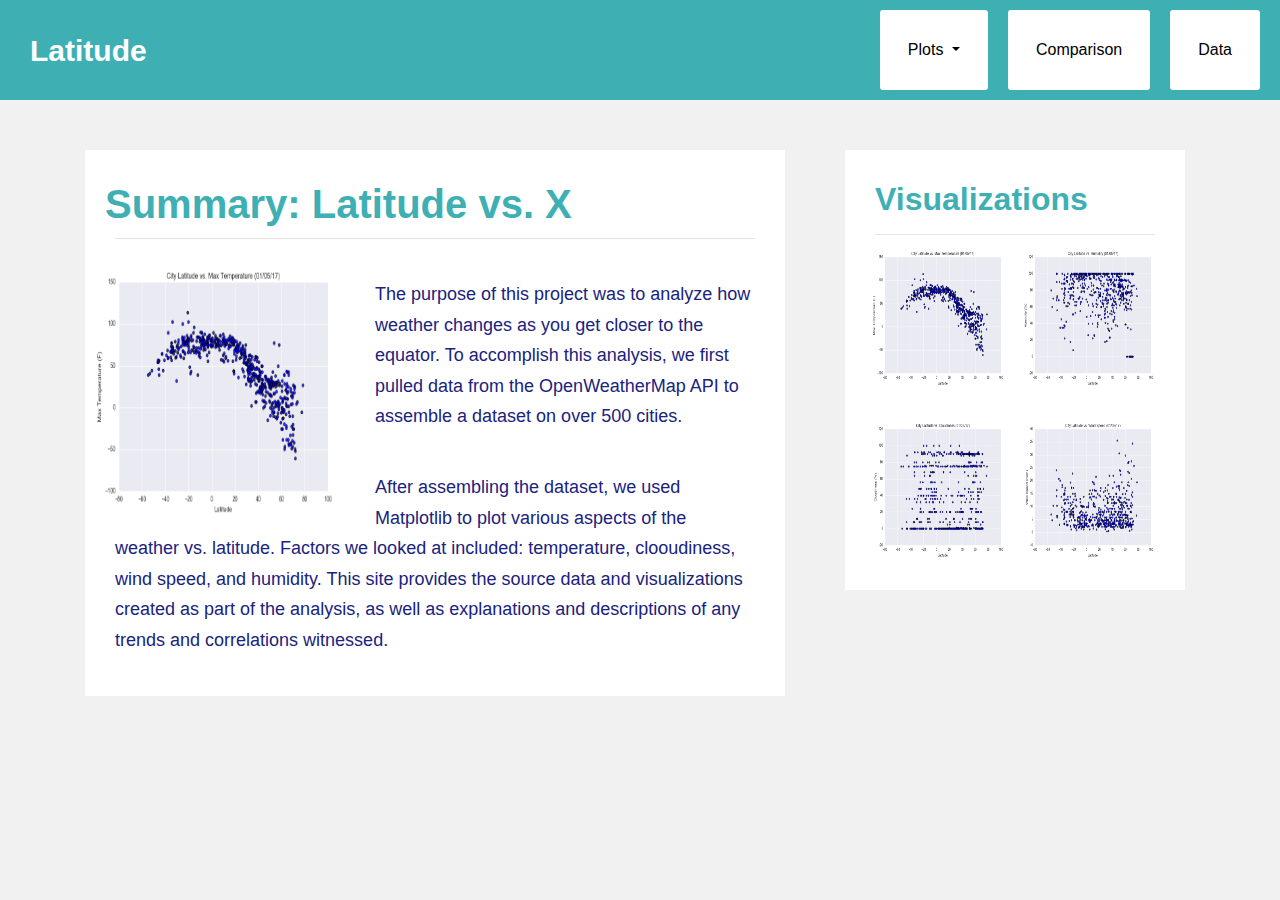
<file: index.html>
<!DOCTYPE html>
<html lang="en">

<head>
  <meta charset="UTF-8">
  <title>Latitude vs X</title>
  <link rel="stylesheet" href="https://stackpath.bootstrapcdn.com/bootstrap/4.3.1/css/bootstrap.min.css" integrity="sha384-ggOyR0iXCbMQv3Xipma34MD+dH/1fQ784/j6cY/iJTQUOhcWr7x9JvoRxT2MZw1T" crossorigin="anonymous">
  <link rel="stylesheet" href="style.css">
</head>

<body>
    
    <nav class="navbar navbar-expand-lg">
        <a class="navbar-brand" href="index.html"><strong>Latitude</strong></a>
        <button class="navbar-toggler" type="button" data-toggle="collapse" data-target="#navbarSupportedContent" aria-controls="navbarSupportedContent" aria-expanded="false" aria-label="Toggle navigation">
          <span class="navbar-toggler-icon"></span>
        </button>
      
        <div class="collapse navbar-collapse" id="navbarSupportedContent">
            <ul class="navbar-nav">
                <li class="nav-item dropdown">
                    <a class="nav-link dropdown-toggle" href="#" id="navbarDropdown" role="button" data-toggle="dropdown" aria-haspopup="true" aria-expanded="false">
                        Plots
                    </a>
                    <div class="dropdown-menu" aria-labelledby="navbarDropdown">
                        <a class="dropdown-item" href="max-temp.html">Max Temperature</a>
                        <a class="dropdown-item" href="humidity.html">Humidity</a>
                        <a class="dropdown-item" href="cloudiness.html">Cloudiness</a>
                        <a class="dropdown-item" href="windspeed.html">Windspeed</a>
                    </div>
                </li>
                <li class="nav-item">
                    <a class="nav-link" href="comparison.html">Comparison</a>
                </li>
                <li class="nav-item">
                    <a class="nav-link" href="data.html">Data</a>
                </li>
            </ul>
        </div>
    </nav>
  

    <div style="display: flex;" class="container">
        <div class="row">
            <div class="col-md-8">
                <div class="display1" style="width: auto; background-color: #ffffff; margin-right: 30px;  margin-top: 50px; overflow-y: auto;">
                    <div style="position: relative; top: 30px;">
                        <h1 style="color:#3eb0b4; margin-left: 20px;"><strong>Summary: Latitude vs. X</strong></h1>
                    </div>
                    <hr style="display: block; margin-left: 30px; margin-right: 30px; margin-top: 40px;">
                    <a target="_blank" href="Resources/assets/images/Fig1.png">
                        <img src="Resources/assets/images/Fig1.png" alt="Lat vs Temp" style="float: left; margin-right: 20px; height: 270px; max-width: 270px; display: block;">
                    </a>
                    <p style="font-size: 18px; max-width: 800px; color: #1A237E; margin-top: 40px; line-height: 1.7; margin-right: 30px;">The purpose of this project was to analyze how weather changes as you get closer to the equator. To accomplish this analysis, we first pulled data from the OpenWeatherMap API to assemble a dataset on over 500 cities.</p>
                    <p style="font-size: 18px; max-width: 800px; color: #1A237E; margin-bottom: 40px; margin-top: 40px; line-height: 1.7; margin-left: 30px; margin-right: 30px;">After assembling the dataset, we used Matplotlib to plot various aspects of the weather vs. latitude. Factors we looked at included: temperature, clooudiness, wind speed, and humidity. This site provides the source data and visualizations created as part of the analysis, as well as explanations and descriptions of any trends and correlations witnessed.</p>
                    </div>
            </div>
            <div class="col-md-4">
                <div class="display2" style="width: 340px; height: 440px; background-color: #ffffff; margin-top: 50px;">
                    <div style="position: relative; top: 30px;">
                            <h2 style="text-indent: 30px; color: #3eb0b4;"><strong>Visualizations</strong></h2>
                           
                            <hr style="display: block; margin-left: 30px; margin-right: 30px;">
                    </div>
                    <table id="images-table">
                        <tr>
                        <td>
                            <a href="max-temp.html">
                            <img src="Resources/assets/images/Fig1.png" alt="Lat vs Temp" style="max-width: 100%; display: block; margin-left: 20px; margin-right: auto; width: 150px; height: 150px; margin-top: 20px;" class="img-container">
                            </a>
                        </td>
                        <td>
                            <a href="humidity.html">
                            <img src="Resources/assets/images/Fig2.png" alt="Lat vs Humidity" style="max-width: 100%; display: block; margin-left: auto; margin-right: 20px; width: 150px; height: 150px; margin-top: 20px;" class="img-container">
                            </a>
                        </td>
                        </tr>
                        <tr>
                        <td>
                            <a href="cloudiness.html">
                            <img src="Resources/assets/images/Fig3.png" alt="Lat vs Cloudiness" style="max-width: 100%; display: block; margin-left: 20px; margin-right: auto; width: 150px; height: 150px; margin-top: 20px;" class="img-container">
                            </a>
                        </td>
                        <td>
                            <a href="windspeed.html">
                                <img src="Resources/assets/images/Fig4.png" alt="Lat vs Windspeed" style="max-width: 100%; display: block; margin-left: auto; margin-right: 20px; width: 150px; height: 150px; margin-top: 20px;" class="img-container">
                            </a>
                        </td>
                        </tr>
                    </table>
                </div>
            </div>
        </div>
      </div>

<script src="https://code.jquery.com/jquery-3.3.1.slim.min.js" integrity="sha384-q8i/X+965DzO0rT7abK41JStQIAqVgRVzpbzo5smXKp4YfRvH+8abtTE1Pi6jizo" crossorigin="anonymous"></script>
<script src="https://cdnjs.cloudflare.com/ajax/libs/popper.js/1.14.7/umd/popper.min.js" integrity="sha384-UO2eT0CpHqdSJQ6hJty5KVphtPhzWj9WO1clHTMGa3JDZwrnQq4sF86dIHNDz0W1" crossorigin="anonymous"></script>
<script src="https://stackpath.bootstrapcdn.com/bootstrap/4.3.1/js/bootstrap.min.js" integrity="sha384-JjSmVgyd0p3pXB1rRibZUAYoIIy6OrQ6VrjIEaFf/nJGzIxFDsf4x0xIM+B07jRM" crossorigin="anonymous"></script>


</body>
</html>
</file>
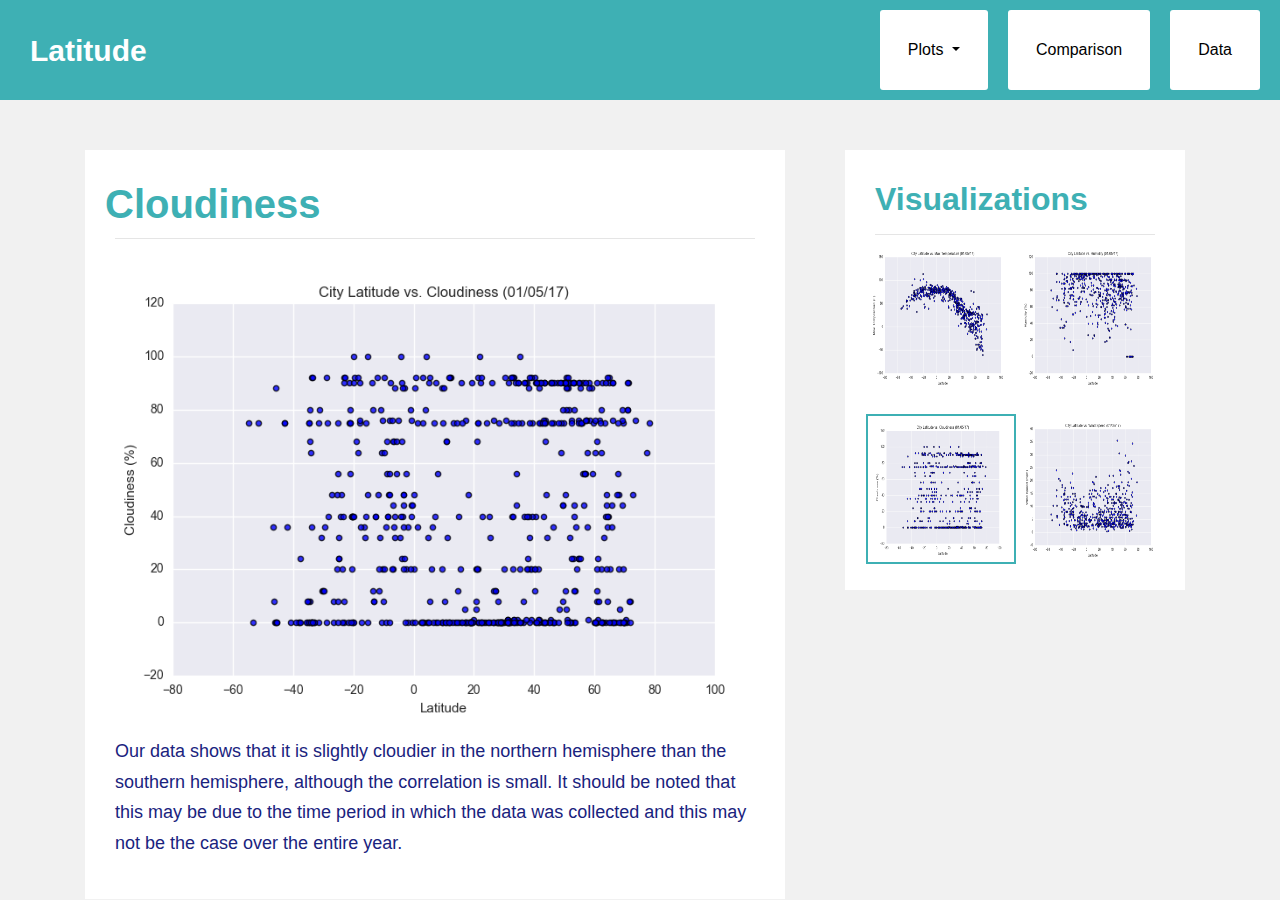
<file: cloudiness.html>
<!DOCTYPE html>
<html lang="en">

<head>
  <meta charset="UTF-8">
  <title>Cloudiness</title>
  <link rel="stylesheet" href="https://stackpath.bootstrapcdn.com/bootstrap/4.3.1/css/bootstrap.min.css" integrity="sha384-ggOyR0iXCbMQv3Xipma34MD+dH/1fQ784/j6cY/iJTQUOhcWr7x9JvoRxT2MZw1T" crossorigin="anonymous">
  <link rel="stylesheet" href="style.css">
</head>

<body>
    
    <nav class="navbar navbar-expand-lg">
        <a class="navbar-brand" href="index.html"><strong>Latitude</strong></a>
        <button class="navbar-toggler" type="button" data-toggle="collapse" data-target="#navbarSupportedContent" aria-controls="navbarSupportedContent" aria-expanded="false" aria-label="Toggle navigation">
          <span class="navbar-toggler-icon"></span>
        </button>
      
        <div class="collapse navbar-collapse" id="navbarSupportedContent">
            <ul class="navbar-nav">
                <li class="nav-item dropdown">
                    <a class="nav-link dropdown-toggle" href="#" id="navbarDropdown" role="button" data-toggle="dropdown" aria-haspopup="true" aria-expanded="false">
                        Plots
                    </a>
                    <div class="dropdown-menu" aria-labelledby="navbarDropdown">
                        <a class="dropdown-item" href="max-temp.html">Max Temperature</a>
                        <a class="dropdown-item" href="humidity.html">Humidity</a>
                        <a class="dropdown-item" href="cloudiness.html">Cloudiness</a>
                        <a class="dropdown-item" href="windspeed.html">Windspeed</a>
                    </div>
                </li>
                <li class="nav-item">
                    <a class="nav-link" href="comparison.html">Comparison</a>
                </li>
                <li class="nav-item">
                    <a class="nav-link" href="data.html">Data</a>
                </li>
            </ul>
        </div>
    </nav>

  <div style="display: flex;" class="container">
    <div class="row">
        <div class="col-md-8">
            <div class="display1" style="width: auto; overflow-y: auto; background-color: #ffffff; margin-right: 30px;  margin-top: 50px;">
                <div style="position: relative; top: 30px;">
                    <h1 style="color:#3eb0b4; margin-left: 20px;"><strong>Cloudiness</strong></h1>
                </div>
                <hr style="display: block; margin-left: 30px; margin-right: 30px; margin-top: 40px;">
                <a target="_blank" href="Resources/assets/images/Fig3.png">
                    <img src="Resources/assets/images/Fig3.png" alt="Lat vs Cloudiness" style="float: left; margin-right: 20px; height: auto; max-width: 100%; display: block;">
                </a>
                    <p style="font-size: 18px; max-width: 800px; color: #1A237E; margin-top: 40px; margin-bottom: 40px; line-height: 1.7; margin-left: 30px; margin-right: 30px;"> Our data shows that it is slightly cloudier in the northern hemisphere than the southern hemisphere, although the correlation is small. It should be noted that this may be due to the time period in which the data was collected and this may not be the case over the entire year.</p>
            </div>
        </div>
        <div class="col-md-4">
            <div class="display2" style="width: 340px; height: 440px; background-color: #ffffff; margin-top: 50px;">
                <div style="position: relative; top: 30px;">
                        <h2 style="text-indent: 30px; color: #3eb0b4;"><strong>Visualizations</strong></h2>
                       
                        <hr style="display: block; margin-left: 30px; margin-right: 30px;">
                </div>
                <table id="images-table">
                    <tr>
                    <td>
                        <a href="max-temp.html">
                        <img src="Resources/assets/images/Fig1.png" alt="Lat vs Temp" style="max-width: 100%; display: block; margin-left: 20px; margin-right: auto; width: 150px; height: 150px; margin-top: 20px;" class="img-container">
                        </a>
                    </td>
                    <td>
                        <a href="humidity.html">
                        <img src="Resources/assets/images/Fig2.png" alt="Lat vs Humidity" style="max-width: 100%; display: block; margin-left: auto; margin-right: 20px; width: 150px; height: 150px; margin-top: 20px;" class="img-container">
                        </a>
                    </td>
                    </tr>
                    <tr>
                    <td>
                        <a href="Resources/assets/images/Fig3.png">
                        <img src="Resources/assets/images/Fig3.png" alt="Lat vs Cloudiness" style="max-width: 100%; display: block; margin-left: 20px; margin-right: auto; width: 150px; height: 150px; margin-top: 20px; border: 2px solid #3eb0b4" class="img-container">
                        </a>
                    </td>
                    <td>
                        <a href="windspeed.html">
                            <img src="Resources/assets/images/Fig4.png" alt="Lat vs Windspeed" style="max-width: 100%; display: block; margin-left: auto; margin-right: 20px; width: 150px; height: 150px; margin-top: 20px;" class="img-container">
                        </a>
                    </td>
                    </tr>
                </table>
            </div>
        </div>
    </div>
  </div>


  <script src="https://code.jquery.com/jquery-3.3.1.slim.min.js" integrity="sha384-q8i/X+965DzO0rT7abK41JStQIAqVgRVzpbzo5smXKp4YfRvH+8abtTE1Pi6jizo" crossorigin="anonymous"></script>
  <script src="https://cdnjs.cloudflare.com/ajax/libs/popper.js/1.14.7/umd/popper.min.js" integrity="sha384-UO2eT0CpHqdSJQ6hJty5KVphtPhzWj9WO1clHTMGa3JDZwrnQq4sF86dIHNDz0W1" crossorigin="anonymous"></script>
  <script src="https://stackpath.bootstrapcdn.com/bootstrap/4.3.1/js/bootstrap.min.js" integrity="sha384-JjSmVgyd0p3pXB1rRibZUAYoIIy6OrQ6VrjIEaFf/nJGzIxFDsf4x0xIM+B07jRM" crossorigin="anonymous"></script>
  

</body>
</html>
</file>
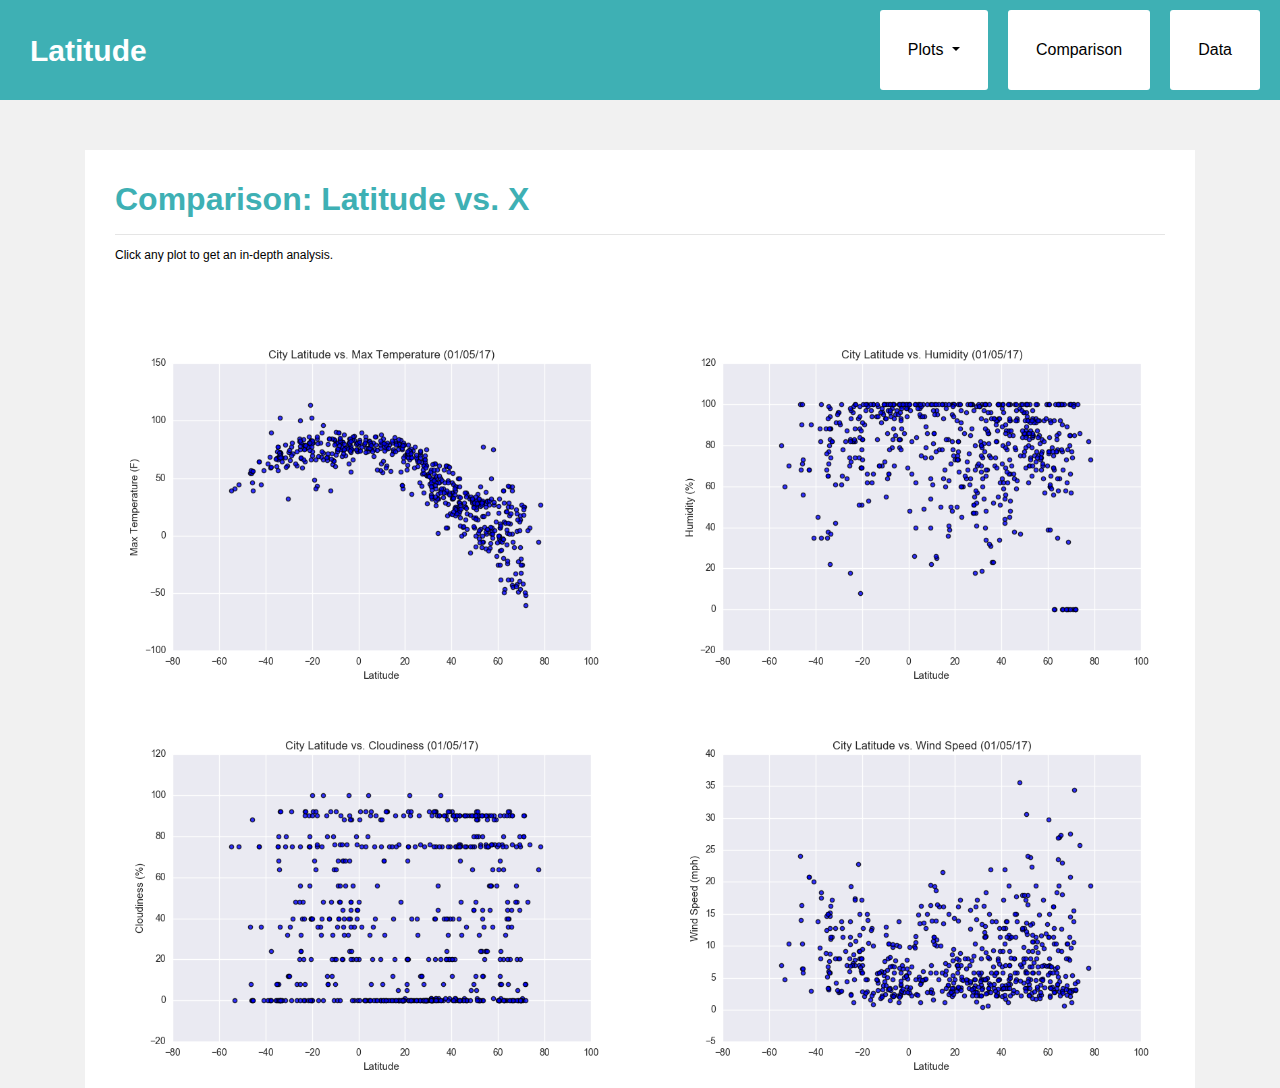
<file: comparison.html>
<!DOCTYPE html>
<html lang="en">

<head>
  <meta charset="UTF-8">
  <title>Comparison</title>
  <link rel="stylesheet" href="https://stackpath.bootstrapcdn.com/bootstrap/4.3.1/css/bootstrap.min.css" integrity="sha384-ggOyR0iXCbMQv3Xipma34MD+dH/1fQ784/j6cY/iJTQUOhcWr7x9JvoRxT2MZw1T" crossorigin="anonymous">
  <link rel="stylesheet" href="style.css">
</head>

<body id="Comparison">
        
    <nav class="navbar navbar-expand-lg">
        <a class="navbar-brand" href="index.html"><strong>Latitude</strong></a>
        <button class="navbar-toggler" type="button" data-toggle="collapse" data-target="#navbarSupportedContent" aria-controls="navbarSupportedContent" aria-expanded="false" aria-label="Toggle navigation">
          <span class="navbar-toggler-icon"></span>
        </button>
      
        <div class="collapse navbar-collapse" id="navbarSupportedContent">
            <ul class="navbar-nav">
                <li class="nav-item dropdown">
                    <a class="nav-link dropdown-toggle" href="#" id="navbarDropdown" role="button" data-toggle="dropdown" aria-haspopup="true" aria-expanded="false">
                        Plots
                    </a>
                    <div class="dropdown-menu" aria-labelledby="navbarDropdown">
                        <a class="dropdown-item" href="max-temp.html">Max Temperature</a>
                        <a class="dropdown-item" href="humidity.html">Humidity</a>
                        <a class="dropdown-item" href="cloudiness.html">Cloudiness</a>
                        <a class="dropdown-item" href="windspeed.html">Windspeed</a>
                    </div>
                </li>
                <li class="nav-item">
                    <a class="nav-link" href="comparison.html">Comparison</a>
                </li>
                <li class="nav-item">
                    <a class="nav-link" href="data.html">Data</a>
                </li>
            </ul>
        </div>
    </nav>

    <div style="display: flex;" class="container">
        <div class="row">
          <div class="col-md-12">
            <div class="display1" style="overflow-y: auto; background-color: #ffffff; margin-top: 50px;">
              <div style="position: relative; top: 30px;">
                <h2 style="text-indent: 30px; color: #3eb0b4;"><strong>Comparison: Latitude vs. X</strong></h2>
                <hr style="display: block; margin-left: 30px; margin-right: 30px;">
              </div>
              <div>
                <p style="font-size: 12px; max-width: 800px; color: black; margin-top: 40px; margin-bottom: 40px; line-height: 1.7; margin-left: 30px; margin-right: 30px;"> Click any plot to get an in-depth analysis.</p>
              </div>
              <div class="row">
                <div class="col-md-12 col-lg-6">
                  <a href="max-temp.html">
                    <img src="Resources/assets/images/Fig1.png" alt="Lat vs Temp" style="max-width: 100%; display: block; margin-left: 20px; margin-right: auto; margin-top: 20px;" class="img-container">
                  </a>
                </div>
                <div class="col-md-12 col-lg-6">
                  <a href="humidity.html">
                    <img src="Resources/assets/images/Fig2.png" alt="Lat vs Humidity" style="max-width: 100%; display: block; margin-left: auto; margin-right: 20px; margin-top: 20px;" class="img-container">
                  </a>
                </div>
                <div class="col-md-12 col-lg-6">
                  <a href="cloudiness.html">
                    <img src="Resources/assets/images/Fig3.png" alt="Lat vs Cloudiness" style="max-width: 100%; display: block; margin-left: 20px; margin-right: auto; margin-top: 20px;" class="img-container">
                  </a>
                </div>
                <div class="col-md-12 col-lg-6">
                  <a href="windspeed.html">
                    <img src="Resources/assets/images/Fig4.png" alt="Lat vs Windspeed" style="max-width: 100%; display: block; margin-left: auto; margin-right: 20px; margin-top: 20px;" class="img-container">
                  </a>
                </div>
              </div>
            </div>
          </div>
        </div>
      </div>
      


  <script src="https://code.jquery.com/jquery-3.3.1.slim.min.js" integrity="sha384-q8i/X+965DzO0rT7abK41JStQIAqVgRVzpbzo5smXKp4YfRvH+8abtTE1Pi6jizo" crossorigin="anonymous"></script>
  <script src="https://cdnjs.cloudflare.com/ajax/libs/popper.js/1.14.7/umd/popper.min.js" integrity="sha384-UO2eT0CpHqdSJQ6hJty5KVphtPhzWj9WO1clHTMGa3JDZwrnQq4sF86dIHNDz0W1" crossorigin="anonymous"></script>
  <script src="https://stackpath.bootstrapcdn.com/bootstrap/4.3.1/js/bootstrap.min.js" integrity="sha384-JjSmVgyd0p3pXB1rRibZUAYoIIy6OrQ6VrjIEaFf/nJGzIxFDsf4x0xIM+B07jRM" crossorigin="anonymous"></script>
  

</body>
</html>
</file>
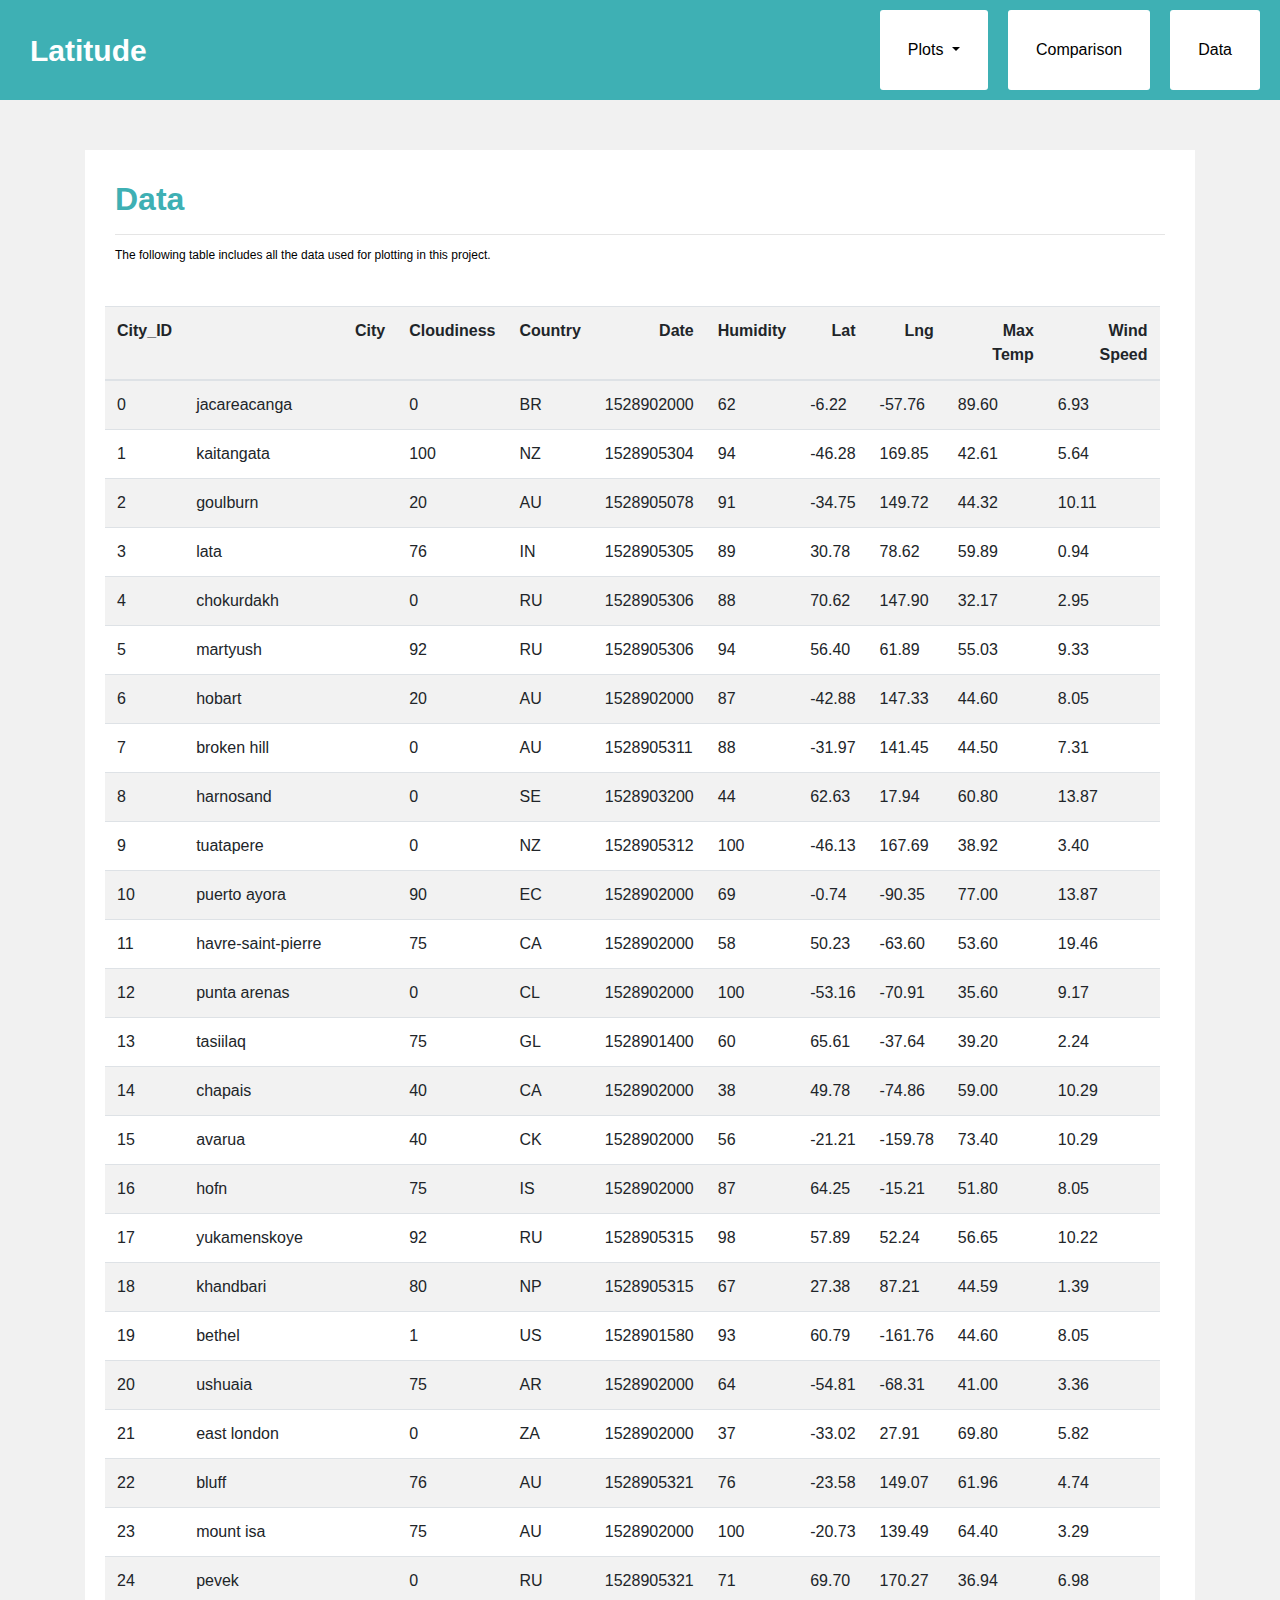
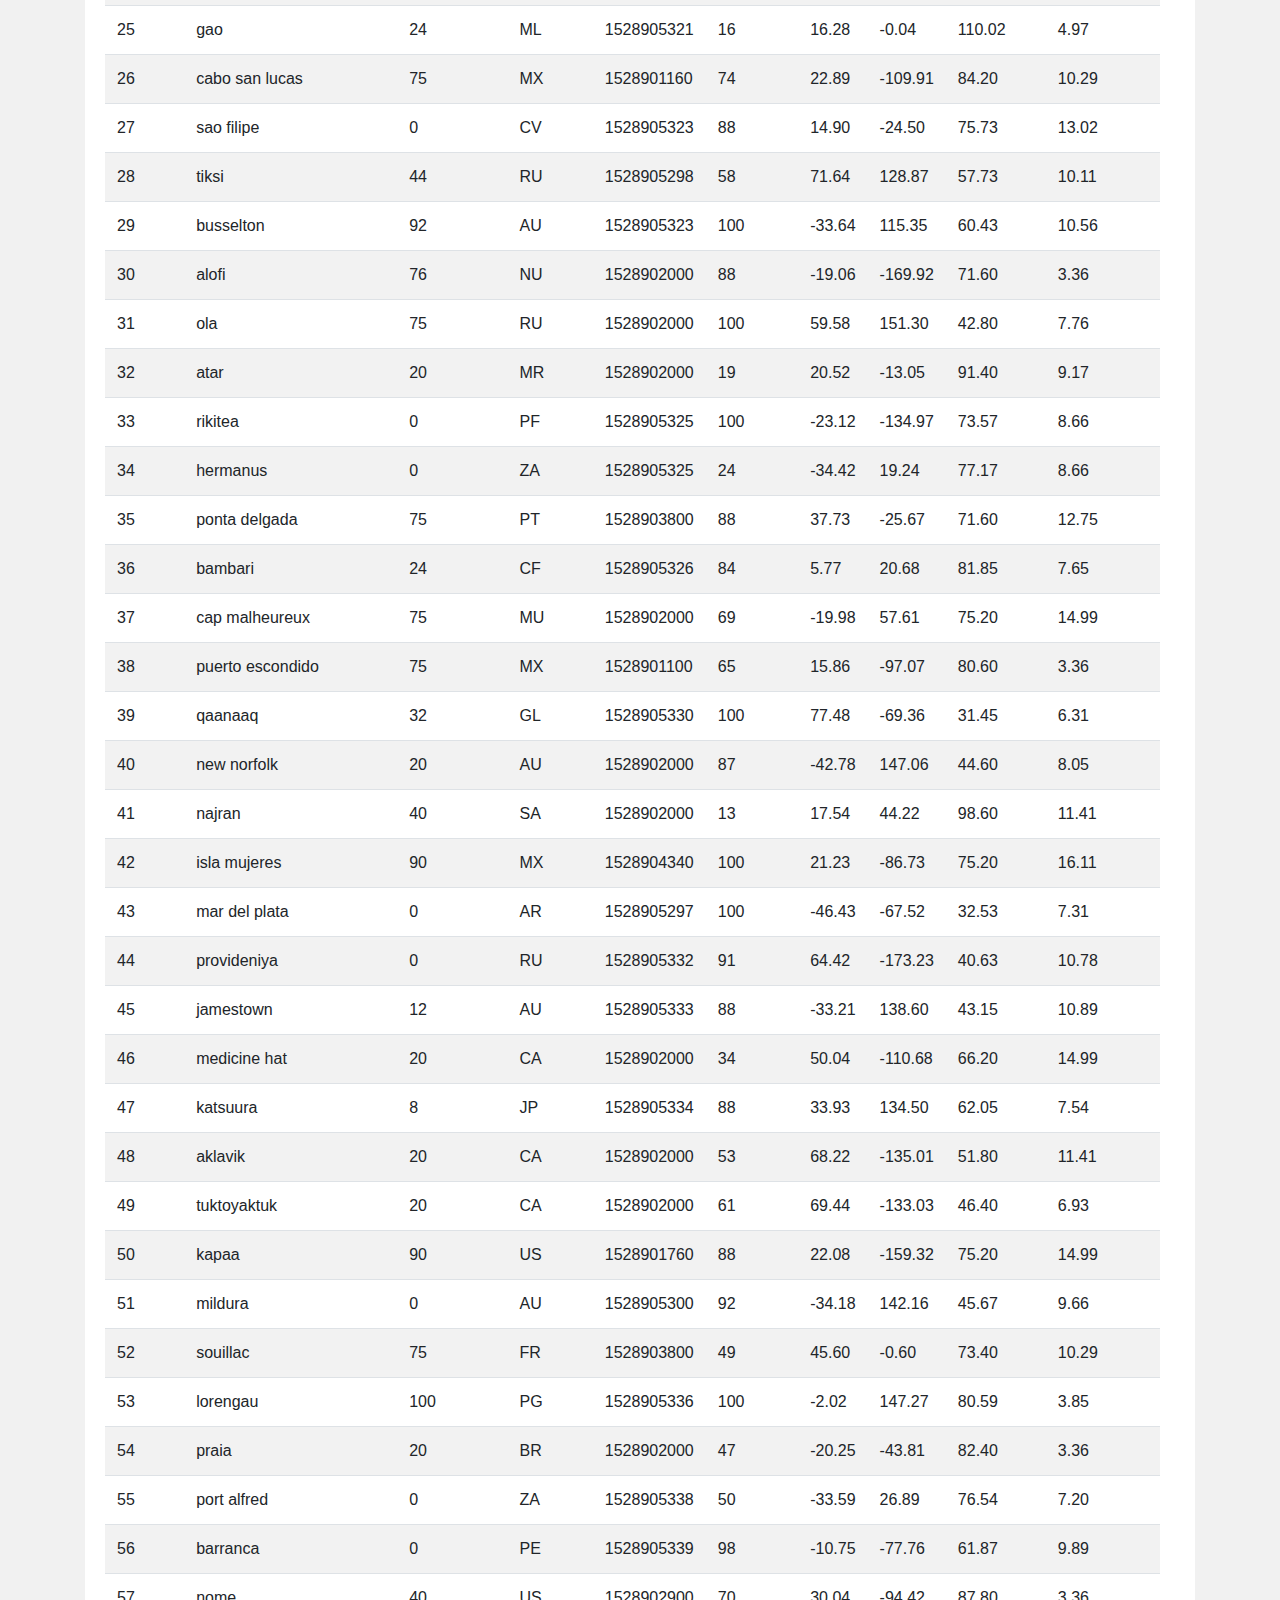
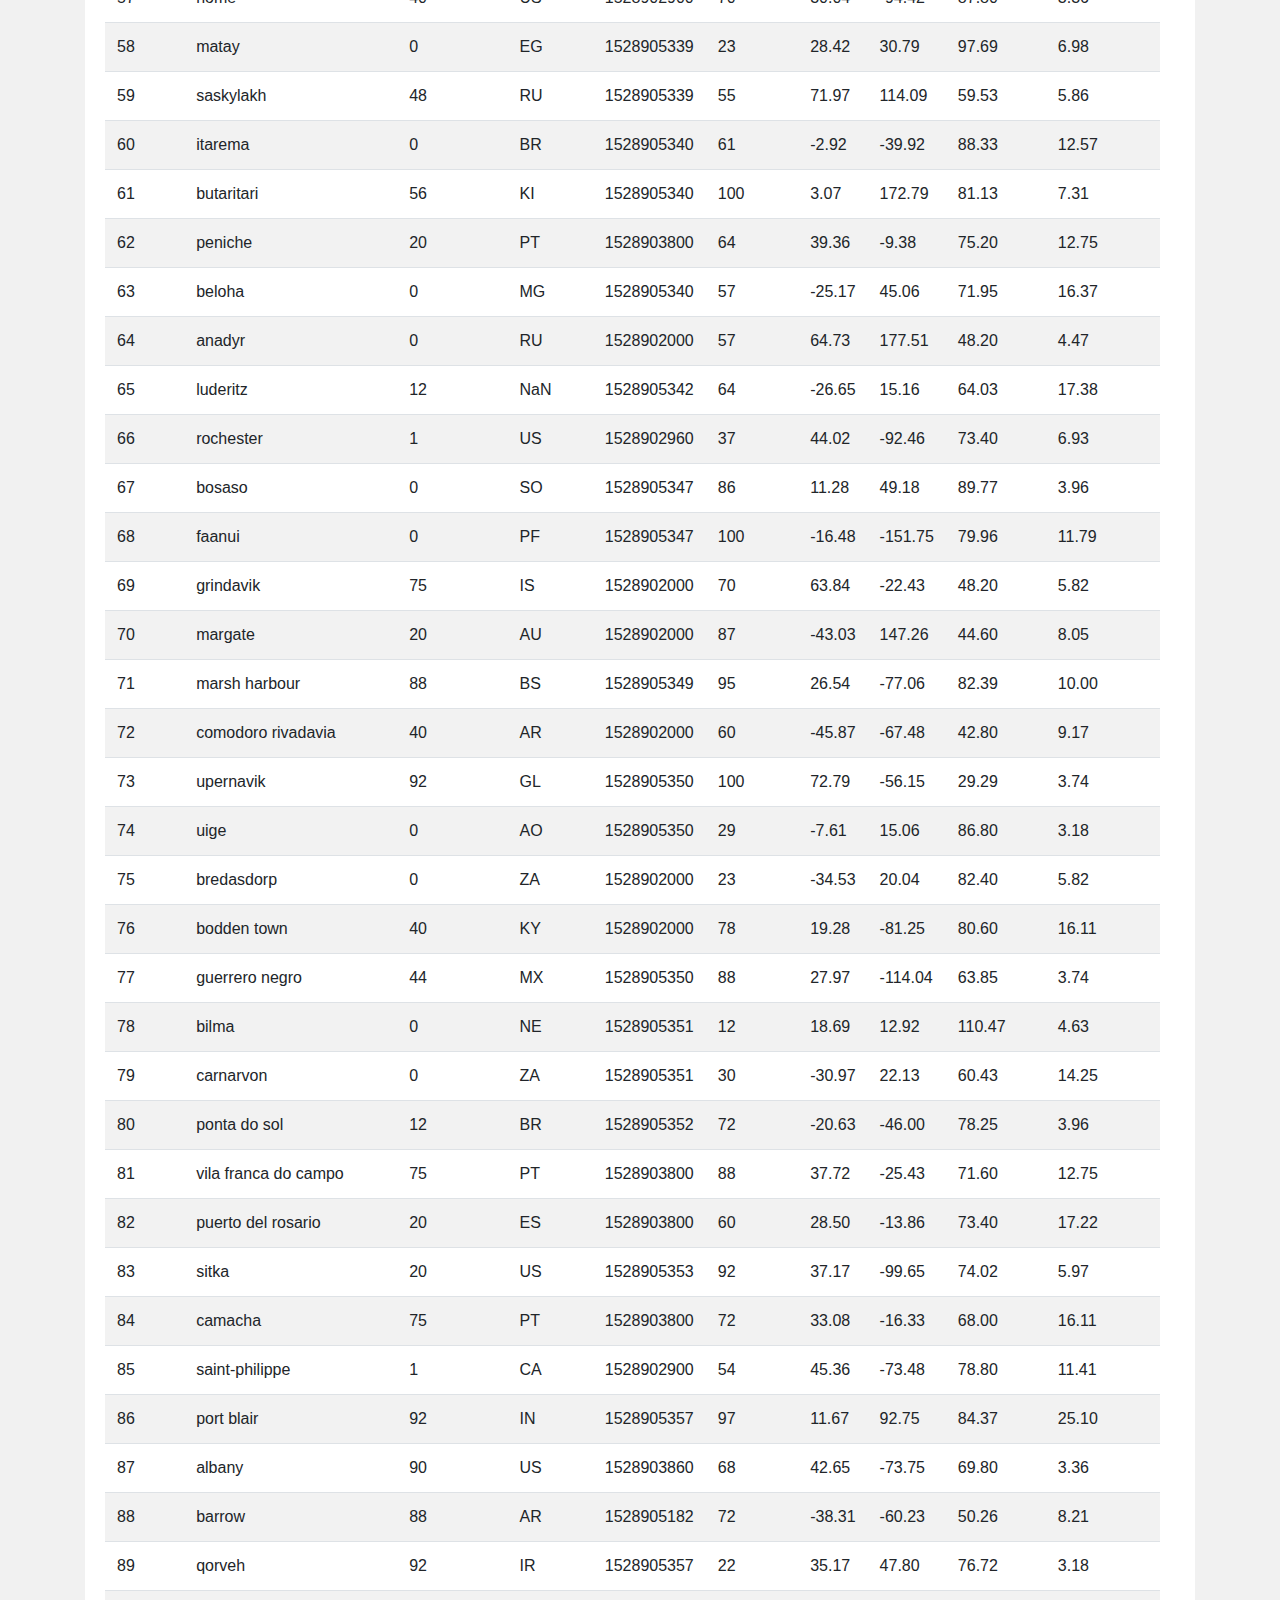
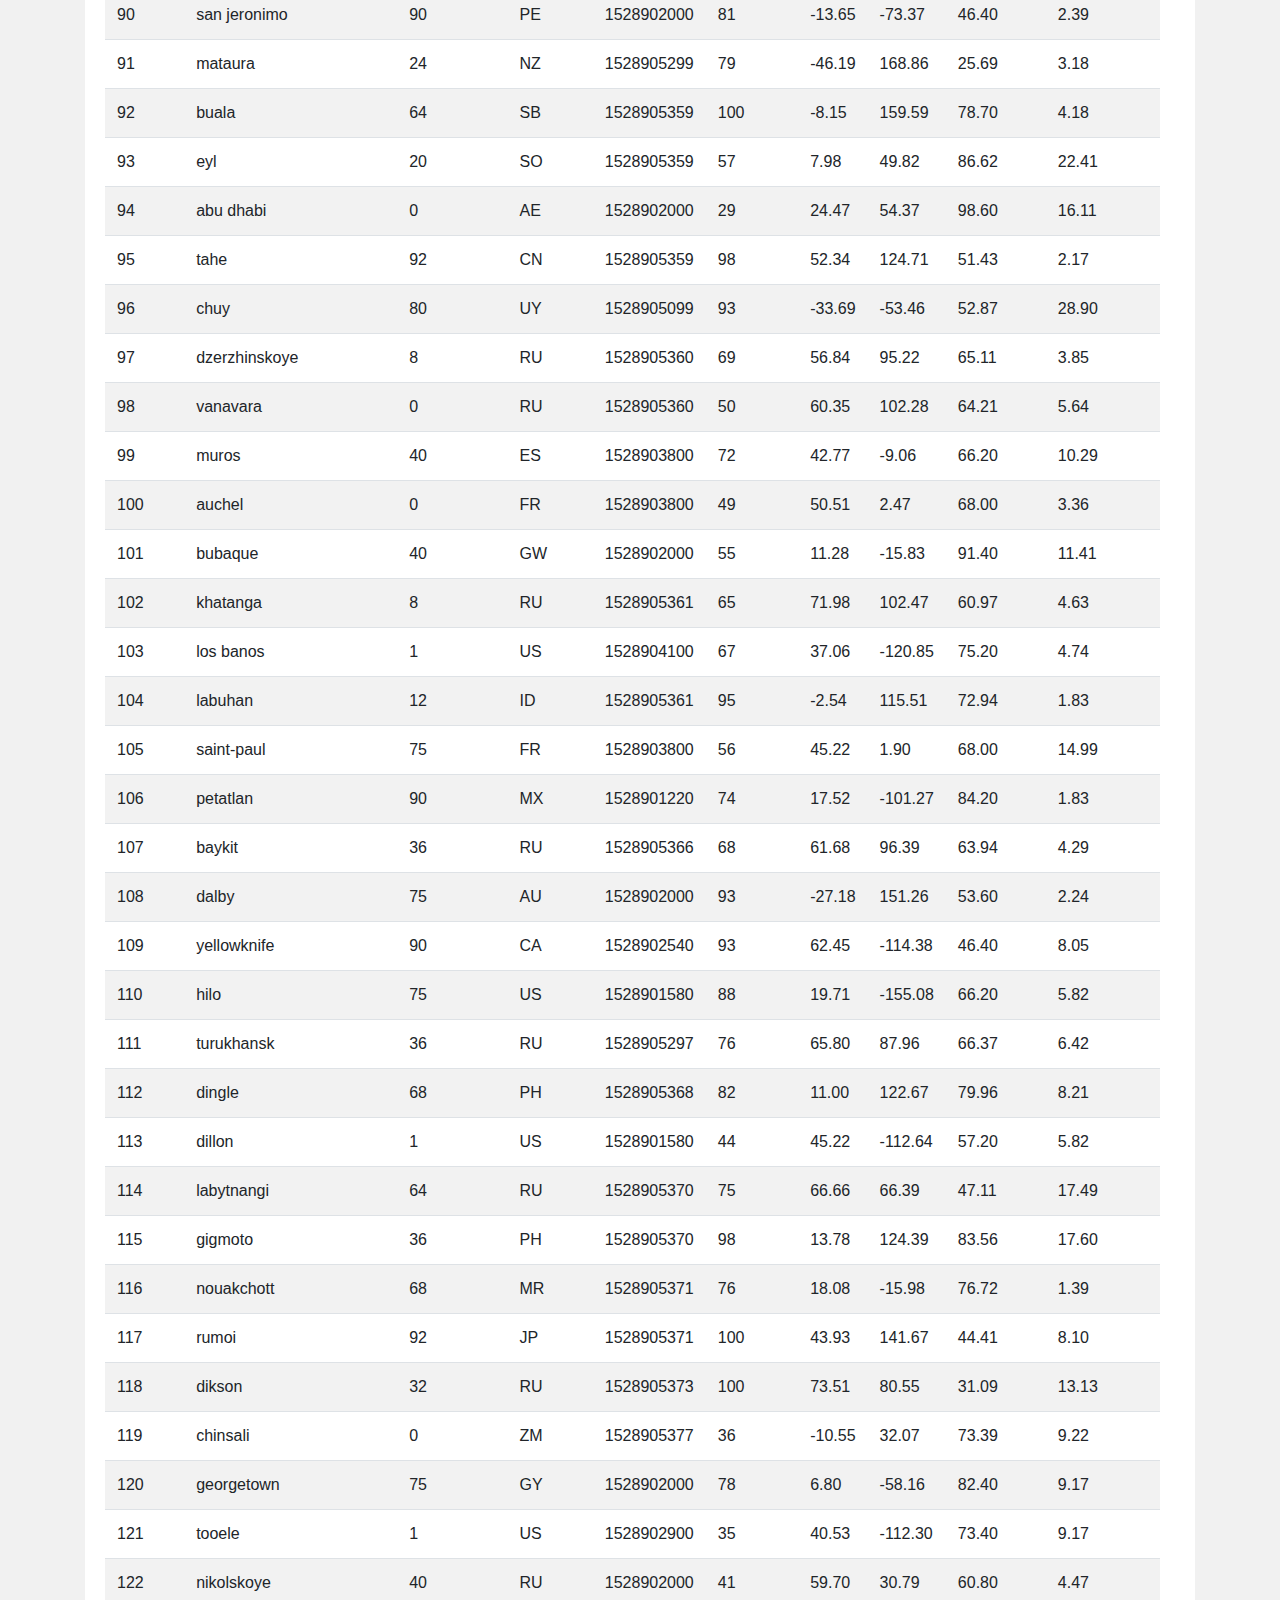
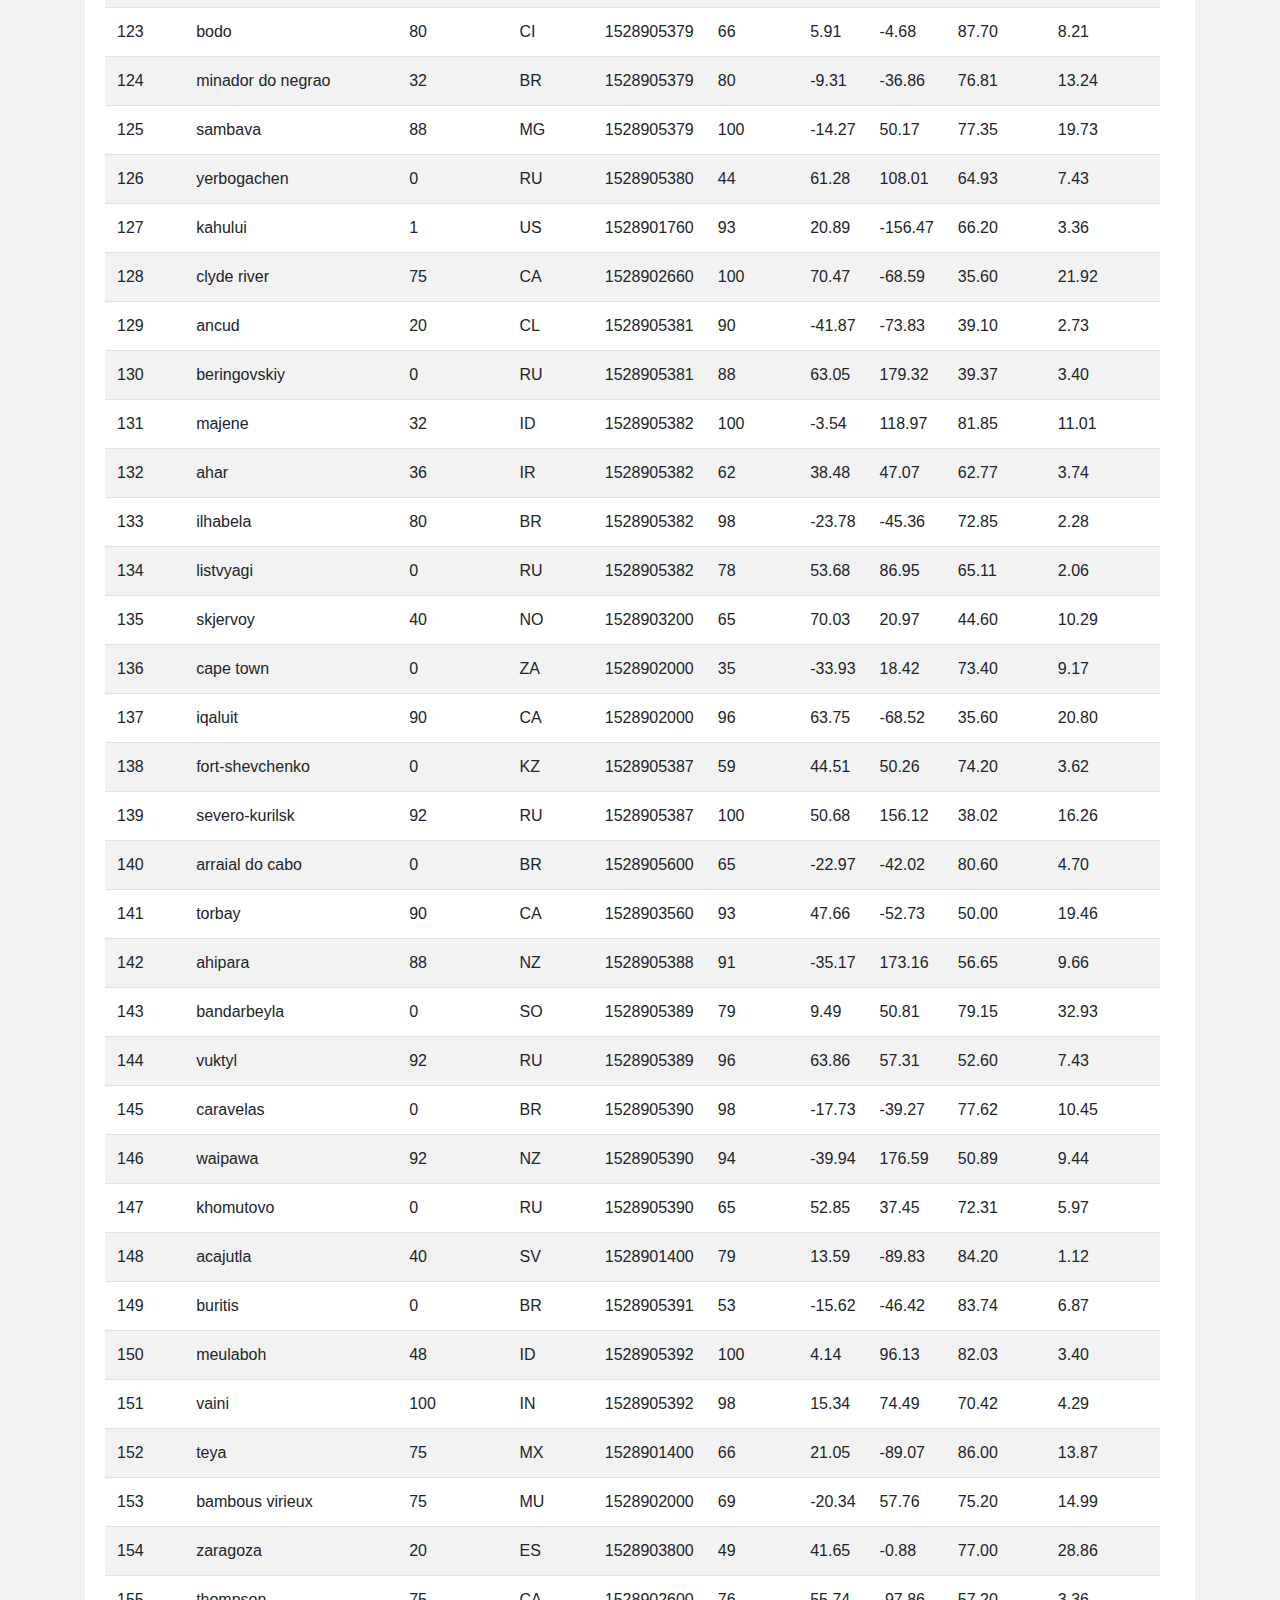
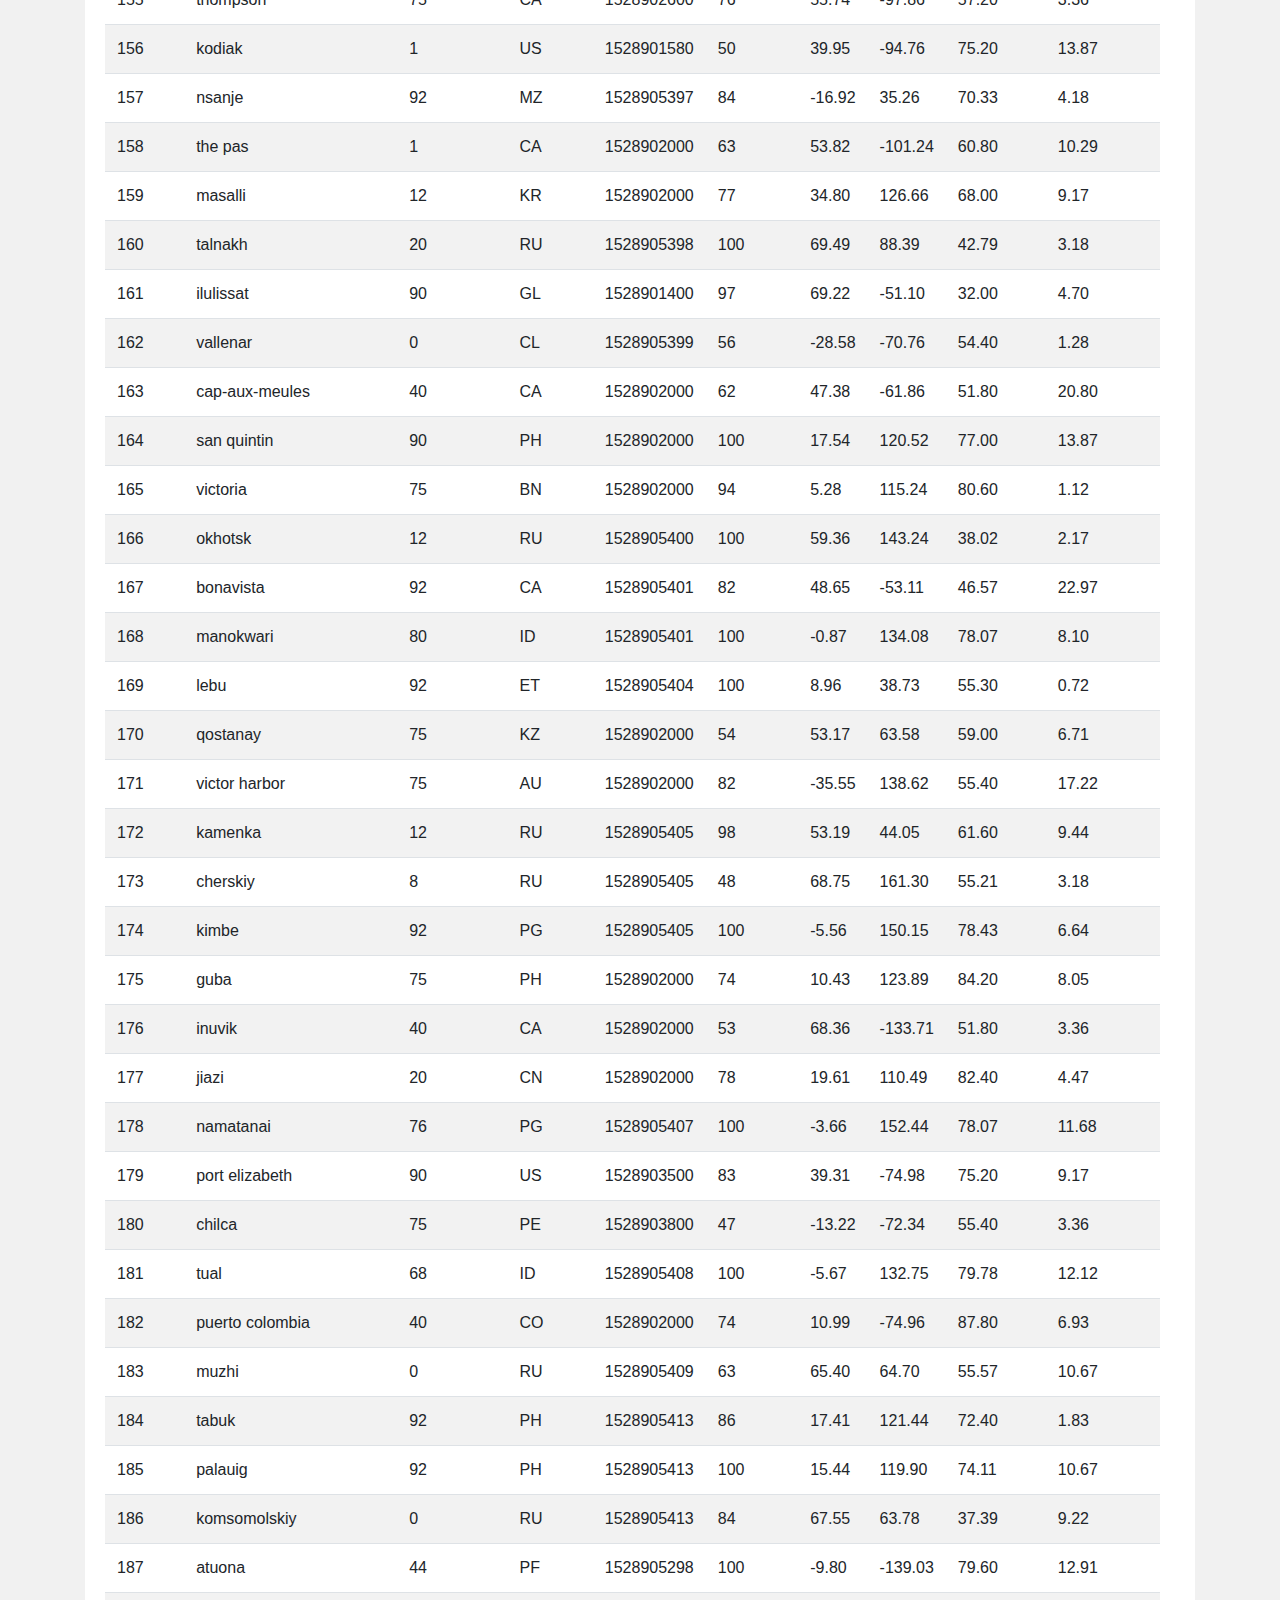
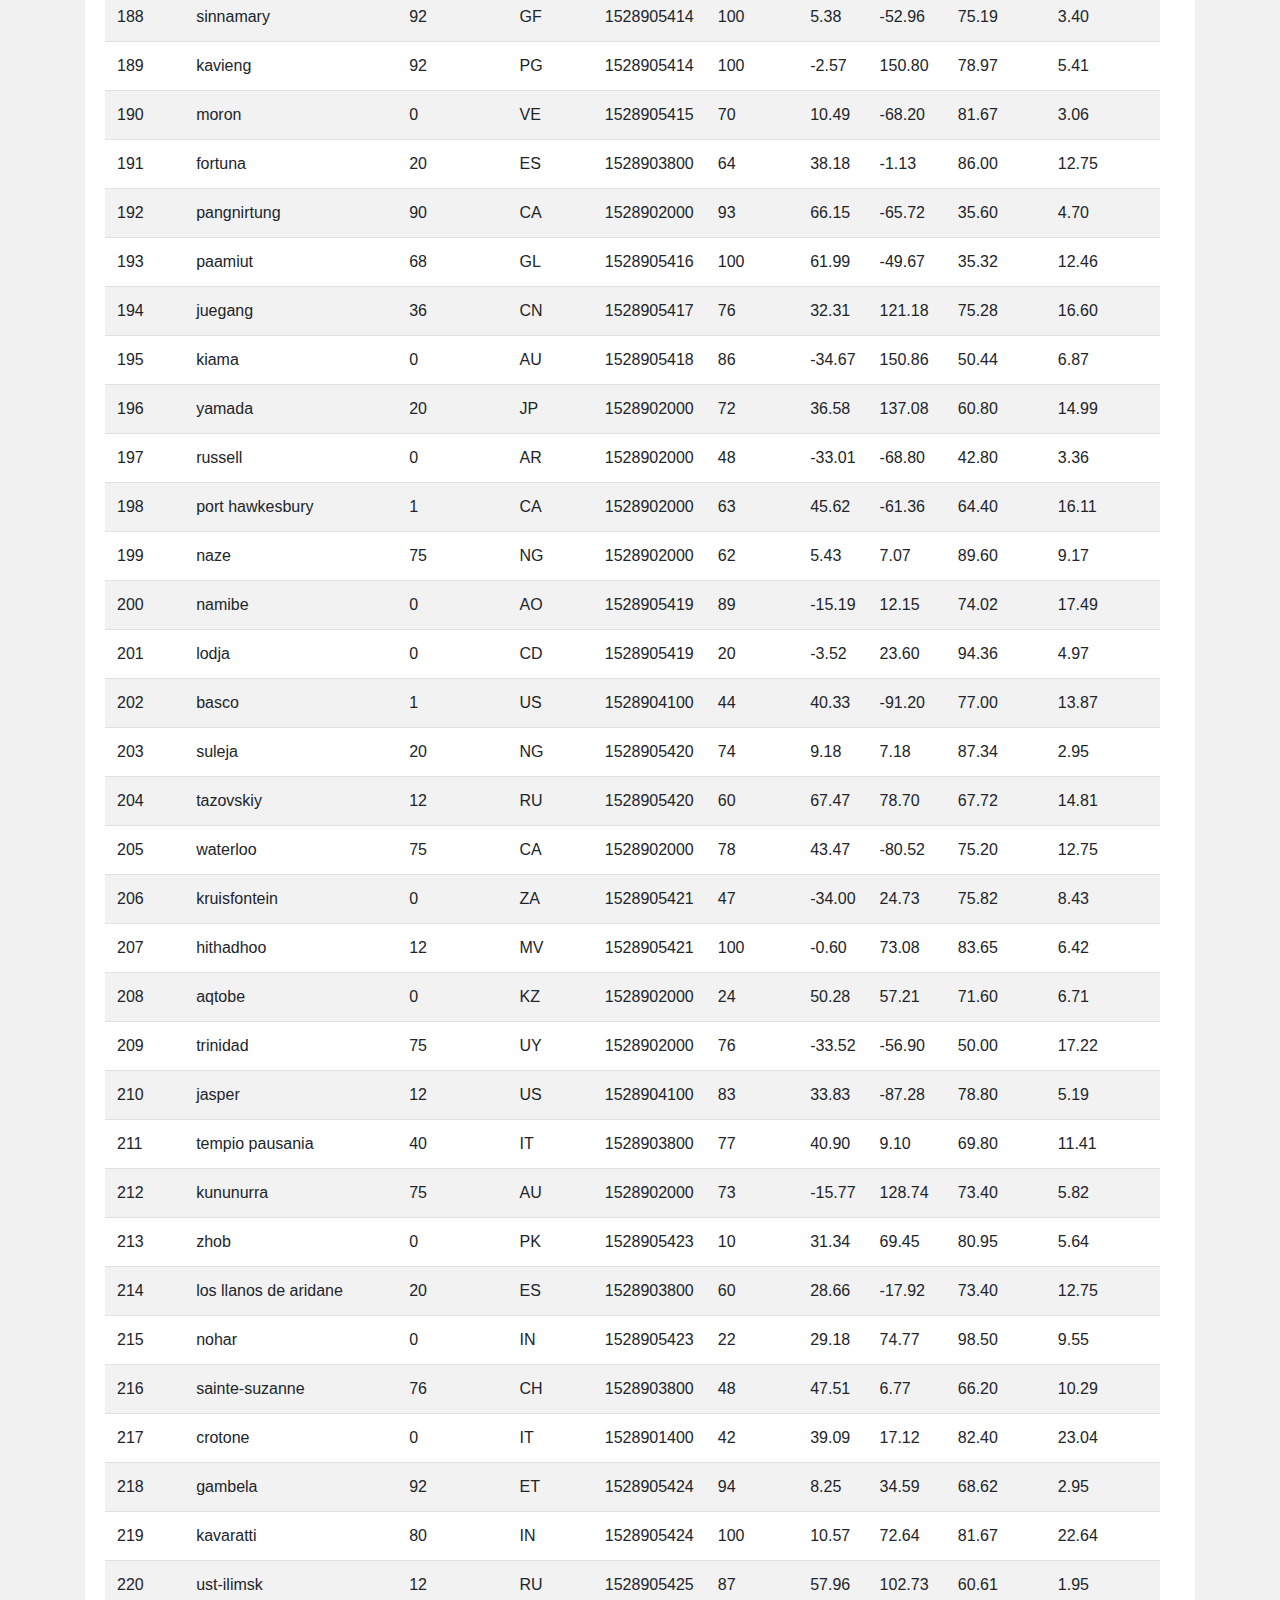
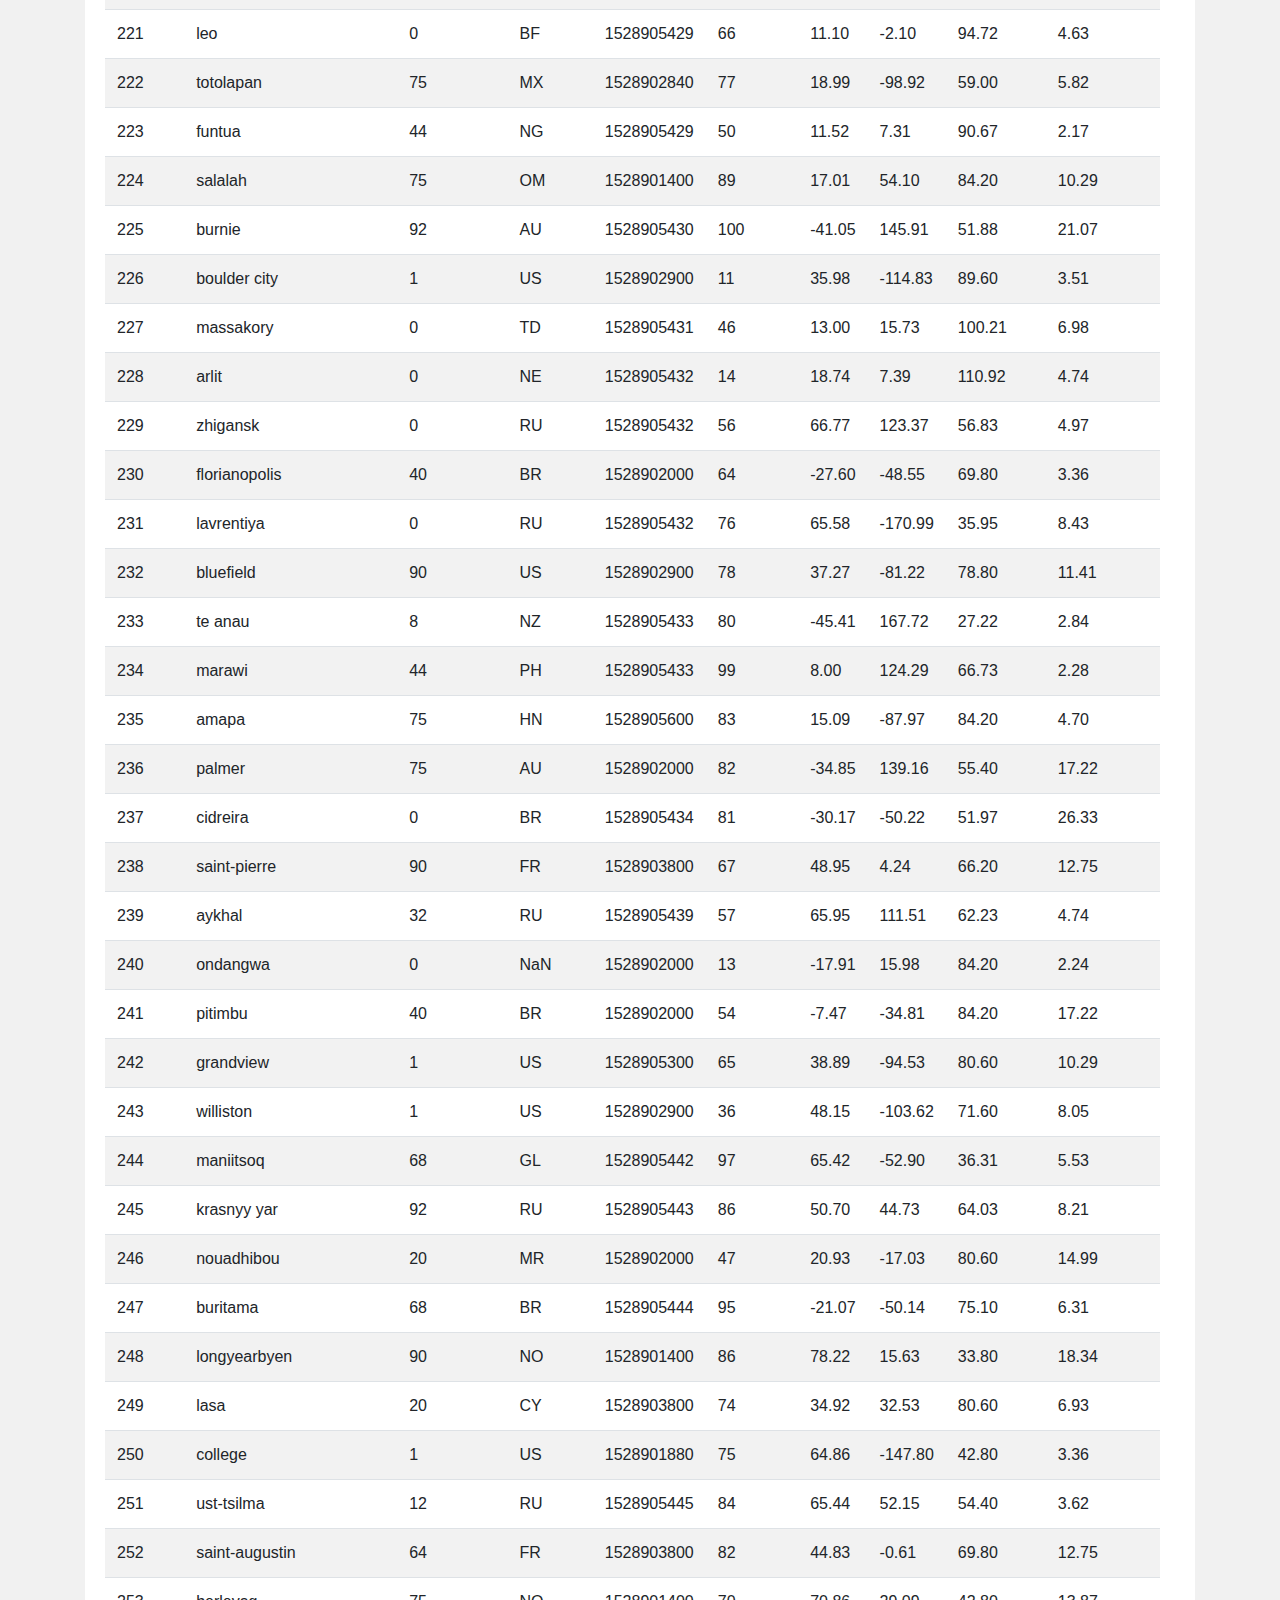
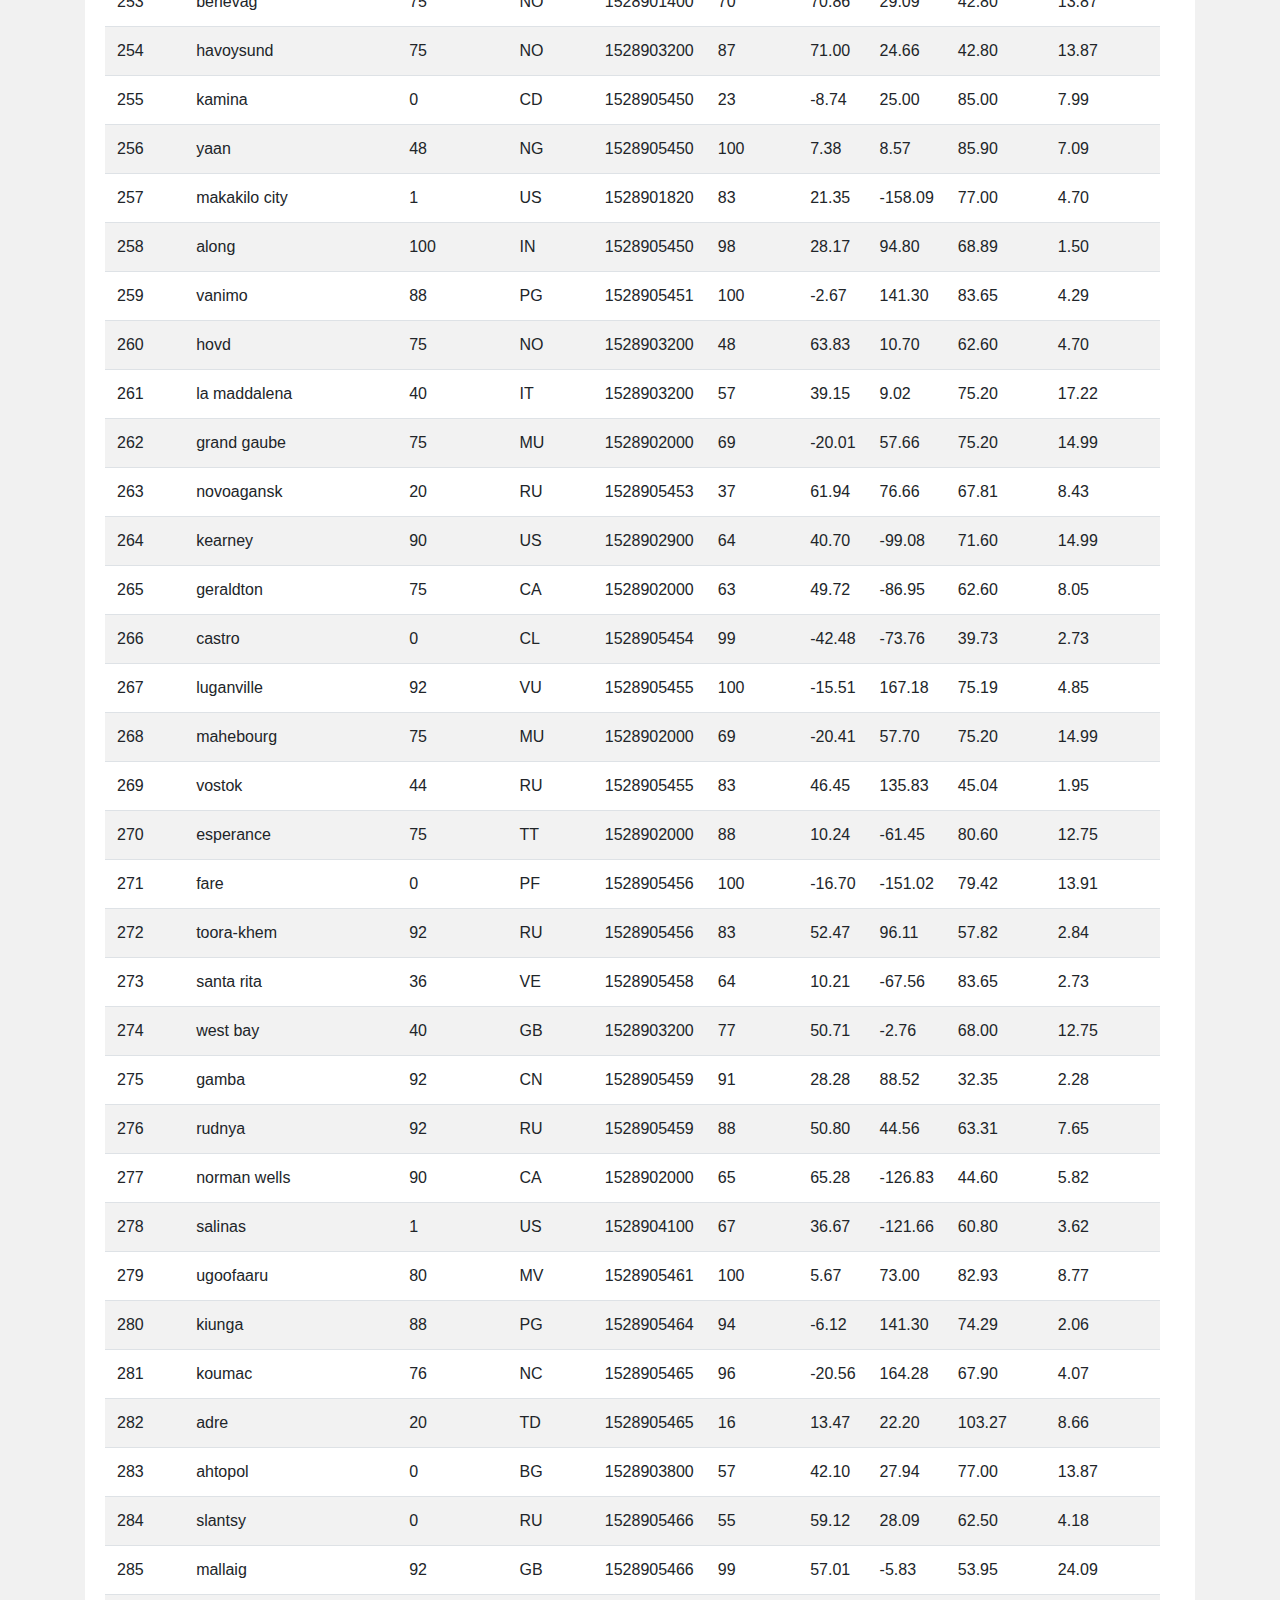
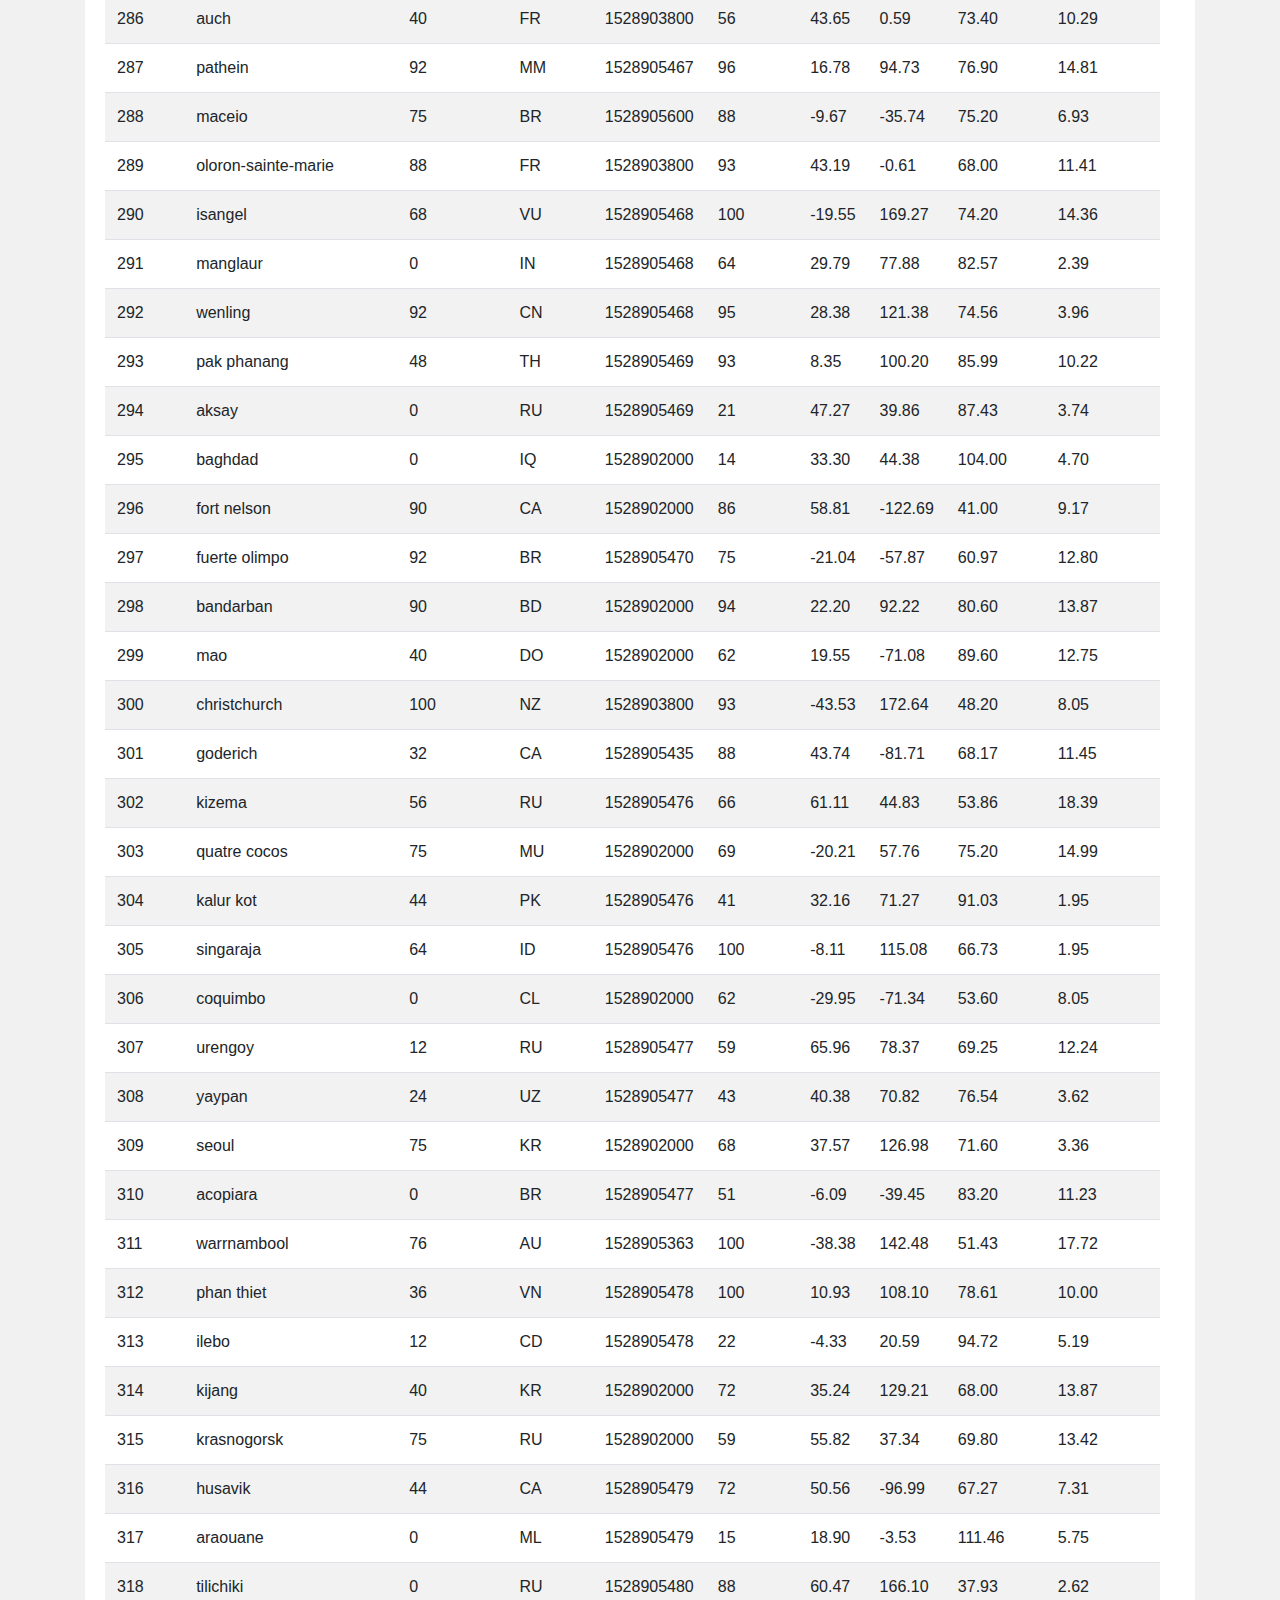
<file: data.html>
<!DOCTYPE html>
<html lang="en">

<head>
  <meta charset="UTF-8">
  <title>Data</title>
  <link rel="stylesheet" href="https://stackpath.bootstrapcdn.com/bootstrap/4.3.1/css/bootstrap.min.css" integrity="sha384-ggOyR0iXCbMQv3Xipma34MD+dH/1fQ784/j6cY/iJTQUOhcWr7x9JvoRxT2MZw1T" crossorigin="anonymous">
  <link rel="stylesheet" href="style.css">
  <meta name="viewport" content="width=device-width, initial-scale=1">
  <style>
		.table-responsive {
			margin: 20px;
		}
  </style>
</head>

<body>
    
    <nav class="navbar navbar-expand-lg">
        <a class="navbar-brand" href="index.html"><strong>Latitude</strong></a>
        <button class="navbar-toggler" type="button" data-toggle="collapse" data-target="#navbarSupportedContent" aria-controls="navbarSupportedContent" aria-expanded="false" aria-label="Toggle navigation">
          <span class="navbar-toggler-icon"></span>
        </button>
      
        <div class="collapse navbar-collapse" id="navbarSupportedContent">
            <ul class="navbar-nav">
                <li class="nav-item dropdown">
                    <a class="nav-link dropdown-toggle" href="#" id="navbarDropdown" role="button" data-toggle="dropdown" aria-haspopup="true" aria-expanded="false">
                        Plots
                    </a>
                    <div class="dropdown-menu" aria-labelledby="navbarDropdown">
                        <a class="dropdown-item" href="max-temp.html">Max Temperature</a>
                        <a class="dropdown-item" href="humidity.html">Humidity</a>
                        <a class="dropdown-item" href="cloudiness.html">Cloudiness</a>
                        <a class="dropdown-item" href="windspeed.html">Windspeed</a>
                    </div>
                </li>
                <li class="nav-item">
                    <a class="nav-link" href="comparison.html">Comparison</a>
                </li>
                <li class="nav-item">
                    <a class="nav-link" href="data.html">Data</a>
                </li>
            </ul>
        </div>
    </nav>


    <div class="container">
        <div class="row">
          <div class="col-12">
            <div class="display1" style="overflow-y: auto; background-color: #ffffff ; margin-top: 50px;">
              <div style="position: relative; top: 30px;">
                <h2 style="text-indent: 30px; color: #3eb0b4;"><strong>Data</strong></h2>
                <hr style="display: block; margin-left: 30px; margin-right: 30px;">
              </div>
              <div>
                <p style="font-size: 12px; color: black; margin-top: 40px; margin-bottom: 40px; line-height: 1.7; margin-left: 30px; margin-right: 30px;">The following table includes all the data used for plotting in this project.</p>
              </div>
              <div class="table-responsive">
                <table class="table table-striped" style="max-width: 95%; padding: 0; margin: 0;">
                
                      <tr style="text-align: right;">
                        <th>City_ID</th>
                        <th>City</th>
                        <th>Cloudiness</th>
                        <th>Country</th>
                        <th>Date</th>
                        <th>Humidity</th>
                        <th>Lat</th>
                        <th>Lng</th>
                        <th>Max Temp</th>
                        <th>Wind Speed</th>
                      </tr>
                    </thead>
                    <tbody>
                      <tr>
                        <td>0</td>
                        <td>jacareacanga</td>
                        <td>0</td>
                        <td>BR</td>
                        <td>1528902000</td>
                        <td>62</td>
                        <td>-6.22</td>
                        <td>-57.76</td>
                        <td>89.60</td>
                        <td>6.93</td>
                      </tr>
                      <tr>
                        <td>1</td>
                        <td>kaitangata</td>
                        <td>100</td>
                        <td>NZ</td>
                        <td>1528905304</td>
                        <td>94</td>
                        <td>-46.28</td>
                        <td>169.85</td>
                        <td>42.61</td>
                        <td>5.64</td>
                      </tr>
                      <tr>
                        <td>2</td>
                        <td>goulburn</td>
                        <td>20</td>
                        <td>AU</td>
                        <td>1528905078</td>
                        <td>91</td>
                        <td>-34.75</td>
                        <td>149.72</td>
                        <td>44.32</td>
                        <td>10.11</td>
                      </tr>
                      <tr>
                        <td>3</td>
                        <td>lata</td>
                        <td>76</td>
                        <td>IN</td>
                        <td>1528905305</td>
                        <td>89</td>
                        <td>30.78</td>
                        <td>78.62</td>
                        <td>59.89</td>
                        <td>0.94</td>
                      </tr>
                      <tr>
                        <td>4</td>
                        <td>chokurdakh</td>
                        <td>0</td>
                        <td>RU</td>
                        <td>1528905306</td>
                        <td>88</td>
                        <td>70.62</td>
                        <td>147.90</td>
                        <td>32.17</td>
                        <td>2.95</td>
                      </tr>
                      <tr>
                        <td>5</td>
                        <td>martyush</td>
                        <td>92</td>
                        <td>RU</td>
                        <td>1528905306</td>
                        <td>94</td>
                        <td>56.40</td>
                        <td>61.89</td>
                        <td>55.03</td>
                        <td>9.33</td>
                      </tr>
                      <tr>
                        <td>6</td>
                        <td>hobart</td>
                        <td>20</td>
                        <td>AU</td>
                        <td>1528902000</td>
                        <td>87</td>
                        <td>-42.88</td>
                        <td>147.33</td>
                        <td>44.60</td>
                        <td>8.05</td>
                      </tr>
                      <tr>
                        <td>7</td>
                        <td>broken hill</td>
                        <td>0</td>
                        <td>AU</td>
                        <td>1528905311</td>
                        <td>88</td>
                        <td>-31.97</td>
                        <td>141.45</td>
                        <td>44.50</td>
                        <td>7.31</td>
                      </tr>
                      <tr>
                        <td>8</td>
                        <td>harnosand</td>
                        <td>0</td>
                        <td>SE</td>
                        <td>1528903200</td>
                        <td>44</td>
                        <td>62.63</td>
                        <td>17.94</td>
                        <td>60.80</td>
                        <td>13.87</td>
                      </tr>
                      <tr>
                        <td>9</td>
                        <td>tuatapere</td>
                        <td>0</td>
                        <td>NZ</td>
                        <td>1528905312</td>
                        <td>100</td>
                        <td>-46.13</td>
                        <td>167.69</td>
                        <td>38.92</td>
                        <td>3.40</td>
                      </tr>
                      <tr>
                        <td>10</td>
                        <td>puerto ayora</td>
                        <td>90</td>
                        <td>EC</td>
                        <td>1528902000</td>
                        <td>69</td>
                        <td>-0.74</td>
                        <td>-90.35</td>
                        <td>77.00</td>
                        <td>13.87</td>
                      </tr>
                      <tr>
                        <td>11</td>
                        <td>havre-saint-pierre</td>
                        <td>75</td>
                        <td>CA</td>
                        <td>1528902000</td>
                        <td>58</td>
                        <td>50.23</td>
                        <td>-63.60</td>
                        <td>53.60</td>
                        <td>19.46</td>
                      </tr>
                      <tr>
                        <td>12</td>
                        <td>punta arenas</td>
                        <td>0</td>
                        <td>CL</td>
                        <td>1528902000</td>
                        <td>100</td>
                        <td>-53.16</td>
                        <td>-70.91</td>
                        <td>35.60</td>
                        <td>9.17</td>
                      </tr>
                      <tr>
                        <td>13</td>
                        <td>tasiilaq</td>
                        <td>75</td>
                        <td>GL</td>
                        <td>1528901400</td>
                        <td>60</td>
                        <td>65.61</td>
                        <td>-37.64</td>
                        <td>39.20</td>
                        <td>2.24</td>
                      </tr>
                      <tr>
                        <td>14</td>
                        <td>chapais</td>
                        <td>40</td>
                        <td>CA</td>
                        <td>1528902000</td>
                        <td>38</td>
                        <td>49.78</td>
                        <td>-74.86</td>
                        <td>59.00</td>
                        <td>10.29</td>
                      </tr>
                      <tr>
                        <td>15</td>
                        <td>avarua</td>
                        <td>40</td>
                        <td>CK</td>
                        <td>1528902000</td>
                        <td>56</td>
                        <td>-21.21</td>
                        <td>-159.78</td>
                        <td>73.40</td>
                        <td>10.29</td>
                      </tr>
                      <tr>
                        <td>16</td>
                        <td>hofn</td>
                        <td>75</td>
                        <td>IS</td>
                        <td>1528902000</td>
                        <td>87</td>
                        <td>64.25</td>
                        <td>-15.21</td>
                        <td>51.80</td>
                        <td>8.05</td>
                      </tr>
                      <tr>
                        <td>17</td>
                        <td>yukamenskoye</td>
                        <td>92</td>
                        <td>RU</td>
                        <td>1528905315</td>
                        <td>98</td>
                        <td>57.89</td>
                        <td>52.24</td>
                        <td>56.65</td>
                        <td>10.22</td>
                      </tr>
                      <tr>
                        <td>18</td>
                        <td>khandbari</td>
                        <td>80</td>
                        <td>NP</td>
                        <td>1528905315</td>
                        <td>67</td>
                        <td>27.38</td>
                        <td>87.21</td>
                        <td>44.59</td>
                        <td>1.39</td>
                      </tr>
                      <tr>
                        <td>19</td>
                        <td>bethel</td>
                        <td>1</td>
                        <td>US</td>
                        <td>1528901580</td>
                        <td>93</td>
                        <td>60.79</td>
                        <td>-161.76</td>
                        <td>44.60</td>
                        <td>8.05</td>
                      </tr>
                      <tr>
                        <td>20</td>
                        <td>ushuaia</td>
                        <td>75</td>
                        <td>AR</td>
                        <td>1528902000</td>
                        <td>64</td>
                        <td>-54.81</td>
                        <td>-68.31</td>
                        <td>41.00</td>
                        <td>3.36</td>
                      </tr>
                      <tr>
                        <td>21</td>
                        <td>east london</td>
                        <td>0</td>
                        <td>ZA</td>
                        <td>1528902000</td>
                        <td>37</td>
                        <td>-33.02</td>
                        <td>27.91</td>
                        <td>69.80</td>
                        <td>5.82</td>
                      </tr>
                      <tr>
                        <td>22</td>
                        <td>bluff</td>
                        <td>76</td>
                        <td>AU</td>
                        <td>1528905321</td>
                        <td>76</td>
                        <td>-23.58</td>
                        <td>149.07</td>
                        <td>61.96</td>
                        <td>4.74</td>
                      </tr>
                      <tr>
                        <td>23</td>
                        <td>mount isa</td>
                        <td>75</td>
                        <td>AU</td>
                        <td>1528902000</td>
                        <td>100</td>
                        <td>-20.73</td>
                        <td>139.49</td>
                        <td>64.40</td>
                        <td>3.29</td>
                      </tr>
                      <tr>
                        <td>24</td>
                        <td>pevek</td>
                        <td>0</td>
                        <td>RU</td>
                        <td>1528905321</td>
                        <td>71</td>
                        <td>69.70</td>
                        <td>170.27</td>
                        <td>36.94</td>
                        <td>6.98</td>
                      </tr>
                      <tr>
                        <td>25</td>
                        <td>gao</td>
                        <td>24</td>
                        <td>ML</td>
                        <td>1528905321</td>
                        <td>16</td>
                        <td>16.28</td>
                        <td>-0.04</td>
                        <td>110.02</td>
                        <td>4.97</td>
                      </tr>
                      <tr>
                        <td>26</td>
                        <td>cabo san lucas</td>
                        <td>75</td>
                        <td>MX</td>
                        <td>1528901160</td>
                        <td>74</td>
                        <td>22.89</td>
                        <td>-109.91</td>
                        <td>84.20</td>
                        <td>10.29</td>
                      </tr>
                      <tr>
                        <td>27</td>
                        <td>sao filipe</td>
                        <td>0</td>
                        <td>CV</td>
                        <td>1528905323</td>
                        <td>88</td>
                        <td>14.90</td>
                        <td>-24.50</td>
                        <td>75.73</td>
                        <td>13.02</td>
                      </tr>
                      <tr>
                        <td>28</td>
                        <td>tiksi</td>
                        <td>44</td>
                        <td>RU</td>
                        <td>1528905298</td>
                        <td>58</td>
                        <td>71.64</td>
                        <td>128.87</td>
                        <td>57.73</td>
                        <td>10.11</td>
                      </tr>
                      <tr>
                        <td>29</td>
                        <td>busselton</td>
                        <td>92</td>
                        <td>AU</td>
                        <td>1528905323</td>
                        <td>100</td>
                        <td>-33.64</td>
                        <td>115.35</td>
                        <td>60.43</td>
                        <td>10.56</td>
                      </tr>
                      <tr>
                        <td>30</td>
                        <td>alofi</td>
                        <td>76</td>
                        <td>NU</td>
                        <td>1528902000</td>
                        <td>88</td>
                        <td>-19.06</td>
                        <td>-169.92</td>
                        <td>71.60</td>
                        <td>3.36</td>
                      </tr>
                      <tr>
                        <td>31</td>
                        <td>ola</td>
                        <td>75</td>
                        <td>RU</td>
                        <td>1528902000</td>
                        <td>100</td>
                        <td>59.58</td>
                        <td>151.30</td>
                        <td>42.80</td>
                        <td>7.76</td>
                      </tr>
                      <tr>
                        <td>32</td>
                        <td>atar</td>
                        <td>20</td>
                        <td>MR</td>
                        <td>1528902000</td>
                        <td>19</td>
                        <td>20.52</td>
                        <td>-13.05</td>
                        <td>91.40</td>
                        <td>9.17</td>
                      </tr>
                      <tr>
                        <td>33</td>
                        <td>rikitea</td>
                        <td>0</td>
                        <td>PF</td>
                        <td>1528905325</td>
                        <td>100</td>
                        <td>-23.12</td>
                        <td>-134.97</td>
                        <td>73.57</td>
                        <td>8.66</td>
                      </tr>
                      <tr>
                        <td>34</td>
                        <td>hermanus</td>
                        <td>0</td>
                        <td>ZA</td>
                        <td>1528905325</td>
                        <td>24</td>
                        <td>-34.42</td>
                        <td>19.24</td>
                        <td>77.17</td>
                        <td>8.66</td>
                      </tr>
                      <tr>
                        <td>35</td>
                        <td>ponta delgada</td>
                        <td>75</td>
                        <td>PT</td>
                        <td>1528903800</td>
                        <td>88</td>
                        <td>37.73</td>
                        <td>-25.67</td>
                        <td>71.60</td>
                        <td>12.75</td>
                      </tr>
                      <tr>
                        <td>36</td>
                        <td>bambari</td>
                        <td>24</td>
                        <td>CF</td>
                        <td>1528905326</td>
                        <td>84</td>
                        <td>5.77</td>
                        <td>20.68</td>
                        <td>81.85</td>
                        <td>7.65</td>
                      </tr>
                      <tr>
                        <td>37</td>
                        <td>cap malheureux</td>
                        <td>75</td>
                        <td>MU</td>
                        <td>1528902000</td>
                        <td>69</td>
                        <td>-19.98</td>
                        <td>57.61</td>
                        <td>75.20</td>
                        <td>14.99</td>
                      </tr>
                      <tr>
                        <td>38</td>
                        <td>puerto escondido</td>
                        <td>75</td>
                        <td>MX</td>
                        <td>1528901100</td>
                        <td>65</td>
                        <td>15.86</td>
                        <td>-97.07</td>
                        <td>80.60</td>
                        <td>3.36</td>
                      </tr>
                      <tr>
                        <td>39</td>
                        <td>qaanaaq</td>
                        <td>32</td>
                        <td>GL</td>
                        <td>1528905330</td>
                        <td>100</td>
                        <td>77.48</td>
                        <td>-69.36</td>
                        <td>31.45</td>
                        <td>6.31</td>
                      </tr>
                      <tr>
                        <td>40</td>
                        <td>new norfolk</td>
                        <td>20</td>
                        <td>AU</td>
                        <td>1528902000</td>
                        <td>87</td>
                        <td>-42.78</td>
                        <td>147.06</td>
                        <td>44.60</td>
                        <td>8.05</td>
                      </tr>
                      <tr>
                        <td>41</td>
                        <td>najran</td>
                        <td>40</td>
                        <td>SA</td>
                        <td>1528902000</td>
                        <td>13</td>
                        <td>17.54</td>
                        <td>44.22</td>
                        <td>98.60</td>
                        <td>11.41</td>
                      </tr>
                      <tr>
                        <td>42</td>
                        <td>isla mujeres</td>
                        <td>90</td>
                        <td>MX</td>
                        <td>1528904340</td>
                        <td>100</td>
                        <td>21.23</td>
                        <td>-86.73</td>
                        <td>75.20</td>
                        <td>16.11</td>
                      </tr>
                      <tr>
                        <td>43</td>
                        <td>mar del plata</td>
                        <td>0</td>
                        <td>AR</td>
                        <td>1528905297</td>
                        <td>100</td>
                        <td>-46.43</td>
                        <td>-67.52</td>
                        <td>32.53</td>
                        <td>7.31</td>
                      </tr>
                      <tr>
                        <td>44</td>
                        <td>provideniya</td>
                        <td>0</td>
                        <td>RU</td>
                        <td>1528905332</td>
                        <td>91</td>
                        <td>64.42</td>
                        <td>-173.23</td>
                        <td>40.63</td>
                        <td>10.78</td>
                      </tr>
                      <tr>
                        <td>45</td>
                        <td>jamestown</td>
                        <td>12</td>
                        <td>AU</td>
                        <td>1528905333</td>
                        <td>88</td>
                        <td>-33.21</td>
                        <td>138.60</td>
                        <td>43.15</td>
                        <td>10.89</td>
                      </tr>
                      <tr>
                        <td>46</td>
                        <td>medicine hat</td>
                        <td>20</td>
                        <td>CA</td>
                        <td>1528902000</td>
                        <td>34</td>
                        <td>50.04</td>
                        <td>-110.68</td>
                        <td>66.20</td>
                        <td>14.99</td>
                      </tr>
                      <tr>
                        <td>47</td>
                        <td>katsuura</td>
                        <td>8</td>
                        <td>JP</td>
                        <td>1528905334</td>
                        <td>88</td>
                        <td>33.93</td>
                        <td>134.50</td>
                        <td>62.05</td>
                        <td>7.54</td>
                      </tr>
                      <tr>
                        <td>48</td>
                        <td>aklavik</td>
                        <td>20</td>
                        <td>CA</td>
                        <td>1528902000</td>
                        <td>53</td>
                        <td>68.22</td>
                        <td>-135.01</td>
                        <td>51.80</td>
                        <td>11.41</td>
                      </tr>
                      <tr>
                        <td>49</td>
                        <td>tuktoyaktuk</td>
                        <td>20</td>
                        <td>CA</td>
                        <td>1528902000</td>
                        <td>61</td>
                        <td>69.44</td>
                        <td>-133.03</td>
                        <td>46.40</td>
                        <td>6.93</td>
                      </tr>
                      <tr>
                        <td>50</td>
                        <td>kapaa</td>
                        <td>90</td>
                        <td>US</td>
                        <td>1528901760</td>
                        <td>88</td>
                        <td>22.08</td>
                        <td>-159.32</td>
                        <td>75.20</td>
                        <td>14.99</td>
                      </tr>
                      <tr>
                        <td>51</td>
                        <td>mildura</td>
                        <td>0</td>
                        <td>AU</td>
                        <td>1528905300</td>
                        <td>92</td>
                        <td>-34.18</td>
                        <td>142.16</td>
                        <td>45.67</td>
                        <td>9.66</td>
                      </tr>
                      <tr>
                        <td>52</td>
                        <td>souillac</td>
                        <td>75</td>
                        <td>FR</td>
                        <td>1528903800</td>
                        <td>49</td>
                        <td>45.60</td>
                        <td>-0.60</td>
                        <td>73.40</td>
                        <td>10.29</td>
                      </tr>
                      <tr>
                        <td>53</td>
                        <td>lorengau</td>
                        <td>100</td>
                        <td>PG</td>
                        <td>1528905336</td>
                        <td>100</td>
                        <td>-2.02</td>
                        <td>147.27</td>
                        <td>80.59</td>
                        <td>3.85</td>
                      </tr>
                      <tr>
                        <td>54</td>
                        <td>praia</td>
                        <td>20</td>
                        <td>BR</td>
                        <td>1528902000</td>
                        <td>47</td>
                        <td>-20.25</td>
                        <td>-43.81</td>
                        <td>82.40</td>
                        <td>3.36</td>
                      </tr>
                      <tr>
                        <td>55</td>
                        <td>port alfred</td>
                        <td>0</td>
                        <td>ZA</td>
                        <td>1528905338</td>
                        <td>50</td>
                        <td>-33.59</td>
                        <td>26.89</td>
                        <td>76.54</td>
                        <td>7.20</td>
                      </tr>
                      <tr>
                        <td>56</td>
                        <td>barranca</td>
                        <td>0</td>
                        <td>PE</td>
                        <td>1528905339</td>
                        <td>98</td>
                        <td>-10.75</td>
                        <td>-77.76</td>
                        <td>61.87</td>
                        <td>9.89</td>
                      </tr>
                      <tr>
                        <td>57</td>
                        <td>nome</td>
                        <td>40</td>
                        <td>US</td>
                        <td>1528902900</td>
                        <td>70</td>
                        <td>30.04</td>
                        <td>-94.42</td>
                        <td>87.80</td>
                        <td>3.36</td>
                      </tr>
                      <tr>
                        <td>58</td>
                        <td>matay</td>
                        <td>0</td>
                        <td>EG</td>
                        <td>1528905339</td>
                        <td>23</td>
                        <td>28.42</td>
                        <td>30.79</td>
                        <td>97.69</td>
                        <td>6.98</td>
                      </tr>
                      <tr>
                        <td>59</td>
                        <td>saskylakh</td>
                        <td>48</td>
                        <td>RU</td>
                        <td>1528905339</td>
                        <td>55</td>
                        <td>71.97</td>
                        <td>114.09</td>
                        <td>59.53</td>
                        <td>5.86</td>
                      </tr>
                      <tr>
                        <td>60</td>
                        <td>itarema</td>
                        <td>0</td>
                        <td>BR</td>
                        <td>1528905340</td>
                        <td>61</td>
                        <td>-2.92</td>
                        <td>-39.92</td>
                        <td>88.33</td>
                        <td>12.57</td>
                      </tr>
                      <tr>
                        <td>61</td>
                        <td>butaritari</td>
                        <td>56</td>
                        <td>KI</td>
                        <td>1528905340</td>
                        <td>100</td>
                        <td>3.07</td>
                        <td>172.79</td>
                        <td>81.13</td>
                        <td>7.31</td>
                      </tr>
                      <tr>
                        <td>62</td>
                        <td>peniche</td>
                        <td>20</td>
                        <td>PT</td>
                        <td>1528903800</td>
                        <td>64</td>
                        <td>39.36</td>
                        <td>-9.38</td>
                        <td>75.20</td>
                        <td>12.75</td>
                      </tr>
                      <tr>
                        <td>63</td>
                        <td>beloha</td>
                        <td>0</td>
                        <td>MG</td>
                        <td>1528905340</td>
                        <td>57</td>
                        <td>-25.17</td>
                        <td>45.06</td>
                        <td>71.95</td>
                        <td>16.37</td>
                      </tr>
                      <tr>
                        <td>64</td>
                        <td>anadyr</td>
                        <td>0</td>
                        <td>RU</td>
                        <td>1528902000</td>
                        <td>57</td>
                        <td>64.73</td>
                        <td>177.51</td>
                        <td>48.20</td>
                        <td>4.47</td>
                      </tr>
                      <tr>
                        <td>65</td>
                        <td>luderitz</td>
                        <td>12</td>
                        <td>NaN</td>
                        <td>1528905342</td>
                        <td>64</td>
                        <td>-26.65</td>
                        <td>15.16</td>
                        <td>64.03</td>
                        <td>17.38</td>
                      </tr>
                      <tr>
                        <td>66</td>
                        <td>rochester</td>
                        <td>1</td>
                        <td>US</td>
                        <td>1528902960</td>
                        <td>37</td>
                        <td>44.02</td>
                        <td>-92.46</td>
                        <td>73.40</td>
                        <td>6.93</td>
                      </tr>
                      <tr>
                        <td>67</td>
                        <td>bosaso</td>
                        <td>0</td>
                        <td>SO</td>
                        <td>1528905347</td>
                        <td>86</td>
                        <td>11.28</td>
                        <td>49.18</td>
                        <td>89.77</td>
                        <td>3.96</td>
                      </tr>
                      <tr>
                        <td>68</td>
                        <td>faanui</td>
                        <td>0</td>
                        <td>PF</td>
                        <td>1528905347</td>
                        <td>100</td>
                        <td>-16.48</td>
                        <td>-151.75</td>
                        <td>79.96</td>
                        <td>11.79</td>
                      </tr>
                      <tr>
                        <td>69</td>
                        <td>grindavik</td>
                        <td>75</td>
                        <td>IS</td>
                        <td>1528902000</td>
                        <td>70</td>
                        <td>63.84</td>
                        <td>-22.43</td>
                        <td>48.20</td>
                        <td>5.82</td>
                      </tr>
                      <tr>
                        <td>70</td>
                        <td>margate</td>
                        <td>20</td>
                        <td>AU</td>
                        <td>1528902000</td>
                        <td>87</td>
                        <td>-43.03</td>
                        <td>147.26</td>
                        <td>44.60</td>
                        <td>8.05</td>
                      </tr>
                      <tr>
                        <td>71</td>
                        <td>marsh harbour</td>
                        <td>88</td>
                        <td>BS</td>
                        <td>1528905349</td>
                        <td>95</td>
                        <td>26.54</td>
                        <td>-77.06</td>
                        <td>82.39</td>
                        <td>10.00</td>
                      </tr>
                      <tr>
                        <td>72</td>
                        <td>comodoro rivadavia</td>
                        <td>40</td>
                        <td>AR</td>
                        <td>1528902000</td>
                        <td>60</td>
                        <td>-45.87</td>
                        <td>-67.48</td>
                        <td>42.80</td>
                        <td>9.17</td>
                      </tr>
                      <tr>
                        <td>73</td>
                        <td>upernavik</td>
                        <td>92</td>
                        <td>GL</td>
                        <td>1528905350</td>
                        <td>100</td>
                        <td>72.79</td>
                        <td>-56.15</td>
                        <td>29.29</td>
                        <td>3.74</td>
                      </tr>
                      <tr>
                        <td>74</td>
                        <td>uige</td>
                        <td>0</td>
                        <td>AO</td>
                        <td>1528905350</td>
                        <td>29</td>
                        <td>-7.61</td>
                        <td>15.06</td>
                        <td>86.80</td>
                        <td>3.18</td>
                      </tr>
                      <tr>
                        <td>75</td>
                        <td>bredasdorp</td>
                        <td>0</td>
                        <td>ZA</td>
                        <td>1528902000</td>
                        <td>23</td>
                        <td>-34.53</td>
                        <td>20.04</td>
                        <td>82.40</td>
                        <td>5.82</td>
                      </tr>
                      <tr>
                        <td>76</td>
                        <td>bodden town</td>
                        <td>40</td>
                        <td>KY</td>
                        <td>1528902000</td>
                        <td>78</td>
                        <td>19.28</td>
                        <td>-81.25</td>
                        <td>80.60</td>
                        <td>16.11</td>
                      </tr>
                      <tr>
                        <td>77</td>
                        <td>guerrero negro</td>
                        <td>44</td>
                        <td>MX</td>
                        <td>1528905350</td>
                        <td>88</td>
                        <td>27.97</td>
                        <td>-114.04</td>
                        <td>63.85</td>
                        <td>3.74</td>
                      </tr>
                      <tr>
                        <td>78</td>
                        <td>bilma</td>
                        <td>0</td>
                        <td>NE</td>
                        <td>1528905351</td>
                        <td>12</td>
                        <td>18.69</td>
                        <td>12.92</td>
                        <td>110.47</td>
                        <td>4.63</td>
                      </tr>
                      <tr>
                        <td>79</td>
                        <td>carnarvon</td>
                        <td>0</td>
                        <td>ZA</td>
                        <td>1528905351</td>
                        <td>30</td>
                        <td>-30.97</td>
                        <td>22.13</td>
                        <td>60.43</td>
                        <td>14.25</td>
                      </tr>
                      <tr>
                        <td>80</td>
                        <td>ponta do sol</td>
                        <td>12</td>
                        <td>BR</td>
                        <td>1528905352</td>
                        <td>72</td>
                        <td>-20.63</td>
                        <td>-46.00</td>
                        <td>78.25</td>
                        <td>3.96</td>
                      </tr>
                      <tr>
                        <td>81</td>
                        <td>vila franca do campo</td>
                        <td>75</td>
                        <td>PT</td>
                        <td>1528903800</td>
                        <td>88</td>
                        <td>37.72</td>
                        <td>-25.43</td>
                        <td>71.60</td>
                        <td>12.75</td>
                      </tr>
                      <tr>
                        <td>82</td>
                        <td>puerto del rosario</td>
                        <td>20</td>
                        <td>ES</td>
                        <td>1528903800</td>
                        <td>60</td>
                        <td>28.50</td>
                        <td>-13.86</td>
                        <td>73.40</td>
                        <td>17.22</td>
                      </tr>
                      <tr>
                        <td>83</td>
                        <td>sitka</td>
                        <td>20</td>
                        <td>US</td>
                        <td>1528905353</td>
                        <td>92</td>
                        <td>37.17</td>
                        <td>-99.65</td>
                        <td>74.02</td>
                        <td>5.97</td>
                      </tr>
                      <tr>
                        <td>84</td>
                        <td>camacha</td>
                        <td>75</td>
                        <td>PT</td>
                        <td>1528903800</td>
                        <td>72</td>
                        <td>33.08</td>
                        <td>-16.33</td>
                        <td>68.00</td>
                        <td>16.11</td>
                      </tr>
                      <tr>
                        <td>85</td>
                        <td>saint-philippe</td>
                        <td>1</td>
                        <td>CA</td>
                        <td>1528902900</td>
                        <td>54</td>
                        <td>45.36</td>
                        <td>-73.48</td>
                        <td>78.80</td>
                        <td>11.41</td>
                      </tr>
                      <tr>
                        <td>86</td>
                        <td>port blair</td>
                        <td>92</td>
                        <td>IN</td>
                        <td>1528905357</td>
                        <td>97</td>
                        <td>11.67</td>
                        <td>92.75</td>
                        <td>84.37</td>
                        <td>25.10</td>
                      </tr>
                      <tr>
                        <td>87</td>
                        <td>albany</td>
                        <td>90</td>
                        <td>US</td>
                        <td>1528903860</td>
                        <td>68</td>
                        <td>42.65</td>
                        <td>-73.75</td>
                        <td>69.80</td>
                        <td>3.36</td>
                      </tr>
                      <tr>
                        <td>88</td>
                        <td>barrow</td>
                        <td>88</td>
                        <td>AR</td>
                        <td>1528905182</td>
                        <td>72</td>
                        <td>-38.31</td>
                        <td>-60.23</td>
                        <td>50.26</td>
                        <td>8.21</td>
                      </tr>
                      <tr>
                        <td>89</td>
                        <td>qorveh</td>
                        <td>92</td>
                        <td>IR</td>
                        <td>1528905357</td>
                        <td>22</td>
                        <td>35.17</td>
                        <td>47.80</td>
                        <td>76.72</td>
                        <td>3.18</td>
                      </tr>
                      <tr>
                        <td>90</td>
                        <td>san jeronimo</td>
                        <td>90</td>
                        <td>PE</td>
                        <td>1528902000</td>
                        <td>81</td>
                        <td>-13.65</td>
                        <td>-73.37</td>
                        <td>46.40</td>
                        <td>2.39</td>
                      </tr>
                      <tr>
                        <td>91</td>
                        <td>mataura</td>
                        <td>24</td>
                        <td>NZ</td>
                        <td>1528905299</td>
                        <td>79</td>
                        <td>-46.19</td>
                        <td>168.86</td>
                        <td>25.69</td>
                        <td>3.18</td>
                      </tr>
                      <tr>
                        <td>92</td>
                        <td>buala</td>
                        <td>64</td>
                        <td>SB</td>
                        <td>1528905359</td>
                        <td>100</td>
                        <td>-8.15</td>
                        <td>159.59</td>
                        <td>78.70</td>
                        <td>4.18</td>
                      </tr>
                      <tr>
                        <td>93</td>
                        <td>eyl</td>
                        <td>20</td>
                        <td>SO</td>
                        <td>1528905359</td>
                        <td>57</td>
                        <td>7.98</td>
                        <td>49.82</td>
                        <td>86.62</td>
                        <td>22.41</td>
                      </tr>
                      <tr>
                        <td>94</td>
                        <td>abu dhabi</td>
                        <td>0</td>
                        <td>AE</td>
                        <td>1528902000</td>
                        <td>29</td>
                        <td>24.47</td>
                        <td>54.37</td>
                        <td>98.60</td>
                        <td>16.11</td>
                      </tr>
                      <tr>
                        <td>95</td>
                        <td>tahe</td>
                        <td>92</td>
                        <td>CN</td>
                        <td>1528905359</td>
                        <td>98</td>
                        <td>52.34</td>
                        <td>124.71</td>
                        <td>51.43</td>
                        <td>2.17</td>
                      </tr>
                      <tr>
                        <td>96</td>
                        <td>chuy</td>
                        <td>80</td>
                        <td>UY</td>
                        <td>1528905099</td>
                        <td>93</td>
                        <td>-33.69</td>
                        <td>-53.46</td>
                        <td>52.87</td>
                        <td>28.90</td>
                      </tr>
                      <tr>
                        <td>97</td>
                        <td>dzerzhinskoye</td>
                        <td>8</td>
                        <td>RU</td>
                        <td>1528905360</td>
                        <td>69</td>
                        <td>56.84</td>
                        <td>95.22</td>
                        <td>65.11</td>
                        <td>3.85</td>
                      </tr>
                      <tr>
                        <td>98</td>
                        <td>vanavara</td>
                        <td>0</td>
                        <td>RU</td>
                        <td>1528905360</td>
                        <td>50</td>
                        <td>60.35</td>
                        <td>102.28</td>
                        <td>64.21</td>
                        <td>5.64</td>
                      </tr>
                      <tr>
                        <td>99</td>
                        <td>muros</td>
                        <td>40</td>
                        <td>ES</td>
                        <td>1528903800</td>
                        <td>72</td>
                        <td>42.77</td>
                        <td>-9.06</td>
                        <td>66.20</td>
                        <td>10.29</td>
                      </tr>
                      <tr>
                        <td>100</td>
                        <td>auchel</td>
                        <td>0</td>
                        <td>FR</td>
                        <td>1528903800</td>
                        <td>49</td>
                        <td>50.51</td>
                        <td>2.47</td>
                        <td>68.00</td>
                        <td>3.36</td>
                      </tr>
                      <tr>
                        <td>101</td>
                        <td>bubaque</td>
                        <td>40</td>
                        <td>GW</td>
                        <td>1528902000</td>
                        <td>55</td>
                        <td>11.28</td>
                        <td>-15.83</td>
                        <td>91.40</td>
                        <td>11.41</td>
                      </tr>
                      <tr>
                        <td>102</td>
                        <td>khatanga</td>
                        <td>8</td>
                        <td>RU</td>
                        <td>1528905361</td>
                        <td>65</td>
                        <td>71.98</td>
                        <td>102.47</td>
                        <td>60.97</td>
                        <td>4.63</td>
                      </tr>
                      <tr>
                        <td>103</td>
                        <td>los banos</td>
                        <td>1</td>
                        <td>US</td>
                        <td>1528904100</td>
                        <td>67</td>
                        <td>37.06</td>
                        <td>-120.85</td>
                        <td>75.20</td>
                        <td>4.74</td>
                      </tr>
                      <tr>
                        <td>104</td>
                        <td>labuhan</td>
                        <td>12</td>
                        <td>ID</td>
                        <td>1528905361</td>
                        <td>95</td>
                        <td>-2.54</td>
                        <td>115.51</td>
                        <td>72.94</td>
                        <td>1.83</td>
                      </tr>
                      <tr>
                        <td>105</td>
                        <td>saint-paul</td>
                        <td>75</td>
                        <td>FR</td>
                        <td>1528903800</td>
                        <td>56</td>
                        <td>45.22</td>
                        <td>1.90</td>
                        <td>68.00</td>
                        <td>14.99</td>
                      </tr>
                      <tr>
                        <td>106</td>
                        <td>petatlan</td>
                        <td>90</td>
                        <td>MX</td>
                        <td>1528901220</td>
                        <td>74</td>
                        <td>17.52</td>
                        <td>-101.27</td>
                        <td>84.20</td>
                        <td>1.83</td>
                      </tr>
                      <tr>
                        <td>107</td>
                        <td>baykit</td>
                        <td>36</td>
                        <td>RU</td>
                        <td>1528905366</td>
                        <td>68</td>
                        <td>61.68</td>
                        <td>96.39</td>
                        <td>63.94</td>
                        <td>4.29</td>
                      </tr>
                      <tr>
                        <td>108</td>
                        <td>dalby</td>
                        <td>75</td>
                        <td>AU</td>
                        <td>1528902000</td>
                        <td>93</td>
                        <td>-27.18</td>
                        <td>151.26</td>
                        <td>53.60</td>
                        <td>2.24</td>
                      </tr>
                      <tr>
                        <td>109</td>
                        <td>yellowknife</td>
                        <td>90</td>
                        <td>CA</td>
                        <td>1528902540</td>
                        <td>93</td>
                        <td>62.45</td>
                        <td>-114.38</td>
                        <td>46.40</td>
                        <td>8.05</td>
                      </tr>
                      <tr>
                        <td>110</td>
                        <td>hilo</td>
                        <td>75</td>
                        <td>US</td>
                        <td>1528901580</td>
                        <td>88</td>
                        <td>19.71</td>
                        <td>-155.08</td>
                        <td>66.20</td>
                        <td>5.82</td>
                      </tr>
                      <tr>
                        <td>111</td>
                        <td>turukhansk</td>
                        <td>36</td>
                        <td>RU</td>
                        <td>1528905297</td>
                        <td>76</td>
                        <td>65.80</td>
                        <td>87.96</td>
                        <td>66.37</td>
                        <td>6.42</td>
                      </tr>
                      <tr>
                        <td>112</td>
                        <td>dingle</td>
                        <td>68</td>
                        <td>PH</td>
                        <td>1528905368</td>
                        <td>82</td>
                        <td>11.00</td>
                        <td>122.67</td>
                        <td>79.96</td>
                        <td>8.21</td>
                      </tr>
                      <tr>
                        <td>113</td>
                        <td>dillon</td>
                        <td>1</td>
                        <td>US</td>
                        <td>1528901580</td>
                        <td>44</td>
                        <td>45.22</td>
                        <td>-112.64</td>
                        <td>57.20</td>
                        <td>5.82</td>
                      </tr>
                      <tr>
                        <td>114</td>
                        <td>labytnangi</td>
                        <td>64</td>
                        <td>RU</td>
                        <td>1528905370</td>
                        <td>75</td>
                        <td>66.66</td>
                        <td>66.39</td>
                        <td>47.11</td>
                        <td>17.49</td>
                      </tr>
                      <tr>
                        <td>115</td>
                        <td>gigmoto</td>
                        <td>36</td>
                        <td>PH</td>
                        <td>1528905370</td>
                        <td>98</td>
                        <td>13.78</td>
                        <td>124.39</td>
                        <td>83.56</td>
                        <td>17.60</td>
                      </tr>
                      <tr>
                        <td>116</td>
                        <td>nouakchott</td>
                        <td>68</td>
                        <td>MR</td>
                        <td>1528905371</td>
                        <td>76</td>
                        <td>18.08</td>
                        <td>-15.98</td>
                        <td>76.72</td>
                        <td>1.39</td>
                      </tr>
                      <tr>
                        <td>117</td>
                        <td>rumoi</td>
                        <td>92</td>
                        <td>JP</td>
                        <td>1528905371</td>
                        <td>100</td>
                        <td>43.93</td>
                        <td>141.67</td>
                        <td>44.41</td>
                        <td>8.10</td>
                      </tr>
                      <tr>
                        <td>118</td>
                        <td>dikson</td>
                        <td>32</td>
                        <td>RU</td>
                        <td>1528905373</td>
                        <td>100</td>
                        <td>73.51</td>
                        <td>80.55</td>
                        <td>31.09</td>
                        <td>13.13</td>
                      </tr>
                      <tr>
                        <td>119</td>
                        <td>chinsali</td>
                        <td>0</td>
                        <td>ZM</td>
                        <td>1528905377</td>
                        <td>36</td>
                        <td>-10.55</td>
                        <td>32.07</td>
                        <td>73.39</td>
                        <td>9.22</td>
                      </tr>
                      <tr>
                        <td>120</td>
                        <td>georgetown</td>
                        <td>75</td>
                        <td>GY</td>
                        <td>1528902000</td>
                        <td>78</td>
                        <td>6.80</td>
                        <td>-58.16</td>
                        <td>82.40</td>
                        <td>9.17</td>
                      </tr>
                      <tr>
                        <td>121</td>
                        <td>tooele</td>
                        <td>1</td>
                        <td>US</td>
                        <td>1528902900</td>
                        <td>35</td>
                        <td>40.53</td>
                        <td>-112.30</td>
                        <td>73.40</td>
                        <td>9.17</td>
                      </tr>
                      <tr>
                        <td>122</td>
                        <td>nikolskoye</td>
                        <td>40</td>
                        <td>RU</td>
                        <td>1528902000</td>
                        <td>41</td>
                        <td>59.70</td>
                        <td>30.79</td>
                        <td>60.80</td>
                        <td>4.47</td>
                      </tr>
                      <tr>
                        <td>123</td>
                        <td>bodo</td>
                        <td>80</td>
                        <td>CI</td>
                        <td>1528905379</td>
                        <td>66</td>
                        <td>5.91</td>
                        <td>-4.68</td>
                        <td>87.70</td>
                        <td>8.21</td>
                      </tr>
                      <tr>
                        <td>124</td>
                        <td>minador do negrao</td>
                        <td>32</td>
                        <td>BR</td>
                        <td>1528905379</td>
                        <td>80</td>
                        <td>-9.31</td>
                        <td>-36.86</td>
                        <td>76.81</td>
                        <td>13.24</td>
                      </tr>
                      <tr>
                        <td>125</td>
                        <td>sambava</td>
                        <td>88</td>
                        <td>MG</td>
                        <td>1528905379</td>
                        <td>100</td>
                        <td>-14.27</td>
                        <td>50.17</td>
                        <td>77.35</td>
                        <td>19.73</td>
                      </tr>
                      <tr>
                        <td>126</td>
                        <td>yerbogachen</td>
                        <td>0</td>
                        <td>RU</td>
                        <td>1528905380</td>
                        <td>44</td>
                        <td>61.28</td>
                        <td>108.01</td>
                        <td>64.93</td>
                        <td>7.43</td>
                      </tr>
                      <tr>
                        <td>127</td>
                        <td>kahului</td>
                        <td>1</td>
                        <td>US</td>
                        <td>1528901760</td>
                        <td>93</td>
                        <td>20.89</td>
                        <td>-156.47</td>
                        <td>66.20</td>
                        <td>3.36</td>
                      </tr>
                      <tr>
                        <td>128</td>
                        <td>clyde river</td>
                        <td>75</td>
                        <td>CA</td>
                        <td>1528902660</td>
                        <td>100</td>
                        <td>70.47</td>
                        <td>-68.59</td>
                        <td>35.60</td>
                        <td>21.92</td>
                      </tr>
                      <tr>
                        <td>129</td>
                        <td>ancud</td>
                        <td>20</td>
                        <td>CL</td>
                        <td>1528905381</td>
                        <td>90</td>
                        <td>-41.87</td>
                        <td>-73.83</td>
                        <td>39.10</td>
                        <td>2.73</td>
                      </tr>
                      <tr>
                        <td>130</td>
                        <td>beringovskiy</td>
                        <td>0</td>
                        <td>RU</td>
                        <td>1528905381</td>
                        <td>88</td>
                        <td>63.05</td>
                        <td>179.32</td>
                        <td>39.37</td>
                        <td>3.40</td>
                      </tr>
                      <tr>
                        <td>131</td>
                        <td>majene</td>
                        <td>32</td>
                        <td>ID</td>
                        <td>1528905382</td>
                        <td>100</td>
                        <td>-3.54</td>
                        <td>118.97</td>
                        <td>81.85</td>
                        <td>11.01</td>
                      </tr>
                      <tr>
                        <td>132</td>
                        <td>ahar</td>
                        <td>36</td>
                        <td>IR</td>
                        <td>1528905382</td>
                        <td>62</td>
                        <td>38.48</td>
                        <td>47.07</td>
                        <td>62.77</td>
                        <td>3.74</td>
                      </tr>
                      <tr>
                        <td>133</td>
                        <td>ilhabela</td>
                        <td>80</td>
                        <td>BR</td>
                        <td>1528905382</td>
                        <td>98</td>
                        <td>-23.78</td>
                        <td>-45.36</td>
                        <td>72.85</td>
                        <td>2.28</td>
                      </tr>
                      <tr>
                        <td>134</td>
                        <td>listvyagi</td>
                        <td>0</td>
                        <td>RU</td>
                        <td>1528905382</td>
                        <td>78</td>
                        <td>53.68</td>
                        <td>86.95</td>
                        <td>65.11</td>
                        <td>2.06</td>
                      </tr>
                      <tr>
                        <td>135</td>
                        <td>skjervoy</td>
                        <td>40</td>
                        <td>NO</td>
                        <td>1528903200</td>
                        <td>65</td>
                        <td>70.03</td>
                        <td>20.97</td>
                        <td>44.60</td>
                        <td>10.29</td>
                      </tr>
                      <tr>
                        <td>136</td>
                        <td>cape town</td>
                        <td>0</td>
                        <td>ZA</td>
                        <td>1528902000</td>
                        <td>35</td>
                        <td>-33.93</td>
                        <td>18.42</td>
                        <td>73.40</td>
                        <td>9.17</td>
                      </tr>
                      <tr>
                        <td>137</td>
                        <td>iqaluit</td>
                        <td>90</td>
                        <td>CA</td>
                        <td>1528902000</td>
                        <td>96</td>
                        <td>63.75</td>
                        <td>-68.52</td>
                        <td>35.60</td>
                        <td>20.80</td>
                      </tr>
                      <tr>
                        <td>138</td>
                        <td>fort-shevchenko</td>
                        <td>0</td>
                        <td>KZ</td>
                        <td>1528905387</td>
                        <td>59</td>
                        <td>44.51</td>
                        <td>50.26</td>
                        <td>74.20</td>
                        <td>3.62</td>
                      </tr>
                      <tr>
                        <td>139</td>
                        <td>severo-kurilsk</td>
                        <td>92</td>
                        <td>RU</td>
                        <td>1528905387</td>
                        <td>100</td>
                        <td>50.68</td>
                        <td>156.12</td>
                        <td>38.02</td>
                        <td>16.26</td>
                      </tr>
                      <tr>
                        <td>140</td>
                        <td>arraial do cabo</td>
                        <td>0</td>
                        <td>BR</td>
                        <td>1528905600</td>
                        <td>65</td>
                        <td>-22.97</td>
                        <td>-42.02</td>
                        <td>80.60</td>
                        <td>4.70</td>
                      </tr>
                      <tr>
                        <td>141</td>
                        <td>torbay</td>
                        <td>90</td>
                        <td>CA</td>
                        <td>1528903560</td>
                        <td>93</td>
                        <td>47.66</td>
                        <td>-52.73</td>
                        <td>50.00</td>
                        <td>19.46</td>
                      </tr>
                      <tr>
                        <td>142</td>
                        <td>ahipara</td>
                        <td>88</td>
                        <td>NZ</td>
                        <td>1528905388</td>
                        <td>91</td>
                        <td>-35.17</td>
                        <td>173.16</td>
                        <td>56.65</td>
                        <td>9.66</td>
                      </tr>
                      <tr>
                        <td>143</td>
                        <td>bandarbeyla</td>
                        <td>0</td>
                        <td>SO</td>
                        <td>1528905389</td>
                        <td>79</td>
                        <td>9.49</td>
                        <td>50.81</td>
                        <td>79.15</td>
                        <td>32.93</td>
                      </tr>
                      <tr>
                        <td>144</td>
                        <td>vuktyl</td>
                        <td>92</td>
                        <td>RU</td>
                        <td>1528905389</td>
                        <td>96</td>
                        <td>63.86</td>
                        <td>57.31</td>
                        <td>52.60</td>
                        <td>7.43</td>
                      </tr>
                      <tr>
                        <td>145</td>
                        <td>caravelas</td>
                        <td>0</td>
                        <td>BR</td>
                        <td>1528905390</td>
                        <td>98</td>
                        <td>-17.73</td>
                        <td>-39.27</td>
                        <td>77.62</td>
                        <td>10.45</td>
                      </tr>
                      <tr>
                        <td>146</td>
                        <td>waipawa</td>
                        <td>92</td>
                        <td>NZ</td>
                        <td>1528905390</td>
                        <td>94</td>
                        <td>-39.94</td>
                        <td>176.59</td>
                        <td>50.89</td>
                        <td>9.44</td>
                      </tr>
                      <tr>
                        <td>147</td>
                        <td>khomutovo</td>
                        <td>0</td>
                        <td>RU</td>
                        <td>1528905390</td>
                        <td>65</td>
                        <td>52.85</td>
                        <td>37.45</td>
                        <td>72.31</td>
                        <td>5.97</td>
                      </tr>
                      <tr>
                        <td>148</td>
                        <td>acajutla</td>
                        <td>40</td>
                        <td>SV</td>
                        <td>1528901400</td>
                        <td>79</td>
                        <td>13.59</td>
                        <td>-89.83</td>
                        <td>84.20</td>
                        <td>1.12</td>
                      </tr>
                      <tr>
                        <td>149</td>
                        <td>buritis</td>
                        <td>0</td>
                        <td>BR</td>
                        <td>1528905391</td>
                        <td>53</td>
                        <td>-15.62</td>
                        <td>-46.42</td>
                        <td>83.74</td>
                        <td>6.87</td>
                      </tr>
                      <tr>
                        <td>150</td>
                        <td>meulaboh</td>
                        <td>48</td>
                        <td>ID</td>
                        <td>1528905392</td>
                        <td>100</td>
                        <td>4.14</td>
                        <td>96.13</td>
                        <td>82.03</td>
                        <td>3.40</td>
                      </tr>
                      <tr>
                        <td>151</td>
                        <td>vaini</td>
                        <td>100</td>
                        <td>IN</td>
                        <td>1528905392</td>
                        <td>98</td>
                        <td>15.34</td>
                        <td>74.49</td>
                        <td>70.42</td>
                        <td>4.29</td>
                      </tr>
                      <tr>
                        <td>152</td>
                        <td>teya</td>
                        <td>75</td>
                        <td>MX</td>
                        <td>1528901400</td>
                        <td>66</td>
                        <td>21.05</td>
                        <td>-89.07</td>
                        <td>86.00</td>
                        <td>13.87</td>
                      </tr>
                      <tr>
                        <td>153</td>
                        <td>bambous virieux</td>
                        <td>75</td>
                        <td>MU</td>
                        <td>1528902000</td>
                        <td>69</td>
                        <td>-20.34</td>
                        <td>57.76</td>
                        <td>75.20</td>
                        <td>14.99</td>
                      </tr>
                      <tr>
                        <td>154</td>
                        <td>zaragoza</td>
                        <td>20</td>
                        <td>ES</td>
                        <td>1528903800</td>
                        <td>49</td>
                        <td>41.65</td>
                        <td>-0.88</td>
                        <td>77.00</td>
                        <td>28.86</td>
                      </tr>
                      <tr>
                        <td>155</td>
                        <td>thompson</td>
                        <td>75</td>
                        <td>CA</td>
                        <td>1528902600</td>
                        <td>76</td>
                        <td>55.74</td>
                        <td>-97.86</td>
                        <td>57.20</td>
                        <td>3.36</td>
                      </tr>
                      <tr>
                        <td>156</td>
                        <td>kodiak</td>
                        <td>1</td>
                        <td>US</td>
                        <td>1528901580</td>
                        <td>50</td>
                        <td>39.95</td>
                        <td>-94.76</td>
                        <td>75.20</td>
                        <td>13.87</td>
                      </tr>
                      <tr>
                        <td>157</td>
                        <td>nsanje</td>
                        <td>92</td>
                        <td>MZ</td>
                        <td>1528905397</td>
                        <td>84</td>
                        <td>-16.92</td>
                        <td>35.26</td>
                        <td>70.33</td>
                        <td>4.18</td>
                      </tr>
                      <tr>
                        <td>158</td>
                        <td>the pas</td>
                        <td>1</td>
                        <td>CA</td>
                        <td>1528902000</td>
                        <td>63</td>
                        <td>53.82</td>
                        <td>-101.24</td>
                        <td>60.80</td>
                        <td>10.29</td>
                      </tr>
                      <tr>
                        <td>159</td>
                        <td>masalli</td>
                        <td>12</td>
                        <td>KR</td>
                        <td>1528902000</td>
                        <td>77</td>
                        <td>34.80</td>
                        <td>126.66</td>
                        <td>68.00</td>
                        <td>9.17</td>
                      </tr>
                      <tr>
                        <td>160</td>
                        <td>talnakh</td>
                        <td>20</td>
                        <td>RU</td>
                        <td>1528905398</td>
                        <td>100</td>
                        <td>69.49</td>
                        <td>88.39</td>
                        <td>42.79</td>
                        <td>3.18</td>
                      </tr>
                      <tr>
                        <td>161</td>
                        <td>ilulissat</td>
                        <td>90</td>
                        <td>GL</td>
                        <td>1528901400</td>
                        <td>97</td>
                        <td>69.22</td>
                        <td>-51.10</td>
                        <td>32.00</td>
                        <td>4.70</td>
                      </tr>
                      <tr>
                        <td>162</td>
                        <td>vallenar</td>
                        <td>0</td>
                        <td>CL</td>
                        <td>1528905399</td>
                        <td>56</td>
                        <td>-28.58</td>
                        <td>-70.76</td>
                        <td>54.40</td>
                        <td>1.28</td>
                      </tr>
                      <tr>
                        <td>163</td>
                        <td>cap-aux-meules</td>
                        <td>40</td>
                        <td>CA</td>
                        <td>1528902000</td>
                        <td>62</td>
                        <td>47.38</td>
                        <td>-61.86</td>
                        <td>51.80</td>
                        <td>20.80</td>
                      </tr>
                      <tr>
                        <td>164</td>
                        <td>san quintin</td>
                        <td>90</td>
                        <td>PH</td>
                        <td>1528902000</td>
                        <td>100</td>
                        <td>17.54</td>
                        <td>120.52</td>
                        <td>77.00</td>
                        <td>13.87</td>
                      </tr>
                      <tr>
                        <td>165</td>
                        <td>victoria</td>
                        <td>75</td>
                        <td>BN</td>
                        <td>1528902000</td>
                        <td>94</td>
                        <td>5.28</td>
                        <td>115.24</td>
                        <td>80.60</td>
                        <td>1.12</td>
                      </tr>
                      <tr>
                        <td>166</td>
                        <td>okhotsk</td>
                        <td>12</td>
                        <td>RU</td>
                        <td>1528905400</td>
                        <td>100</td>
                        <td>59.36</td>
                        <td>143.24</td>
                        <td>38.02</td>
                        <td>2.17</td>
                      </tr>
                      <tr>
                        <td>167</td>
                        <td>bonavista</td>
                        <td>92</td>
                        <td>CA</td>
                        <td>1528905401</td>
                        <td>82</td>
                        <td>48.65</td>
                        <td>-53.11</td>
                        <td>46.57</td>
                        <td>22.97</td>
                      </tr>
                      <tr>
                        <td>168</td>
                        <td>manokwari</td>
                        <td>80</td>
                        <td>ID</td>
                        <td>1528905401</td>
                        <td>100</td>
                        <td>-0.87</td>
                        <td>134.08</td>
                        <td>78.07</td>
                        <td>8.10</td>
                      </tr>
                      <tr>
                        <td>169</td>
                        <td>lebu</td>
                        <td>92</td>
                        <td>ET</td>
                        <td>1528905404</td>
                        <td>100</td>
                        <td>8.96</td>
                        <td>38.73</td>
                        <td>55.30</td>
                        <td>0.72</td>
                      </tr>
                      <tr>
                        <td>170</td>
                        <td>qostanay</td>
                        <td>75</td>
                        <td>KZ</td>
                        <td>1528902000</td>
                        <td>54</td>
                        <td>53.17</td>
                        <td>63.58</td>
                        <td>59.00</td>
                        <td>6.71</td>
                      </tr>
                      <tr>
                        <td>171</td>
                        <td>victor harbor</td>
                        <td>75</td>
                        <td>AU</td>
                        <td>1528902000</td>
                        <td>82</td>
                        <td>-35.55</td>
                        <td>138.62</td>
                        <td>55.40</td>
                        <td>17.22</td>
                      </tr>
                      <tr>
                        <td>172</td>
                        <td>kamenka</td>
                        <td>12</td>
                        <td>RU</td>
                        <td>1528905405</td>
                        <td>98</td>
                        <td>53.19</td>
                        <td>44.05</td>
                        <td>61.60</td>
                        <td>9.44</td>
                      </tr>
                      <tr>
                        <td>173</td>
                        <td>cherskiy</td>
                        <td>8</td>
                        <td>RU</td>
                        <td>1528905405</td>
                        <td>48</td>
                        <td>68.75</td>
                        <td>161.30</td>
                        <td>55.21</td>
                        <td>3.18</td>
                      </tr>
                      <tr>
                        <td>174</td>
                        <td>kimbe</td>
                        <td>92</td>
                        <td>PG</td>
                        <td>1528905405</td>
                        <td>100</td>
                        <td>-5.56</td>
                        <td>150.15</td>
                        <td>78.43</td>
                        <td>6.64</td>
                      </tr>
                      <tr>
                        <td>175</td>
                        <td>guba</td>
                        <td>75</td>
                        <td>PH</td>
                        <td>1528902000</td>
                        <td>74</td>
                        <td>10.43</td>
                        <td>123.89</td>
                        <td>84.20</td>
                        <td>8.05</td>
                      </tr>
                      <tr>
                        <td>176</td>
                        <td>inuvik</td>
                        <td>40</td>
                        <td>CA</td>
                        <td>1528902000</td>
                        <td>53</td>
                        <td>68.36</td>
                        <td>-133.71</td>
                        <td>51.80</td>
                        <td>3.36</td>
                      </tr>
                      <tr>
                        <td>177</td>
                        <td>jiazi</td>
                        <td>20</td>
                        <td>CN</td>
                        <td>1528902000</td>
                        <td>78</td>
                        <td>19.61</td>
                        <td>110.49</td>
                        <td>82.40</td>
                        <td>4.47</td>
                      </tr>
                      <tr>
                        <td>178</td>
                        <td>namatanai</td>
                        <td>76</td>
                        <td>PG</td>
                        <td>1528905407</td>
                        <td>100</td>
                        <td>-3.66</td>
                        <td>152.44</td>
                        <td>78.07</td>
                        <td>11.68</td>
                      </tr>
                      <tr>
                        <td>179</td>
                        <td>port elizabeth</td>
                        <td>90</td>
                        <td>US</td>
                        <td>1528903500</td>
                        <td>83</td>
                        <td>39.31</td>
                        <td>-74.98</td>
                        <td>75.20</td>
                        <td>9.17</td>
                      </tr>
                      <tr>
                        <td>180</td>
                        <td>chilca</td>
                        <td>75</td>
                        <td>PE</td>
                        <td>1528903800</td>
                        <td>47</td>
                        <td>-13.22</td>
                        <td>-72.34</td>
                        <td>55.40</td>
                        <td>3.36</td>
                      </tr>
                      <tr>
                        <td>181</td>
                        <td>tual</td>
                        <td>68</td>
                        <td>ID</td>
                        <td>1528905408</td>
                        <td>100</td>
                        <td>-5.67</td>
                        <td>132.75</td>
                        <td>79.78</td>
                        <td>12.12</td>
                      </tr>
                      <tr>
                        <td>182</td>
                        <td>puerto colombia</td>
                        <td>40</td>
                        <td>CO</td>
                        <td>1528902000</td>
                        <td>74</td>
                        <td>10.99</td>
                        <td>-74.96</td>
                        <td>87.80</td>
                        <td>6.93</td>
                      </tr>
                      <tr>
                        <td>183</td>
                        <td>muzhi</td>
                        <td>0</td>
                        <td>RU</td>
                        <td>1528905409</td>
                        <td>63</td>
                        <td>65.40</td>
                        <td>64.70</td>
                        <td>55.57</td>
                        <td>10.67</td>
                      </tr>
                      <tr>
                        <td>184</td>
                        <td>tabuk</td>
                        <td>92</td>
                        <td>PH</td>
                        <td>1528905413</td>
                        <td>86</td>
                        <td>17.41</td>
                        <td>121.44</td>
                        <td>72.40</td>
                        <td>1.83</td>
                      </tr>
                      <tr>
                        <td>185</td>
                        <td>palauig</td>
                        <td>92</td>
                        <td>PH</td>
                        <td>1528905413</td>
                        <td>100</td>
                        <td>15.44</td>
                        <td>119.90</td>
                        <td>74.11</td>
                        <td>10.67</td>
                      </tr>
                      <tr>
                        <td>186</td>
                        <td>komsomolskiy</td>
                        <td>0</td>
                        <td>RU</td>
                        <td>1528905413</td>
                        <td>84</td>
                        <td>67.55</td>
                        <td>63.78</td>
                        <td>37.39</td>
                        <td>9.22</td>
                      </tr>
                      <tr>
                        <td>187</td>
                        <td>atuona</td>
                        <td>44</td>
                        <td>PF</td>
                        <td>1528905298</td>
                        <td>100</td>
                        <td>-9.80</td>
                        <td>-139.03</td>
                        <td>79.60</td>
                        <td>12.91</td>
                      </tr>
                      <tr>
                        <td>188</td>
                        <td>sinnamary</td>
                        <td>92</td>
                        <td>GF</td>
                        <td>1528905414</td>
                        <td>100</td>
                        <td>5.38</td>
                        <td>-52.96</td>
                        <td>75.19</td>
                        <td>3.40</td>
                      </tr>
                      <tr>
                        <td>189</td>
                        <td>kavieng</td>
                        <td>92</td>
                        <td>PG</td>
                        <td>1528905414</td>
                        <td>100</td>
                        <td>-2.57</td>
                        <td>150.80</td>
                        <td>78.97</td>
                        <td>5.41</td>
                      </tr>
                      <tr>
                        <td>190</td>
                        <td>moron</td>
                        <td>0</td>
                        <td>VE</td>
                        <td>1528905415</td>
                        <td>70</td>
                        <td>10.49</td>
                        <td>-68.20</td>
                        <td>81.67</td>
                        <td>3.06</td>
                      </tr>
                      <tr>
                        <td>191</td>
                        <td>fortuna</td>
                        <td>20</td>
                        <td>ES</td>
                        <td>1528903800</td>
                        <td>64</td>
                        <td>38.18</td>
                        <td>-1.13</td>
                        <td>86.00</td>
                        <td>12.75</td>
                      </tr>
                      <tr>
                        <td>192</td>
                        <td>pangnirtung</td>
                        <td>90</td>
                        <td>CA</td>
                        <td>1528902000</td>
                        <td>93</td>
                        <td>66.15</td>
                        <td>-65.72</td>
                        <td>35.60</td>
                        <td>4.70</td>
                      </tr>
                      <tr>
                        <td>193</td>
                        <td>paamiut</td>
                        <td>68</td>
                        <td>GL</td>
                        <td>1528905416</td>
                        <td>100</td>
                        <td>61.99</td>
                        <td>-49.67</td>
                        <td>35.32</td>
                        <td>12.46</td>
                      </tr>
                      <tr>
                        <td>194</td>
                        <td>juegang</td>
                        <td>36</td>
                        <td>CN</td>
                        <td>1528905417</td>
                        <td>76</td>
                        <td>32.31</td>
                        <td>121.18</td>
                        <td>75.28</td>
                        <td>16.60</td>
                      </tr>
                      <tr>
                        <td>195</td>
                        <td>kiama</td>
                        <td>0</td>
                        <td>AU</td>
                        <td>1528905418</td>
                        <td>86</td>
                        <td>-34.67</td>
                        <td>150.86</td>
                        <td>50.44</td>
                        <td>6.87</td>
                      </tr>
                      <tr>
                        <td>196</td>
                        <td>yamada</td>
                        <td>20</td>
                        <td>JP</td>
                        <td>1528902000</td>
                        <td>72</td>
                        <td>36.58</td>
                        <td>137.08</td>
                        <td>60.80</td>
                        <td>14.99</td>
                      </tr>
                      <tr>
                        <td>197</td>
                        <td>russell</td>
                        <td>0</td>
                        <td>AR</td>
                        <td>1528902000</td>
                        <td>48</td>
                        <td>-33.01</td>
                        <td>-68.80</td>
                        <td>42.80</td>
                        <td>3.36</td>
                      </tr>
                      <tr>
                        <td>198</td>
                        <td>port hawkesbury</td>
                        <td>1</td>
                        <td>CA</td>
                        <td>1528902000</td>
                        <td>63</td>
                        <td>45.62</td>
                        <td>-61.36</td>
                        <td>64.40</td>
                        <td>16.11</td>
                      </tr>
                      <tr>
                        <td>199</td>
                        <td>naze</td>
                        <td>75</td>
                        <td>NG</td>
                        <td>1528902000</td>
                        <td>62</td>
                        <td>5.43</td>
                        <td>7.07</td>
                        <td>89.60</td>
                        <td>9.17</td>
                      </tr>
                      <tr>
                        <td>200</td>
                        <td>namibe</td>
                        <td>0</td>
                        <td>AO</td>
                        <td>1528905419</td>
                        <td>89</td>
                        <td>-15.19</td>
                        <td>12.15</td>
                        <td>74.02</td>
                        <td>17.49</td>
                      </tr>
                      <tr>
                        <td>201</td>
                        <td>lodja</td>
                        <td>0</td>
                        <td>CD</td>
                        <td>1528905419</td>
                        <td>20</td>
                        <td>-3.52</td>
                        <td>23.60</td>
                        <td>94.36</td>
                        <td>4.97</td>
                      </tr>
                      <tr>
                        <td>202</td>
                        <td>basco</td>
                        <td>1</td>
                        <td>US</td>
                        <td>1528904100</td>
                        <td>44</td>
                        <td>40.33</td>
                        <td>-91.20</td>
                        <td>77.00</td>
                        <td>13.87</td>
                      </tr>
                      <tr>
                        <td>203</td>
                        <td>suleja</td>
                        <td>20</td>
                        <td>NG</td>
                        <td>1528905420</td>
                        <td>74</td>
                        <td>9.18</td>
                        <td>7.18</td>
                        <td>87.34</td>
                        <td>2.95</td>
                      </tr>
                      <tr>
                        <td>204</td>
                        <td>tazovskiy</td>
                        <td>12</td>
                        <td>RU</td>
                        <td>1528905420</td>
                        <td>60</td>
                        <td>67.47</td>
                        <td>78.70</td>
                        <td>67.72</td>
                        <td>14.81</td>
                      </tr>
                      <tr>
                        <td>205</td>
                        <td>waterloo</td>
                        <td>75</td>
                        <td>CA</td>
                        <td>1528902000</td>
                        <td>78</td>
                        <td>43.47</td>
                        <td>-80.52</td>
                        <td>75.20</td>
                        <td>12.75</td>
                      </tr>
                      <tr>
                        <td>206</td>
                        <td>kruisfontein</td>
                        <td>0</td>
                        <td>ZA</td>
                        <td>1528905421</td>
                        <td>47</td>
                        <td>-34.00</td>
                        <td>24.73</td>
                        <td>75.82</td>
                        <td>8.43</td>
                      </tr>
                      <tr>
                        <td>207</td>
                        <td>hithadhoo</td>
                        <td>12</td>
                        <td>MV</td>
                        <td>1528905421</td>
                        <td>100</td>
                        <td>-0.60</td>
                        <td>73.08</td>
                        <td>83.65</td>
                        <td>6.42</td>
                      </tr>
                      <tr>
                        <td>208</td>
                        <td>aqtobe</td>
                        <td>0</td>
                        <td>KZ</td>
                        <td>1528902000</td>
                        <td>24</td>
                        <td>50.28</td>
                        <td>57.21</td>
                        <td>71.60</td>
                        <td>6.71</td>
                      </tr>
                      <tr>
                        <td>209</td>
                        <td>trinidad</td>
                        <td>75</td>
                        <td>UY</td>
                        <td>1528902000</td>
                        <td>76</td>
                        <td>-33.52</td>
                        <td>-56.90</td>
                        <td>50.00</td>
                        <td>17.22</td>
                      </tr>
                      <tr>
                        <td>210</td>
                        <td>jasper</td>
                        <td>12</td>
                        <td>US</td>
                        <td>1528904100</td>
                        <td>83</td>
                        <td>33.83</td>
                        <td>-87.28</td>
                        <td>78.80</td>
                        <td>5.19</td>
                      </tr>
                      <tr>
                        <td>211</td>
                        <td>tempio pausania</td>
                        <td>40</td>
                        <td>IT</td>
                        <td>1528903800</td>
                        <td>77</td>
                        <td>40.90</td>
                        <td>9.10</td>
                        <td>69.80</td>
                        <td>11.41</td>
                      </tr>
                      <tr>
                        <td>212</td>
                        <td>kununurra</td>
                        <td>75</td>
                        <td>AU</td>
                        <td>1528902000</td>
                        <td>73</td>
                        <td>-15.77</td>
                        <td>128.74</td>
                        <td>73.40</td>
                        <td>5.82</td>
                      </tr>
                      <tr>
                        <td>213</td>
                        <td>zhob</td>
                        <td>0</td>
                        <td>PK</td>
                        <td>1528905423</td>
                        <td>10</td>
                        <td>31.34</td>
                        <td>69.45</td>
                        <td>80.95</td>
                        <td>5.64</td>
                      </tr>
                      <tr>
                        <td>214</td>
                        <td>los llanos de aridane</td>
                        <td>20</td>
                        <td>ES</td>
                        <td>1528903800</td>
                        <td>60</td>
                        <td>28.66</td>
                        <td>-17.92</td>
                        <td>73.40</td>
                        <td>12.75</td>
                      </tr>
                      <tr>
                        <td>215</td>
                        <td>nohar</td>
                        <td>0</td>
                        <td>IN</td>
                        <td>1528905423</td>
                        <td>22</td>
                        <td>29.18</td>
                        <td>74.77</td>
                        <td>98.50</td>
                        <td>9.55</td>
                      </tr>
                      <tr>
                        <td>216</td>
                        <td>sainte-suzanne</td>
                        <td>76</td>
                        <td>CH</td>
                        <td>1528903800</td>
                        <td>48</td>
                        <td>47.51</td>
                        <td>6.77</td>
                        <td>66.20</td>
                        <td>10.29</td>
                      </tr>
                      <tr>
                        <td>217</td>
                        <td>crotone</td>
                        <td>0</td>
                        <td>IT</td>
                        <td>1528901400</td>
                        <td>42</td>
                        <td>39.09</td>
                        <td>17.12</td>
                        <td>82.40</td>
                        <td>23.04</td>
                      </tr>
                      <tr>
                        <td>218</td>
                        <td>gambela</td>
                        <td>92</td>
                        <td>ET</td>
                        <td>1528905424</td>
                        <td>94</td>
                        <td>8.25</td>
                        <td>34.59</td>
                        <td>68.62</td>
                        <td>2.95</td>
                      </tr>
                      <tr>
                        <td>219</td>
                        <td>kavaratti</td>
                        <td>80</td>
                        <td>IN</td>
                        <td>1528905424</td>
                        <td>100</td>
                        <td>10.57</td>
                        <td>72.64</td>
                        <td>81.67</td>
                        <td>22.64</td>
                      </tr>
                      <tr>
                        <td>220</td>
                        <td>ust-ilimsk</td>
                        <td>12</td>
                        <td>RU</td>
                        <td>1528905425</td>
                        <td>87</td>
                        <td>57.96</td>
                        <td>102.73</td>
                        <td>60.61</td>
                        <td>1.95</td>
                      </tr>
                      <tr>
                        <td>221</td>
                        <td>leo</td>
                        <td>0</td>
                        <td>BF</td>
                        <td>1528905429</td>
                        <td>66</td>
                        <td>11.10</td>
                        <td>-2.10</td>
                        <td>94.72</td>
                        <td>4.63</td>
                      </tr>
                      <tr>
                        <td>222</td>
                        <td>totolapan</td>
                        <td>75</td>
                        <td>MX</td>
                        <td>1528902840</td>
                        <td>77</td>
                        <td>18.99</td>
                        <td>-98.92</td>
                        <td>59.00</td>
                        <td>5.82</td>
                      </tr>
                      <tr>
                        <td>223</td>
                        <td>funtua</td>
                        <td>44</td>
                        <td>NG</td>
                        <td>1528905429</td>
                        <td>50</td>
                        <td>11.52</td>
                        <td>7.31</td>
                        <td>90.67</td>
                        <td>2.17</td>
                      </tr>
                      <tr>
                        <td>224</td>
                        <td>salalah</td>
                        <td>75</td>
                        <td>OM</td>
                        <td>1528901400</td>
                        <td>89</td>
                        <td>17.01</td>
                        <td>54.10</td>
                        <td>84.20</td>
                        <td>10.29</td>
                      </tr>
                      <tr>
                        <td>225</td>
                        <td>burnie</td>
                        <td>92</td>
                        <td>AU</td>
                        <td>1528905430</td>
                        <td>100</td>
                        <td>-41.05</td>
                        <td>145.91</td>
                        <td>51.88</td>
                        <td>21.07</td>
                      </tr>
                      <tr>
                        <td>226</td>
                        <td>boulder city</td>
                        <td>1</td>
                        <td>US</td>
                        <td>1528902900</td>
                        <td>11</td>
                        <td>35.98</td>
                        <td>-114.83</td>
                        <td>89.60</td>
                        <td>3.51</td>
                      </tr>
                      <tr>
                        <td>227</td>
                        <td>massakory</td>
                        <td>0</td>
                        <td>TD</td>
                        <td>1528905431</td>
                        <td>46</td>
                        <td>13.00</td>
                        <td>15.73</td>
                        <td>100.21</td>
                        <td>6.98</td>
                      </tr>
                      <tr>
                        <td>228</td>
                        <td>arlit</td>
                        <td>0</td>
                        <td>NE</td>
                        <td>1528905432</td>
                        <td>14</td>
                        <td>18.74</td>
                        <td>7.39</td>
                        <td>110.92</td>
                        <td>4.74</td>
                      </tr>
                      <tr>
                        <td>229</td>
                        <td>zhigansk</td>
                        <td>0</td>
                        <td>RU</td>
                        <td>1528905432</td>
                        <td>56</td>
                        <td>66.77</td>
                        <td>123.37</td>
                        <td>56.83</td>
                        <td>4.97</td>
                      </tr>
                      <tr>
                        <td>230</td>
                        <td>florianopolis</td>
                        <td>40</td>
                        <td>BR</td>
                        <td>1528902000</td>
                        <td>64</td>
                        <td>-27.60</td>
                        <td>-48.55</td>
                        <td>69.80</td>
                        <td>3.36</td>
                      </tr>
                      <tr>
                        <td>231</td>
                        <td>lavrentiya</td>
                        <td>0</td>
                        <td>RU</td>
                        <td>1528905432</td>
                        <td>76</td>
                        <td>65.58</td>
                        <td>-170.99</td>
                        <td>35.95</td>
                        <td>8.43</td>
                      </tr>
                      <tr>
                        <td>232</td>
                        <td>bluefield</td>
                        <td>90</td>
                        <td>US</td>
                        <td>1528902900</td>
                        <td>78</td>
                        <td>37.27</td>
                        <td>-81.22</td>
                        <td>78.80</td>
                        <td>11.41</td>
                      </tr>
                      <tr>
                        <td>233</td>
                        <td>te anau</td>
                        <td>8</td>
                        <td>NZ</td>
                        <td>1528905433</td>
                        <td>80</td>
                        <td>-45.41</td>
                        <td>167.72</td>
                        <td>27.22</td>
                        <td>2.84</td>
                      </tr>
                      <tr>
                        <td>234</td>
                        <td>marawi</td>
                        <td>44</td>
                        <td>PH</td>
                        <td>1528905433</td>
                        <td>99</td>
                        <td>8.00</td>
                        <td>124.29</td>
                        <td>66.73</td>
                        <td>2.28</td>
                      </tr>
                      <tr>
                        <td>235</td>
                        <td>amapa</td>
                        <td>75</td>
                        <td>HN</td>
                        <td>1528905600</td>
                        <td>83</td>
                        <td>15.09</td>
                        <td>-87.97</td>
                        <td>84.20</td>
                        <td>4.70</td>
                      </tr>
                      <tr>
                        <td>236</td>
                        <td>palmer</td>
                        <td>75</td>
                        <td>AU</td>
                        <td>1528902000</td>
                        <td>82</td>
                        <td>-34.85</td>
                        <td>139.16</td>
                        <td>55.40</td>
                        <td>17.22</td>
                      </tr>
                      <tr>
                        <td>237</td>
                        <td>cidreira</td>
                        <td>0</td>
                        <td>BR</td>
                        <td>1528905434</td>
                        <td>81</td>
                        <td>-30.17</td>
                        <td>-50.22</td>
                        <td>51.97</td>
                        <td>26.33</td>
                      </tr>
                      <tr>
                        <td>238</td>
                        <td>saint-pierre</td>
                        <td>90</td>
                        <td>FR</td>
                        <td>1528903800</td>
                        <td>67</td>
                        <td>48.95</td>
                        <td>4.24</td>
                        <td>66.20</td>
                        <td>12.75</td>
                      </tr>
                      <tr>
                        <td>239</td>
                        <td>aykhal</td>
                        <td>32</td>
                        <td>RU</td>
                        <td>1528905439</td>
                        <td>57</td>
                        <td>65.95</td>
                        <td>111.51</td>
                        <td>62.23</td>
                        <td>4.74</td>
                      </tr>
                      <tr>
                        <td>240</td>
                        <td>ondangwa</td>
                        <td>0</td>
                        <td>NaN</td>
                        <td>1528902000</td>
                        <td>13</td>
                        <td>-17.91</td>
                        <td>15.98</td>
                        <td>84.20</td>
                        <td>2.24</td>
                      </tr>
                      <tr>
                        <td>241</td>
                        <td>pitimbu</td>
                        <td>40</td>
                        <td>BR</td>
                        <td>1528902000</td>
                        <td>54</td>
                        <td>-7.47</td>
                        <td>-34.81</td>
                        <td>84.20</td>
                        <td>17.22</td>
                      </tr>
                      <tr>
                        <td>242</td>
                        <td>grandview</td>
                        <td>1</td>
                        <td>US</td>
                        <td>1528905300</td>
                        <td>65</td>
                        <td>38.89</td>
                        <td>-94.53</td>
                        <td>80.60</td>
                        <td>10.29</td>
                      </tr>
                      <tr>
                        <td>243</td>
                        <td>williston</td>
                        <td>1</td>
                        <td>US</td>
                        <td>1528902900</td>
                        <td>36</td>
                        <td>48.15</td>
                        <td>-103.62</td>
                        <td>71.60</td>
                        <td>8.05</td>
                      </tr>
                      <tr>
                        <td>244</td>
                        <td>maniitsoq</td>
                        <td>68</td>
                        <td>GL</td>
                        <td>1528905442</td>
                        <td>97</td>
                        <td>65.42</td>
                        <td>-52.90</td>
                        <td>36.31</td>
                        <td>5.53</td>
                      </tr>
                      <tr>
                        <td>245</td>
                        <td>krasnyy yar</td>
                        <td>92</td>
                        <td>RU</td>
                        <td>1528905443</td>
                        <td>86</td>
                        <td>50.70</td>
                        <td>44.73</td>
                        <td>64.03</td>
                        <td>8.21</td>
                      </tr>
                      <tr>
                        <td>246</td>
                        <td>nouadhibou</td>
                        <td>20</td>
                        <td>MR</td>
                        <td>1528902000</td>
                        <td>47</td>
                        <td>20.93</td>
                        <td>-17.03</td>
                        <td>80.60</td>
                        <td>14.99</td>
                      </tr>
                      <tr>
                        <td>247</td>
                        <td>buritama</td>
                        <td>68</td>
                        <td>BR</td>
                        <td>1528905444</td>
                        <td>95</td>
                        <td>-21.07</td>
                        <td>-50.14</td>
                        <td>75.10</td>
                        <td>6.31</td>
                      </tr>
                      <tr>
                        <td>248</td>
                        <td>longyearbyen</td>
                        <td>90</td>
                        <td>NO</td>
                        <td>1528901400</td>
                        <td>86</td>
                        <td>78.22</td>
                        <td>15.63</td>
                        <td>33.80</td>
                        <td>18.34</td>
                      </tr>
                      <tr>
                        <td>249</td>
                        <td>lasa</td>
                        <td>20</td>
                        <td>CY</td>
                        <td>1528903800</td>
                        <td>74</td>
                        <td>34.92</td>
                        <td>32.53</td>
                        <td>80.60</td>
                        <td>6.93</td>
                      </tr>
                      <tr>
                        <td>250</td>
                        <td>college</td>
                        <td>1</td>
                        <td>US</td>
                        <td>1528901880</td>
                        <td>75</td>
                        <td>64.86</td>
                        <td>-147.80</td>
                        <td>42.80</td>
                        <td>3.36</td>
                      </tr>
                      <tr>
                        <td>251</td>
                        <td>ust-tsilma</td>
                        <td>12</td>
                        <td>RU</td>
                        <td>1528905445</td>
                        <td>84</td>
                        <td>65.44</td>
                        <td>52.15</td>
                        <td>54.40</td>
                        <td>3.62</td>
                      </tr>
                      <tr>
                        <td>252</td>
                        <td>saint-augustin</td>
                        <td>64</td>
                        <td>FR</td>
                        <td>1528903800</td>
                        <td>82</td>
                        <td>44.83</td>
                        <td>-0.61</td>
                        <td>69.80</td>
                        <td>12.75</td>
                      </tr>
                      <tr>
                        <td>253</td>
                        <td>berlevag</td>
                        <td>75</td>
                        <td>NO</td>
                        <td>1528901400</td>
                        <td>70</td>
                        <td>70.86</td>
                        <td>29.09</td>
                        <td>42.80</td>
                        <td>13.87</td>
                      </tr>
                      <tr>
                        <td>254</td>
                        <td>havoysund</td>
                        <td>75</td>
                        <td>NO</td>
                        <td>1528903200</td>
                        <td>87</td>
                        <td>71.00</td>
                        <td>24.66</td>
                        <td>42.80</td>
                        <td>13.87</td>
                      </tr>
                      <tr>
                        <td>255</td>
                        <td>kamina</td>
                        <td>0</td>
                        <td>CD</td>
                        <td>1528905450</td>
                        <td>23</td>
                        <td>-8.74</td>
                        <td>25.00</td>
                        <td>85.00</td>
                        <td>7.99</td>
                      </tr>
                      <tr>
                        <td>256</td>
                        <td>yaan</td>
                        <td>48</td>
                        <td>NG</td>
                        <td>1528905450</td>
                        <td>100</td>
                        <td>7.38</td>
                        <td>8.57</td>
                        <td>85.90</td>
                        <td>7.09</td>
                      </tr>
                      <tr>
                        <td>257</td>
                        <td>makakilo city</td>
                        <td>1</td>
                        <td>US</td>
                        <td>1528901820</td>
                        <td>83</td>
                        <td>21.35</td>
                        <td>-158.09</td>
                        <td>77.00</td>
                        <td>4.70</td>
                      </tr>
                      <tr>
                        <td>258</td>
                        <td>along</td>
                        <td>100</td>
                        <td>IN</td>
                        <td>1528905450</td>
                        <td>98</td>
                        <td>28.17</td>
                        <td>94.80</td>
                        <td>68.89</td>
                        <td>1.50</td>
                      </tr>
                      <tr>
                        <td>259</td>
                        <td>vanimo</td>
                        <td>88</td>
                        <td>PG</td>
                        <td>1528905451</td>
                        <td>100</td>
                        <td>-2.67</td>
                        <td>141.30</td>
                        <td>83.65</td>
                        <td>4.29</td>
                      </tr>
                      <tr>
                        <td>260</td>
                        <td>hovd</td>
                        <td>75</td>
                        <td>NO</td>
                        <td>1528903200</td>
                        <td>48</td>
                        <td>63.83</td>
                        <td>10.70</td>
                        <td>62.60</td>
                        <td>4.70</td>
                      </tr>
                      <tr>
                        <td>261</td>
                        <td>la maddalena</td>
                        <td>40</td>
                        <td>IT</td>
                        <td>1528903200</td>
                        <td>57</td>
                        <td>39.15</td>
                        <td>9.02</td>
                        <td>75.20</td>
                        <td>17.22</td>
                      </tr>
                      <tr>
                        <td>262</td>
                        <td>grand gaube</td>
                        <td>75</td>
                        <td>MU</td>
                        <td>1528902000</td>
                        <td>69</td>
                        <td>-20.01</td>
                        <td>57.66</td>
                        <td>75.20</td>
                        <td>14.99</td>
                      </tr>
                      <tr>
                        <td>263</td>
                        <td>novoagansk</td>
                        <td>20</td>
                        <td>RU</td>
                        <td>1528905453</td>
                        <td>37</td>
                        <td>61.94</td>
                        <td>76.66</td>
                        <td>67.81</td>
                        <td>8.43</td>
                      </tr>
                      <tr>
                        <td>264</td>
                        <td>kearney</td>
                        <td>90</td>
                        <td>US</td>
                        <td>1528902900</td>
                        <td>64</td>
                        <td>40.70</td>
                        <td>-99.08</td>
                        <td>71.60</td>
                        <td>14.99</td>
                      </tr>
                      <tr>
                        <td>265</td>
                        <td>geraldton</td>
                        <td>75</td>
                        <td>CA</td>
                        <td>1528902000</td>
                        <td>63</td>
                        <td>49.72</td>
                        <td>-86.95</td>
                        <td>62.60</td>
                        <td>8.05</td>
                      </tr>
                      <tr>
                        <td>266</td>
                        <td>castro</td>
                        <td>0</td>
                        <td>CL</td>
                        <td>1528905454</td>
                        <td>99</td>
                        <td>-42.48</td>
                        <td>-73.76</td>
                        <td>39.73</td>
                        <td>2.73</td>
                      </tr>
                      <tr>
                        <td>267</td>
                        <td>luganville</td>
                        <td>92</td>
                        <td>VU</td>
                        <td>1528905455</td>
                        <td>100</td>
                        <td>-15.51</td>
                        <td>167.18</td>
                        <td>75.19</td>
                        <td>4.85</td>
                      </tr>
                      <tr>
                        <td>268</td>
                        <td>mahebourg</td>
                        <td>75</td>
                        <td>MU</td>
                        <td>1528902000</td>
                        <td>69</td>
                        <td>-20.41</td>
                        <td>57.70</td>
                        <td>75.20</td>
                        <td>14.99</td>
                      </tr>
                      <tr>
                        <td>269</td>
                        <td>vostok</td>
                        <td>44</td>
                        <td>RU</td>
                        <td>1528905455</td>
                        <td>83</td>
                        <td>46.45</td>
                        <td>135.83</td>
                        <td>45.04</td>
                        <td>1.95</td>
                      </tr>
                      <tr>
                        <td>270</td>
                        <td>esperance</td>
                        <td>75</td>
                        <td>TT</td>
                        <td>1528902000</td>
                        <td>88</td>
                        <td>10.24</td>
                        <td>-61.45</td>
                        <td>80.60</td>
                        <td>12.75</td>
                      </tr>
                      <tr>
                        <td>271</td>
                        <td>fare</td>
                        <td>0</td>
                        <td>PF</td>
                        <td>1528905456</td>
                        <td>100</td>
                        <td>-16.70</td>
                        <td>-151.02</td>
                        <td>79.42</td>
                        <td>13.91</td>
                      </tr>
                      <tr>
                        <td>272</td>
                        <td>toora-khem</td>
                        <td>92</td>
                        <td>RU</td>
                        <td>1528905456</td>
                        <td>83</td>
                        <td>52.47</td>
                        <td>96.11</td>
                        <td>57.82</td>
                        <td>2.84</td>
                      </tr>
                      <tr>
                        <td>273</td>
                        <td>santa rita</td>
                        <td>36</td>
                        <td>VE</td>
                        <td>1528905458</td>
                        <td>64</td>
                        <td>10.21</td>
                        <td>-67.56</td>
                        <td>83.65</td>
                        <td>2.73</td>
                      </tr>
                      <tr>
                        <td>274</td>
                        <td>west bay</td>
                        <td>40</td>
                        <td>GB</td>
                        <td>1528903200</td>
                        <td>77</td>
                        <td>50.71</td>
                        <td>-2.76</td>
                        <td>68.00</td>
                        <td>12.75</td>
                      </tr>
                      <tr>
                        <td>275</td>
                        <td>gamba</td>
                        <td>92</td>
                        <td>CN</td>
                        <td>1528905459</td>
                        <td>91</td>
                        <td>28.28</td>
                        <td>88.52</td>
                        <td>32.35</td>
                        <td>2.28</td>
                      </tr>
                      <tr>
                        <td>276</td>
                        <td>rudnya</td>
                        <td>92</td>
                        <td>RU</td>
                        <td>1528905459</td>
                        <td>88</td>
                        <td>50.80</td>
                        <td>44.56</td>
                        <td>63.31</td>
                        <td>7.65</td>
                      </tr>
                      <tr>
                        <td>277</td>
                        <td>norman wells</td>
                        <td>90</td>
                        <td>CA</td>
                        <td>1528902000</td>
                        <td>65</td>
                        <td>65.28</td>
                        <td>-126.83</td>
                        <td>44.60</td>
                        <td>5.82</td>
                      </tr>
                      <tr>
                        <td>278</td>
                        <td>salinas</td>
                        <td>1</td>
                        <td>US</td>
                        <td>1528904100</td>
                        <td>67</td>
                        <td>36.67</td>
                        <td>-121.66</td>
                        <td>60.80</td>
                        <td>3.62</td>
                      </tr>
                      <tr>
                        <td>279</td>
                        <td>ugoofaaru</td>
                        <td>80</td>
                        <td>MV</td>
                        <td>1528905461</td>
                        <td>100</td>
                        <td>5.67</td>
                        <td>73.00</td>
                        <td>82.93</td>
                        <td>8.77</td>
                      </tr>
                      <tr>
                        <td>280</td>
                        <td>kiunga</td>
                        <td>88</td>
                        <td>PG</td>
                        <td>1528905464</td>
                        <td>94</td>
                        <td>-6.12</td>
                        <td>141.30</td>
                        <td>74.29</td>
                        <td>2.06</td>
                      </tr>
                      <tr>
                        <td>281</td>
                        <td>koumac</td>
                        <td>76</td>
                        <td>NC</td>
                        <td>1528905465</td>
                        <td>96</td>
                        <td>-20.56</td>
                        <td>164.28</td>
                        <td>67.90</td>
                        <td>4.07</td>
                      </tr>
                      <tr>
                        <td>282</td>
                        <td>adre</td>
                        <td>20</td>
                        <td>TD</td>
                        <td>1528905465</td>
                        <td>16</td>
                        <td>13.47</td>
                        <td>22.20</td>
                        <td>103.27</td>
                        <td>8.66</td>
                      </tr>
                      <tr>
                        <td>283</td>
                        <td>ahtopol</td>
                        <td>0</td>
                        <td>BG</td>
                        <td>1528903800</td>
                        <td>57</td>
                        <td>42.10</td>
                        <td>27.94</td>
                        <td>77.00</td>
                        <td>13.87</td>
                      </tr>
                      <tr>
                        <td>284</td>
                        <td>slantsy</td>
                        <td>0</td>
                        <td>RU</td>
                        <td>1528905466</td>
                        <td>55</td>
                        <td>59.12</td>
                        <td>28.09</td>
                        <td>62.50</td>
                        <td>4.18</td>
                      </tr>
                      <tr>
                        <td>285</td>
                        <td>mallaig</td>
                        <td>92</td>
                        <td>GB</td>
                        <td>1528905466</td>
                        <td>99</td>
                        <td>57.01</td>
                        <td>-5.83</td>
                        <td>53.95</td>
                        <td>24.09</td>
                      </tr>
                      <tr>
                        <td>286</td>
                        <td>auch</td>
                        <td>40</td>
                        <td>FR</td>
                        <td>1528903800</td>
                        <td>56</td>
                        <td>43.65</td>
                        <td>0.59</td>
                        <td>73.40</td>
                        <td>10.29</td>
                      </tr>
                      <tr>
                        <td>287</td>
                        <td>pathein</td>
                        <td>92</td>
                        <td>MM</td>
                        <td>1528905467</td>
                        <td>96</td>
                        <td>16.78</td>
                        <td>94.73</td>
                        <td>76.90</td>
                        <td>14.81</td>
                      </tr>
                      <tr>
                        <td>288</td>
                        <td>maceio</td>
                        <td>75</td>
                        <td>BR</td>
                        <td>1528905600</td>
                        <td>88</td>
                        <td>-9.67</td>
                        <td>-35.74</td>
                        <td>75.20</td>
                        <td>6.93</td>
                      </tr>
                      <tr>
                        <td>289</td>
                        <td>oloron-sainte-marie</td>
                        <td>88</td>
                        <td>FR</td>
                        <td>1528903800</td>
                        <td>93</td>
                        <td>43.19</td>
                        <td>-0.61</td>
                        <td>68.00</td>
                        <td>11.41</td>
                      </tr>
                      <tr>
                        <td>290</td>
                        <td>isangel</td>
                        <td>68</td>
                        <td>VU</td>
                        <td>1528905468</td>
                        <td>100</td>
                        <td>-19.55</td>
                        <td>169.27</td>
                        <td>74.20</td>
                        <td>14.36</td>
                      </tr>
                      <tr>
                        <td>291</td>
                        <td>manglaur</td>
                        <td>0</td>
                        <td>IN</td>
                        <td>1528905468</td>
                        <td>64</td>
                        <td>29.79</td>
                        <td>77.88</td>
                        <td>82.57</td>
                        <td>2.39</td>
                      </tr>
                      <tr>
                        <td>292</td>
                        <td>wenling</td>
                        <td>92</td>
                        <td>CN</td>
                        <td>1528905468</td>
                        <td>95</td>
                        <td>28.38</td>
                        <td>121.38</td>
                        <td>74.56</td>
                        <td>3.96</td>
                      </tr>
                      <tr>
                        <td>293</td>
                        <td>pak phanang</td>
                        <td>48</td>
                        <td>TH</td>
                        <td>1528905469</td>
                        <td>93</td>
                        <td>8.35</td>
                        <td>100.20</td>
                        <td>85.99</td>
                        <td>10.22</td>
                      </tr>
                      <tr>
                        <td>294</td>
                        <td>aksay</td>
                        <td>0</td>
                        <td>RU</td>
                        <td>1528905469</td>
                        <td>21</td>
                        <td>47.27</td>
                        <td>39.86</td>
                        <td>87.43</td>
                        <td>3.74</td>
                      </tr>
                      <tr>
                        <td>295</td>
                        <td>baghdad</td>
                        <td>0</td>
                        <td>IQ</td>
                        <td>1528902000</td>
                        <td>14</td>
                        <td>33.30</td>
                        <td>44.38</td>
                        <td>104.00</td>
                        <td>4.70</td>
                      </tr>
                      <tr>
                        <td>296</td>
                        <td>fort nelson</td>
                        <td>90</td>
                        <td>CA</td>
                        <td>1528902000</td>
                        <td>86</td>
                        <td>58.81</td>
                        <td>-122.69</td>
                        <td>41.00</td>
                        <td>9.17</td>
                      </tr>
                      <tr>
                        <td>297</td>
                        <td>fuerte olimpo</td>
                        <td>92</td>
                        <td>BR</td>
                        <td>1528905470</td>
                        <td>75</td>
                        <td>-21.04</td>
                        <td>-57.87</td>
                        <td>60.97</td>
                        <td>12.80</td>
                      </tr>
                      <tr>
                        <td>298</td>
                        <td>bandarban</td>
                        <td>90</td>
                        <td>BD</td>
                        <td>1528902000</td>
                        <td>94</td>
                        <td>22.20</td>
                        <td>92.22</td>
                        <td>80.60</td>
                        <td>13.87</td>
                      </tr>
                      <tr>
                        <td>299</td>
                        <td>mao</td>
                        <td>40</td>
                        <td>DO</td>
                        <td>1528902000</td>
                        <td>62</td>
                        <td>19.55</td>
                        <td>-71.08</td>
                        <td>89.60</td>
                        <td>12.75</td>
                      </tr>
                      <tr>
                        <td>300</td>
                        <td>christchurch</td>
                        <td>100</td>
                        <td>NZ</td>
                        <td>1528903800</td>
                        <td>93</td>
                        <td>-43.53</td>
                        <td>172.64</td>
                        <td>48.20</td>
                        <td>8.05</td>
                      </tr>
                      <tr>
                        <td>301</td>
                        <td>goderich</td>
                        <td>32</td>
                        <td>CA</td>
                        <td>1528905435</td>
                        <td>88</td>
                        <td>43.74</td>
                        <td>-81.71</td>
                        <td>68.17</td>
                        <td>11.45</td>
                      </tr>
                      <tr>
                        <td>302</td>
                        <td>kizema</td>
                        <td>56</td>
                        <td>RU</td>
                        <td>1528905476</td>
                        <td>66</td>
                        <td>61.11</td>
                        <td>44.83</td>
                        <td>53.86</td>
                        <td>18.39</td>
                      </tr>
                      <tr>
                        <td>303</td>
                        <td>quatre cocos</td>
                        <td>75</td>
                        <td>MU</td>
                        <td>1528902000</td>
                        <td>69</td>
                        <td>-20.21</td>
                        <td>57.76</td>
                        <td>75.20</td>
                        <td>14.99</td>
                      </tr>
                      <tr>
                        <td>304</td>
                        <td>kalur kot</td>
                        <td>44</td>
                        <td>PK</td>
                        <td>1528905476</td>
                        <td>41</td>
                        <td>32.16</td>
                        <td>71.27</td>
                        <td>91.03</td>
                        <td>1.95</td>
                      </tr>
                      <tr>
                        <td>305</td>
                        <td>singaraja</td>
                        <td>64</td>
                        <td>ID</td>
                        <td>1528905476</td>
                        <td>100</td>
                        <td>-8.11</td>
                        <td>115.08</td>
                        <td>66.73</td>
                        <td>1.95</td>
                      </tr>
                      <tr>
                        <td>306</td>
                        <td>coquimbo</td>
                        <td>0</td>
                        <td>CL</td>
                        <td>1528902000</td>
                        <td>62</td>
                        <td>-29.95</td>
                        <td>-71.34</td>
                        <td>53.60</td>
                        <td>8.05</td>
                      </tr>
                      <tr>
                        <td>307</td>
                        <td>urengoy</td>
                        <td>12</td>
                        <td>RU</td>
                        <td>1528905477</td>
                        <td>59</td>
                        <td>65.96</td>
                        <td>78.37</td>
                        <td>69.25</td>
                        <td>12.24</td>
                      </tr>
                      <tr>
                        <td>308</td>
                        <td>yaypan</td>
                        <td>24</td>
                        <td>UZ</td>
                        <td>1528905477</td>
                        <td>43</td>
                        <td>40.38</td>
                        <td>70.82</td>
                        <td>76.54</td>
                        <td>3.62</td>
                      </tr>
                      <tr>
                        <td>309</td>
                        <td>seoul</td>
                        <td>75</td>
                        <td>KR</td>
                        <td>1528902000</td>
                        <td>68</td>
                        <td>37.57</td>
                        <td>126.98</td>
                        <td>71.60</td>
                        <td>3.36</td>
                      </tr>
                      <tr>
                        <td>310</td>
                        <td>acopiara</td>
                        <td>0</td>
                        <td>BR</td>
                        <td>1528905477</td>
                        <td>51</td>
                        <td>-6.09</td>
                        <td>-39.45</td>
                        <td>83.20</td>
                        <td>11.23</td>
                      </tr>
                      <tr>
                        <td>311</td>
                        <td>warrnambool</td>
                        <td>76</td>
                        <td>AU</td>
                        <td>1528905363</td>
                        <td>100</td>
                        <td>-38.38</td>
                        <td>142.48</td>
                        <td>51.43</td>
                        <td>17.72</td>
                      </tr>
                      <tr>
                        <td>312</td>
                        <td>phan thiet</td>
                        <td>36</td>
                        <td>VN</td>
                        <td>1528905478</td>
                        <td>100</td>
                        <td>10.93</td>
                        <td>108.10</td>
                        <td>78.61</td>
                        <td>10.00</td>
                      </tr>
                      <tr>
                        <td>313</td>
                        <td>ilebo</td>
                        <td>12</td>
                        <td>CD</td>
                        <td>1528905478</td>
                        <td>22</td>
                        <td>-4.33</td>
                        <td>20.59</td>
                        <td>94.72</td>
                        <td>5.19</td>
                      </tr>
                      <tr>
                        <td>314</td>
                        <td>kijang</td>
                        <td>40</td>
                        <td>KR</td>
                        <td>1528902000</td>
                        <td>72</td>
                        <td>35.24</td>
                        <td>129.21</td>
                        <td>68.00</td>
                        <td>13.87</td>
                      </tr>
                      <tr>
                        <td>315</td>
                        <td>krasnogorsk</td>
                        <td>75</td>
                        <td>RU</td>
                        <td>1528902000</td>
                        <td>59</td>
                        <td>55.82</td>
                        <td>37.34</td>
                        <td>69.80</td>
                        <td>13.42</td>
                      </tr>
                      <tr>
                        <td>316</td>
                        <td>husavik</td>
                        <td>44</td>
                        <td>CA</td>
                        <td>1528905479</td>
                        <td>72</td>
                        <td>50.56</td>
                        <td>-96.99</td>
                        <td>67.27</td>
                        <td>7.31</td>
                      </tr>
                      <tr>
                        <td>317</td>
                        <td>araouane</td>
                        <td>0</td>
                        <td>ML</td>
                        <td>1528905479</td>
                        <td>15</td>
                        <td>18.90</td>
                        <td>-3.53</td>
                        <td>111.46</td>
                        <td>5.75</td>
                      </tr>
                      <tr>
                        <td>318</td>
                        <td>tilichiki</td>
                        <td>0</td>
                        <td>RU</td>
                        <td>1528905480</td>
                        <td>88</td>
                        <td>60.47</td>
                        <td>166.10</td>
                        <td>37.93</td>
                        <td>2.62</td>
                      </tr>
                      <tr>
                        <td>319</td>
                        <td>bosobolo</td>
                        <td>20</td>
                        <td>CD</td>
                        <td>1528905481</td>
                        <td>70</td>
                        <td>4.19</td>
                        <td>19.88</td>
                        <td>84.19</td>
                        <td>6.42</td>
                      </tr>
                      <tr>
                        <td>320</td>
                        <td>villarrobledo</td>
                        <td>0</td>
                        <td>ES</td>
                        <td>1528905482</td>
                        <td>28</td>
                        <td>39.27</td>
                        <td>-2.60</td>
                        <td>76.99</td>
                        <td>12.01</td>
                      </tr>
                      <tr>
                        <td>321</td>
                        <td>ribeira grande</td>
                        <td>40</td>
                        <td>PT</td>
                        <td>1528903800</td>
                        <td>83</td>
                        <td>38.52</td>
                        <td>-28.70</td>
                        <td>75.20</td>
                        <td>11.41</td>
                      </tr>
                      <tr>
                        <td>322</td>
                        <td>shakawe</td>
                        <td>0</td>
                        <td>BW</td>
                        <td>1528905485</td>
                        <td>23</td>
                        <td>-18.36</td>
                        <td>21.84</td>
                        <td>73.93</td>
                        <td>5.19</td>
                      </tr>
                      <tr>
                        <td>323</td>
                        <td>nemuro</td>
                        <td>80</td>
                        <td>JP</td>
                        <td>1528905486</td>
                        <td>100</td>
                        <td>43.32</td>
                        <td>145.57</td>
                        <td>48.64</td>
                        <td>17.83</td>
                      </tr>
                      <tr>
                        <td>324</td>
                        <td>miramar</td>
                        <td>0</td>
                        <td>CR</td>
                        <td>1528902000</td>
                        <td>61</td>
                        <td>10.09</td>
                        <td>-84.73</td>
                        <td>80.60</td>
                        <td>3.36</td>
                      </tr>
                      <tr>
                        <td>325</td>
                        <td>kerman</td>
                        <td>20</td>
                        <td>IR</td>
                        <td>1528902000</td>
                        <td>5</td>
                        <td>30.29</td>
                        <td>57.06</td>
                        <td>91.40</td>
                        <td>13.87</td>
                      </tr>
                      <tr>
                        <td>326</td>
                        <td>davidson</td>
                        <td>40</td>
                        <td>US</td>
                        <td>1528905600</td>
                        <td>65</td>
                        <td>35.50</td>
                        <td>-80.85</td>
                        <td>78.80</td>
                        <td>4.70</td>
                      </tr>
                      <tr>
                        <td>327</td>
                        <td>oksfjord</td>
                        <td>40</td>
                        <td>NO</td>
                        <td>1528903200</td>
                        <td>65</td>
                        <td>70.24</td>
                        <td>22.35</td>
                        <td>46.40</td>
                        <td>10.29</td>
                      </tr>
                      <tr>
                        <td>328</td>
                        <td>wattegama</td>
                        <td>92</td>
                        <td>LK</td>
                        <td>1528905487</td>
                        <td>97</td>
                        <td>7.35</td>
                        <td>80.68</td>
                        <td>71.41</td>
                        <td>5.75</td>
                      </tr>
                      <tr>
                        <td>329</td>
                        <td>inyonga</td>
                        <td>0</td>
                        <td>TZ</td>
                        <td>1528905487</td>
                        <td>32</td>
                        <td>-6.72</td>
                        <td>32.06</td>
                        <td>79.42</td>
                        <td>3.18</td>
                      </tr>
                      <tr>
                        <td>330</td>
                        <td>saint george</td>
                        <td>40</td>
                        <td>GR</td>
                        <td>1528903200</td>
                        <td>54</td>
                        <td>39.45</td>
                        <td>22.34</td>
                        <td>80.60</td>
                        <td>8.05</td>
                      </tr>
                      <tr>
                        <td>331</td>
                        <td>jabinyanah</td>
                        <td>0</td>
                        <td>TN</td>
                        <td>1528902000</td>
                        <td>47</td>
                        <td>35.03</td>
                        <td>10.91</td>
                        <td>80.60</td>
                        <td>13.87</td>
                      </tr>
                      <tr>
                        <td>332</td>
                        <td>siddipet</td>
                        <td>56</td>
                        <td>IN</td>
                        <td>1528905488</td>
                        <td>58</td>
                        <td>18.10</td>
                        <td>78.85</td>
                        <td>84.10</td>
                        <td>11.68</td>
                      </tr>
                      <tr>
                        <td>333</td>
                        <td>praia da vitoria</td>
                        <td>40</td>
                        <td>PT</td>
                        <td>1528902000</td>
                        <td>78</td>
                        <td>38.73</td>
                        <td>-27.07</td>
                        <td>75.20</td>
                        <td>10.22</td>
                      </tr>
                      <tr>
                        <td>334</td>
                        <td>duluth</td>
                        <td>1</td>
                        <td>US</td>
                        <td>1528904100</td>
                        <td>46</td>
                        <td>46.77</td>
                        <td>-92.13</td>
                        <td>73.40</td>
                        <td>8.05</td>
                      </tr>
                      <tr>
                        <td>335</td>
                        <td>oistins</td>
                        <td>20</td>
                        <td>BB</td>
                        <td>1528902000</td>
                        <td>66</td>
                        <td>13.07</td>
                        <td>-59.53</td>
                        <td>86.00</td>
                        <td>25.28</td>
                      </tr>
                      <tr>
                        <td>336</td>
                        <td>san onofre</td>
                        <td>0</td>
                        <td>CO</td>
                        <td>1528905495</td>
                        <td>93</td>
                        <td>9.74</td>
                        <td>-75.52</td>
                        <td>86.44</td>
                        <td>5.30</td>
                      </tr>
                      <tr>
                        <td>337</td>
                        <td>avera</td>
                        <td>90</td>
                        <td>US</td>
                        <td>1528904100</td>
                        <td>83</td>
                        <td>33.19</td>
                        <td>-82.53</td>
                        <td>78.80</td>
                        <td>3.74</td>
                      </tr>
                      <tr>
                        <td>338</td>
                        <td>alizai</td>
                        <td>0</td>
                        <td>PK</td>
                        <td>1528905496</td>
                        <td>30</td>
                        <td>33.94</td>
                        <td>71.55</td>
                        <td>89.77</td>
                        <td>3.29</td>
                      </tr>
                      <tr>
                        <td>339</td>
                        <td>bela</td>
                        <td>36</td>
                        <td>PK</td>
                        <td>1528905496</td>
                        <td>29</td>
                        <td>26.23</td>
                        <td>66.31</td>
                        <td>93.37</td>
                        <td>10.33</td>
                      </tr>
                      <tr>
                        <td>340</td>
                        <td>kalas</td>
                        <td>0</td>
                        <td>PK</td>
                        <td>1528903800</td>
                        <td>25</td>
                        <td>33.49</td>
                        <td>72.96</td>
                        <td>98.60</td>
                        <td>4.97</td>
                      </tr>
                      <tr>
                        <td>341</td>
                        <td>gisborne</td>
                        <td>12</td>
                        <td>NZ</td>
                        <td>1528905498</td>
                        <td>86</td>
                        <td>-38.66</td>
                        <td>178.02</td>
                        <td>52.60</td>
                        <td>10.67</td>
                      </tr>
                      <tr>
                        <td>342</td>
                        <td>yuryevets</td>
                        <td>24</td>
                        <td>RU</td>
                        <td>1528905498</td>
                        <td>69</td>
                        <td>57.32</td>
                        <td>43.11</td>
                        <td>60.70</td>
                        <td>15.03</td>
                      </tr>
                      <tr>
                        <td>343</td>
                        <td>bundaberg</td>
                        <td>88</td>
                        <td>AU</td>
                        <td>1528905498</td>
                        <td>100</td>
                        <td>-24.87</td>
                        <td>152.35</td>
                        <td>64.66</td>
                        <td>12.01</td>
                      </tr>
                      <tr>
                        <td>344</td>
                        <td>griffith</td>
                        <td>80</td>
                        <td>AU</td>
                        <td>1528905499</td>
                        <td>90</td>
                        <td>-34.29</td>
                        <td>146.06</td>
                        <td>50.62</td>
                        <td>8.88</td>
                      </tr>
                      <tr>
                        <td>345</td>
                        <td>raudeberg</td>
                        <td>75</td>
                        <td>NO</td>
                        <td>1528903200</td>
                        <td>71</td>
                        <td>61.99</td>
                        <td>5.14</td>
                        <td>60.80</td>
                        <td>11.41</td>
                      </tr>
                      <tr>
                        <td>346</td>
                        <td>rio gallegos</td>
                        <td>20</td>
                        <td>AR</td>
                        <td>1528902000</td>
                        <td>86</td>
                        <td>-51.62</td>
                        <td>-69.22</td>
                        <td>33.80</td>
                        <td>5.82</td>
                      </tr>
                      <tr>
                        <td>347</td>
                        <td>antalaha</td>
                        <td>88</td>
                        <td>MG</td>
                        <td>1528905500</td>
                        <td>85</td>
                        <td>-14.90</td>
                        <td>50.28</td>
                        <td>75.01</td>
                        <td>14.14</td>
                      </tr>
                      <tr>
                        <td>348</td>
                        <td>houma</td>
                        <td>0</td>
                        <td>CN</td>
                        <td>1528905500</td>
                        <td>58</td>
                        <td>35.63</td>
                        <td>111.36</td>
                        <td>62.32</td>
                        <td>2.51</td>
                      </tr>
                      <tr>
                        <td>349</td>
                        <td>verkhoyansk</td>
                        <td>0</td>
                        <td>RU</td>
                        <td>1528905500</td>
                        <td>63</td>
                        <td>67.55</td>
                        <td>133.39</td>
                        <td>56.29</td>
                        <td>2.62</td>
                      </tr>
                      <tr>
                        <td>350</td>
                        <td>donskoye</td>
                        <td>0</td>
                        <td>RU</td>
                        <td>1528902000</td>
                        <td>30</td>
                        <td>45.45</td>
                        <td>41.98</td>
                        <td>80.60</td>
                        <td>6.71</td>
                      </tr>
                      <tr>
                        <td>351</td>
                        <td>mogadishu</td>
                        <td>64</td>
                        <td>SO</td>
                        <td>1528905402</td>
                        <td>100</td>
                        <td>2.04</td>
                        <td>45.34</td>
                        <td>78.25</td>
                        <td>22.08</td>
                      </tr>
                      <tr>
                        <td>352</td>
                        <td>lewistown</td>
                        <td>1</td>
                        <td>US</td>
                        <td>1528904100</td>
                        <td>53</td>
                        <td>40.39</td>
                        <td>-90.15</td>
                        <td>78.80</td>
                        <td>12.75</td>
                      </tr>
                      <tr>
                        <td>353</td>
                        <td>leningradskiy</td>
                        <td>0</td>
                        <td>RU</td>
                        <td>1528905501</td>
                        <td>88</td>
                        <td>69.38</td>
                        <td>178.42</td>
                        <td>33.79</td>
                        <td>21.74</td>
                      </tr>
                      <tr>
                        <td>354</td>
                        <td>airai</td>
                        <td>76</td>
                        <td>TL</td>
                        <td>1528905503</td>
                        <td>93</td>
                        <td>-8.93</td>
                        <td>125.41</td>
                        <td>68.98</td>
                        <td>1.72</td>
                      </tr>
                      <tr>
                        <td>355</td>
                        <td>nantucket</td>
                        <td>90</td>
                        <td>US</td>
                        <td>1528904100</td>
                        <td>77</td>
                        <td>41.28</td>
                        <td>-70.10</td>
                        <td>69.80</td>
                        <td>17.22</td>
                      </tr>
                      <tr>
                        <td>356</td>
                        <td>mount gambier</td>
                        <td>92</td>
                        <td>AU</td>
                        <td>1528905506</td>
                        <td>81</td>
                        <td>-37.83</td>
                        <td>140.78</td>
                        <td>49.72</td>
                        <td>6.87</td>
                      </tr>
                      <tr>
                        <td>357</td>
                        <td>katobu</td>
                        <td>24</td>
                        <td>ID</td>
                        <td>1528905506</td>
                        <td>100</td>
                        <td>-4.94</td>
                        <td>122.53</td>
                        <td>77.98</td>
                        <td>2.62</td>
                      </tr>
                      <tr>
                        <td>358</td>
                        <td>baiyin</td>
                        <td>0</td>
                        <td>CN</td>
                        <td>1528902000</td>
                        <td>31</td>
                        <td>36.55</td>
                        <td>104.13</td>
                        <td>60.80</td>
                        <td>4.47</td>
                      </tr>
                      <tr>
                        <td>359</td>
                        <td>jumla</td>
                        <td>88</td>
                        <td>NP</td>
                        <td>1528905507</td>
                        <td>95</td>
                        <td>29.28</td>
                        <td>82.18</td>
                        <td>37.75</td>
                        <td>2.51</td>
                      </tr>
                      <tr>
                        <td>360</td>
                        <td>voh</td>
                        <td>8</td>
                        <td>NC</td>
                        <td>1528905507</td>
                        <td>100</td>
                        <td>-20.95</td>
                        <td>164.69</td>
                        <td>71.59</td>
                        <td>14.81</td>
                      </tr>
                      <tr>
                        <td>361</td>
                        <td>kamaishi</td>
                        <td>0</td>
                        <td>JP</td>
                        <td>1528905507</td>
                        <td>78</td>
                        <td>39.28</td>
                        <td>141.86</td>
                        <td>53.95</td>
                        <td>12.80</td>
                      </tr>
                      <tr>
                        <td>362</td>
                        <td>jurm</td>
                        <td>56</td>
                        <td>AF</td>
                        <td>1528905508</td>
                        <td>100</td>
                        <td>36.86</td>
                        <td>70.83</td>
                        <td>40.09</td>
                        <td>1.61</td>
                      </tr>
                      <tr>
                        <td>363</td>
                        <td>la ronge</td>
                        <td>75</td>
                        <td>CA</td>
                        <td>1528902000</td>
                        <td>76</td>
                        <td>55.10</td>
                        <td>-105.30</td>
                        <td>53.60</td>
                        <td>8.05</td>
                      </tr>
                      <tr>
                        <td>364</td>
                        <td>paragominas</td>
                        <td>20</td>
                        <td>BR</td>
                        <td>1528905508</td>
                        <td>56</td>
                        <td>-3.00</td>
                        <td>-47.35</td>
                        <td>91.93</td>
                        <td>5.41</td>
                      </tr>
                      <tr>
                        <td>365</td>
                        <td>fairbanks</td>
                        <td>1</td>
                        <td>US</td>
                        <td>1528901880</td>
                        <td>75</td>
                        <td>64.84</td>
                        <td>-147.72</td>
                        <td>42.80</td>
                        <td>3.36</td>
                      </tr>
                      <tr>
                        <td>366</td>
                        <td>poum</td>
                        <td>40</td>
                        <td>MK</td>
                        <td>1528903800</td>
                        <td>47</td>
                        <td>41.28</td>
                        <td>20.71</td>
                        <td>78.80</td>
                        <td>8.05</td>
                      </tr>
                      <tr>
                        <td>367</td>
                        <td>boyle</td>
                        <td>75</td>
                        <td>IE</td>
                        <td>1528902000</td>
                        <td>100</td>
                        <td>53.97</td>
                        <td>-8.30</td>
                        <td>55.40</td>
                        <td>18.34</td>
                      </tr>
                      <tr>
                        <td>368</td>
                        <td>klaksvik</td>
                        <td>92</td>
                        <td>FO</td>
                        <td>1528903200</td>
                        <td>93</td>
                        <td>62.23</td>
                        <td>-6.59</td>
                        <td>48.20</td>
                        <td>19.46</td>
                      </tr>
                      <tr>
                        <td>369</td>
                        <td>aleksandro-nevskiy</td>
                        <td>0</td>
                        <td>RU</td>
                        <td>1528905510</td>
                        <td>49</td>
                        <td>53.48</td>
                        <td>40.21</td>
                        <td>74.20</td>
                        <td>9.78</td>
                      </tr>
                      <tr>
                        <td>370</td>
                        <td>graham</td>
                        <td>75</td>
                        <td>US</td>
                        <td>1528905240</td>
                        <td>78</td>
                        <td>36.07</td>
                        <td>-79.40</td>
                        <td>75.20</td>
                        <td>9.17</td>
                      </tr>
                      <tr>
                        <td>371</td>
                        <td>paraiso</td>
                        <td>75</td>
                        <td>MX</td>
                        <td>1528901040</td>
                        <td>68</td>
                        <td>24.01</td>
                        <td>-104.61</td>
                        <td>66.20</td>
                        <td>3.36</td>
                      </tr>
                      <tr>
                        <td>372</td>
                        <td>nishihara</td>
                        <td>75</td>
                        <td>JP</td>
                        <td>1528902000</td>
                        <td>68</td>
                        <td>35.74</td>
                        <td>139.53</td>
                        <td>69.80</td>
                        <td>3.36</td>
                      </tr>
                      <tr>
                        <td>373</td>
                        <td>charyshskoye</td>
                        <td>8</td>
                        <td>RU</td>
                        <td>1528905511</td>
                        <td>37</td>
                        <td>51.40</td>
                        <td>83.56</td>
                        <td>69.70</td>
                        <td>3.40</td>
                      </tr>
                      <tr>
                        <td>374</td>
                        <td>struer</td>
                        <td>8</td>
                        <td>DK</td>
                        <td>1528903200</td>
                        <td>63</td>
                        <td>56.48</td>
                        <td>8.60</td>
                        <td>60.80</td>
                        <td>17.22</td>
                      </tr>
                      <tr>
                        <td>375</td>
                        <td>hualmay</td>
                        <td>12</td>
                        <td>PE</td>
                        <td>1528905511</td>
                        <td>77</td>
                        <td>-11.10</td>
                        <td>-77.61</td>
                        <td>65.02</td>
                        <td>3.62</td>
                      </tr>
                      <tr>
                        <td>376</td>
                        <td>ystad</td>
                        <td>75</td>
                        <td>SE</td>
                        <td>1528903200</td>
                        <td>60</td>
                        <td>55.43</td>
                        <td>13.82</td>
                        <td>68.00</td>
                        <td>13.87</td>
                      </tr>
                      <tr>
                        <td>377</td>
                        <td>buin</td>
                        <td>0</td>
                        <td>CL</td>
                        <td>1528905600</td>
                        <td>65</td>
                        <td>-33.73</td>
                        <td>-70.74</td>
                        <td>46.40</td>
                        <td>3.36</td>
                      </tr>
                      <tr>
                        <td>378</td>
                        <td>gamboma</td>
                        <td>0</td>
                        <td>CG</td>
                        <td>1528905516</td>
                        <td>64</td>
                        <td>-1.87</td>
                        <td>15.88</td>
                        <td>87.34</td>
                        <td>6.53</td>
                      </tr>
                      <tr>
                        <td>379</td>
                        <td>bristol</td>
                        <td>75</td>
                        <td>GB</td>
                        <td>1528903200</td>
                        <td>77</td>
                        <td>51.45</td>
                        <td>-2.60</td>
                        <td>68.00</td>
                        <td>10.29</td>
                      </tr>
                      <tr>
                        <td>380</td>
                        <td>imbituba</td>
                        <td>40</td>
                        <td>BR</td>
                        <td>1528902000</td>
                        <td>64</td>
                        <td>-28.24</td>
                        <td>-48.67</td>
                        <td>69.80</td>
                        <td>3.36</td>
                      </tr>
                      <tr>
                        <td>381</td>
                        <td>comrie</td>
                        <td>40</td>
                        <td>GB</td>
                        <td>1528903200</td>
                        <td>72</td>
                        <td>56.09</td>
                        <td>-3.58</td>
                        <td>60.80</td>
                        <td>14.99</td>
                      </tr>
                      <tr>
                        <td>382</td>
                        <td>esil</td>
                        <td>0</td>
                        <td>KZ</td>
                        <td>1528905517</td>
                        <td>50</td>
                        <td>51.96</td>
                        <td>66.41</td>
                        <td>60.25</td>
                        <td>7.65</td>
                      </tr>
                      <tr>
                        <td>383</td>
                        <td>lompoc</td>
                        <td>1</td>
                        <td>US</td>
                        <td>1528904100</td>
                        <td>63</td>
                        <td>34.64</td>
                        <td>-120.46</td>
                        <td>62.60</td>
                        <td>2.51</td>
                      </tr>
                      <tr>
                        <td>384</td>
                        <td>coihaique</td>
                        <td>80</td>
                        <td>CL</td>
                        <td>1528902000</td>
                        <td>85</td>
                        <td>-45.58</td>
                        <td>-72.07</td>
                        <td>33.80</td>
                        <td>2.24</td>
                      </tr>
                      <tr>
                        <td>385</td>
                        <td>hamilton</td>
                        <td>40</td>
                        <td>BM</td>
                        <td>1528901700</td>
                        <td>73</td>
                        <td>32.30</td>
                        <td>-64.78</td>
                        <td>77.00</td>
                        <td>10.29</td>
                      </tr>
                      <tr>
                        <td>386</td>
                        <td>hasaki</td>
                        <td>75</td>
                        <td>JP</td>
                        <td>1528902000</td>
                        <td>93</td>
                        <td>35.73</td>
                        <td>140.83</td>
                        <td>64.40</td>
                        <td>3.36</td>
                      </tr>
                      <tr>
                        <td>387</td>
                        <td>kajaani</td>
                        <td>0</td>
                        <td>FI</td>
                        <td>1528903200</td>
                        <td>52</td>
                        <td>64.22</td>
                        <td>27.73</td>
                        <td>53.60</td>
                        <td>4.70</td>
                      </tr>
                      <tr>
                        <td>388</td>
                        <td>tupik</td>
                        <td>0</td>
                        <td>RU</td>
                        <td>1528905520</td>
                        <td>63</td>
                        <td>54.43</td>
                        <td>119.94</td>
                        <td>51.25</td>
                        <td>4.63</td>
                      </tr>
                      <tr>
                        <td>389</td>
                        <td>kloulklubed</td>
                        <td>90</td>
                        <td>PW</td>
                        <td>1528901700</td>
                        <td>83</td>
                        <td>7.04</td>
                        <td>134.26</td>
                        <td>82.40</td>
                        <td>9.17</td>
                      </tr>
                      <tr>
                        <td>390</td>
                        <td>kieta</td>
                        <td>32</td>
                        <td>PG</td>
                        <td>1528905520</td>
                        <td>100</td>
                        <td>-6.22</td>
                        <td>155.63</td>
                        <td>76.81</td>
                        <td>2.73</td>
                      </tr>
                      <tr>
                        <td>391</td>
                        <td>maldonado</td>
                        <td>75</td>
                        <td>UY</td>
                        <td>1528902000</td>
                        <td>76</td>
                        <td>-34.91</td>
                        <td>-54.96</td>
                        <td>51.80</td>
                        <td>19.46</td>
                      </tr>
                      <tr>
                        <td>392</td>
                        <td>smithers</td>
                        <td>75</td>
                        <td>CA</td>
                        <td>1528902000</td>
                        <td>81</td>
                        <td>54.78</td>
                        <td>-127.17</td>
                        <td>48.20</td>
                        <td>2.62</td>
                      </tr>
                      <tr>
                        <td>393</td>
                        <td>mareeba</td>
                        <td>0</td>
                        <td>AU</td>
                        <td>1528902000</td>
                        <td>93</td>
                        <td>-16.99</td>
                        <td>145.42</td>
                        <td>60.80</td>
                        <td>3.40</td>
                      </tr>
                      <tr>
                        <td>394</td>
                        <td>kaputa</td>
                        <td>0</td>
                        <td>ZM</td>
                        <td>1528905521</td>
                        <td>29</td>
                        <td>-8.47</td>
                        <td>29.66</td>
                        <td>78.88</td>
                        <td>3.62</td>
                      </tr>
                      <tr>
                        <td>395</td>
                        <td>lira</td>
                        <td>68</td>
                        <td>UG</td>
                        <td>1528905521</td>
                        <td>45</td>
                        <td>2.25</td>
                        <td>32.90</td>
                        <td>82.39</td>
                        <td>8.21</td>
                      </tr>
                      <tr>
                        <td>396</td>
                        <td>constitucion</td>
                        <td>75</td>
                        <td>MX</td>
                        <td>1528901040</td>
                        <td>68</td>
                        <td>23.99</td>
                        <td>-104.67</td>
                        <td>66.20</td>
                        <td>3.36</td>
                      </tr>
                      <tr>
                        <td>397</td>
                        <td>ternate</td>
                        <td>90</td>
                        <td>PH</td>
                        <td>1528902000</td>
                        <td>100</td>
                        <td>14.29</td>
                        <td>120.72</td>
                        <td>77.00</td>
                        <td>10.29</td>
                      </tr>
                      <tr>
                        <td>398</td>
                        <td>haines junction</td>
                        <td>68</td>
                        <td>CA</td>
                        <td>1528905526</td>
                        <td>52</td>
                        <td>60.75</td>
                        <td>-137.51</td>
                        <td>42.79</td>
                        <td>2.62</td>
                      </tr>
                      <tr>
                        <td>399</td>
                        <td>zagora</td>
                        <td>75</td>
                        <td>HR</td>
                        <td>1528903800</td>
                        <td>73</td>
                        <td>46.19</td>
                        <td>15.87</td>
                        <td>71.60</td>
                        <td>2.24</td>
                      </tr>
                      <tr>
                        <td>400</td>
                        <td>zhongxing</td>
                        <td>8</td>
                        <td>CN</td>
                        <td>1528905527</td>
                        <td>69</td>
                        <td>32.02</td>
                        <td>116.14</td>
                        <td>74.29</td>
                        <td>7.99</td>
                      </tr>
                      <tr>
                        <td>401</td>
                        <td>snezhnogorsk</td>
                        <td>75</td>
                        <td>RU</td>
                        <td>1528903800</td>
                        <td>70</td>
                        <td>69.19</td>
                        <td>33.23</td>
                        <td>42.80</td>
                        <td>2.24</td>
                      </tr>
                      <tr>
                        <td>402</td>
                        <td>sola</td>
                        <td>75</td>
                        <td>FI</td>
                        <td>1528903200</td>
                        <td>76</td>
                        <td>62.78</td>
                        <td>29.36</td>
                        <td>50.00</td>
                        <td>10.29</td>
                      </tr>
                      <tr>
                        <td>403</td>
                        <td>sioux lookout</td>
                        <td>20</td>
                        <td>CA</td>
                        <td>1528902000</td>
                        <td>59</td>
                        <td>50.10</td>
                        <td>-91.92</td>
                        <td>66.20</td>
                        <td>4.70</td>
                      </tr>
                      <tr>
                        <td>404</td>
                        <td>sur</td>
                        <td>0</td>
                        <td>OM</td>
                        <td>1528905530</td>
                        <td>82</td>
                        <td>22.57</td>
                        <td>59.53</td>
                        <td>89.32</td>
                        <td>4.85</td>
                      </tr>
                      <tr>
                        <td>405</td>
                        <td>utete</td>
                        <td>12</td>
                        <td>TZ</td>
                        <td>1528905531</td>
                        <td>51</td>
                        <td>-7.99</td>
                        <td>38.76</td>
                        <td>81.76</td>
                        <td>6.08</td>
                      </tr>
                      <tr>
                        <td>406</td>
                        <td>saint-joseph</td>
                        <td>75</td>
                        <td>FR</td>
                        <td>1528903800</td>
                        <td>60</td>
                        <td>43.56</td>
                        <td>6.97</td>
                        <td>71.60</td>
                        <td>4.70</td>
                      </tr>
                      <tr>
                        <td>407</td>
                        <td>sadao</td>
                        <td>75</td>
                        <td>TH</td>
                        <td>1528902000</td>
                        <td>83</td>
                        <td>6.63</td>
                        <td>100.42</td>
                        <td>82.40</td>
                        <td>2.24</td>
                      </tr>
                      <tr>
                        <td>408</td>
                        <td>petropavlovsk-kamchatskiy</td>
                        <td>90</td>
                        <td>RU</td>
                        <td>1528902000</td>
                        <td>86</td>
                        <td>53.05</td>
                        <td>158.65</td>
                        <td>41.00</td>
                        <td>2.24</td>
                      </tr>
                      <tr>
                        <td>409</td>
                        <td>vestmanna</td>
                        <td>92</td>
                        <td>FO</td>
                        <td>1528903200</td>
                        <td>93</td>
                        <td>62.16</td>
                        <td>-7.17</td>
                        <td>48.20</td>
                        <td>19.46</td>
                      </tr>
                      <tr>
                        <td>410</td>
                        <td>chifeng</td>
                        <td>8</td>
                        <td>CN</td>
                        <td>1528905536</td>
                        <td>90</td>
                        <td>42.27</td>
                        <td>118.96</td>
                        <td>52.42</td>
                        <td>0.72</td>
                      </tr>
                      <tr>
                        <td>411</td>
                        <td>grants pass</td>
                        <td>90</td>
                        <td>US</td>
                        <td>1528901760</td>
                        <td>50</td>
                        <td>42.44</td>
                        <td>-123.33</td>
                        <td>59.00</td>
                        <td>2.62</td>
                      </tr>
                      <tr>
                        <td>412</td>
                        <td>lampazos de naranjo</td>
                        <td>0</td>
                        <td>MX</td>
                        <td>1528905536</td>
                        <td>57</td>
                        <td>27.02</td>
                        <td>-100.51</td>
                        <td>82.93</td>
                        <td>6.76</td>
                      </tr>
                      <tr>
                        <td>413</td>
                        <td>salym</td>
                        <td>48</td>
                        <td>RU</td>
                        <td>1528905536</td>
                        <td>51</td>
                        <td>60.06</td>
                        <td>71.48</td>
                        <td>60.61</td>
                        <td>5.08</td>
                      </tr>
                      <tr>
                        <td>414</td>
                        <td>verkh-chebula</td>
                        <td>0</td>
                        <td>RU</td>
                        <td>1528905536</td>
                        <td>75</td>
                        <td>56.03</td>
                        <td>87.61</td>
                        <td>67.36</td>
                        <td>2.73</td>
                      </tr>
                      <tr>
                        <td>415</td>
                        <td>tsiroanomandidy</td>
                        <td>64</td>
                        <td>MG</td>
                        <td>1528905537</td>
                        <td>36</td>
                        <td>-18.77</td>
                        <td>46.05</td>
                        <td>71.86</td>
                        <td>4.97</td>
                      </tr>
                      <tr>
                        <td>416</td>
                        <td>lagoa</td>
                        <td>20</td>
                        <td>PT</td>
                        <td>1528903800</td>
                        <td>56</td>
                        <td>37.14</td>
                        <td>-8.45</td>
                        <td>71.60</td>
                        <td>10.29</td>
                      </tr>
                      <tr>
                        <td>417</td>
                        <td>les cayes</td>
                        <td>88</td>
                        <td>HT</td>
                        <td>1528905538</td>
                        <td>92</td>
                        <td>18.19</td>
                        <td>-73.75</td>
                        <td>82.93</td>
                        <td>22.41</td>
                      </tr>
                      <tr>
                        <td>418</td>
                        <td>mackay</td>
                        <td>75</td>
                        <td>CA</td>
                        <td>1528902000</td>
                        <td>81</td>
                        <td>53.65</td>
                        <td>-115.58</td>
                        <td>50.00</td>
                        <td>3.36</td>
                      </tr>
                      <tr>
                        <td>419</td>
                        <td>treuchtlingen</td>
                        <td>75</td>
                        <td>DE</td>
                        <td>1528903200</td>
                        <td>67</td>
                        <td>48.96</td>
                        <td>10.91</td>
                        <td>60.80</td>
                        <td>8.05</td>
                      </tr>
                      <tr>
                        <td>420</td>
                        <td>witney</td>
                        <td>40</td>
                        <td>GB</td>
                        <td>1528903200</td>
                        <td>56</td>
                        <td>51.78</td>
                        <td>-1.49</td>
                        <td>69.80</td>
                        <td>16.11</td>
                      </tr>
                      <tr>
                        <td>421</td>
                        <td>tabou</td>
                        <td>0</td>
                        <td>CI</td>
                        <td>1528905538</td>
                        <td>100</td>
                        <td>4.42</td>
                        <td>-7.36</td>
                        <td>80.86</td>
                        <td>9.78</td>
                      </tr>
                      <tr>
                        <td>422</td>
                        <td>koson</td>
                        <td>0</td>
                        <td>UZ</td>
                        <td>1528902000</td>
                        <td>19</td>
                        <td>39.04</td>
                        <td>65.59</td>
                        <td>89.60</td>
                        <td>9.17</td>
                      </tr>
                      <tr>
                        <td>423</td>
                        <td>burewala</td>
                        <td>0</td>
                        <td>PK</td>
                        <td>1528905539</td>
                        <td>34</td>
                        <td>30.16</td>
                        <td>72.68</td>
                        <td>95.62</td>
                        <td>7.20</td>
                      </tr>
                      <tr>
                        <td>424</td>
                        <td>aksum</td>
                        <td>80</td>
                        <td>ET</td>
                        <td>1528905539</td>
                        <td>94</td>
                        <td>14.12</td>
                        <td>38.72</td>
                        <td>61.15</td>
                        <td>3.40</td>
                      </tr>
                      <tr>
                        <td>425</td>
                        <td>iquitos</td>
                        <td>20</td>
                        <td>PE</td>
                        <td>1528902000</td>
                        <td>74</td>
                        <td>-3.75</td>
                        <td>-73.25</td>
                        <td>84.20</td>
                        <td>4.70</td>
                      </tr>
                      <tr>
                        <td>426</td>
                        <td>bealanana</td>
                        <td>20</td>
                        <td>MG</td>
                        <td>1528905541</td>
                        <td>53</td>
                        <td>-14.54</td>
                        <td>48.75</td>
                        <td>69.07</td>
                        <td>6.98</td>
                      </tr>
                      <tr>
                        <td>427</td>
                        <td>linqiong</td>
                        <td>92</td>
                        <td>CN</td>
                        <td>1528902000</td>
                        <td>83</td>
                        <td>30.42</td>
                        <td>103.46</td>
                        <td>75.20</td>
                        <td>6.71</td>
                      </tr>
                      <tr>
                        <td>428</td>
                        <td>bonaventure</td>
                        <td>75</td>
                        <td>CA</td>
                        <td>1528902000</td>
                        <td>32</td>
                        <td>48.04</td>
                        <td>-65.49</td>
                        <td>66.20</td>
                        <td>8.05</td>
                      </tr>
                      <tr>
                        <td>429</td>
                        <td>ostrovnoy</td>
                        <td>92</td>
                        <td>RU</td>
                        <td>1528905546</td>
                        <td>82</td>
                        <td>68.05</td>
                        <td>39.51</td>
                        <td>36.58</td>
                        <td>18.28</td>
                      </tr>
                      <tr>
                        <td>430</td>
                        <td>narsaq</td>
                        <td>40</td>
                        <td>GL</td>
                        <td>1528905000</td>
                        <td>43</td>
                        <td>60.91</td>
                        <td>-46.05</td>
                        <td>55.40</td>
                        <td>9.17</td>
                      </tr>
                      <tr>
                        <td>431</td>
                        <td>richards bay</td>
                        <td>0</td>
                        <td>ZA</td>
                        <td>1528905547</td>
                        <td>75</td>
                        <td>-28.77</td>
                        <td>32.06</td>
                        <td>68.53</td>
                        <td>1.72</td>
                      </tr>
                      <tr>
                        <td>432</td>
                        <td>antofagasta</td>
                        <td>40</td>
                        <td>CL</td>
                        <td>1528902000</td>
                        <td>67</td>
                        <td>-23.65</td>
                        <td>-70.40</td>
                        <td>57.20</td>
                        <td>8.05</td>
                      </tr>
                      <tr>
                        <td>433</td>
                        <td>yeniseysk</td>
                        <td>8</td>
                        <td>RU</td>
                        <td>1528905547</td>
                        <td>71</td>
                        <td>58.45</td>
                        <td>92.17</td>
                        <td>63.49</td>
                        <td>2.84</td>
                      </tr>
                      <tr>
                        <td>434</td>
                        <td>taguatinga</td>
                        <td>20</td>
                        <td>BR</td>
                        <td>1528902000</td>
                        <td>36</td>
                        <td>-15.83</td>
                        <td>-48.06</td>
                        <td>78.80</td>
                        <td>5.82</td>
                      </tr>
                      <tr>
                        <td>435</td>
                        <td>port-gentil</td>
                        <td>20</td>
                        <td>GA</td>
                        <td>1528902000</td>
                        <td>78</td>
                        <td>-0.72</td>
                        <td>8.78</td>
                        <td>82.40</td>
                        <td>16.11</td>
                      </tr>
                      <tr>
                        <td>436</td>
                        <td>yulara</td>
                        <td>0</td>
                        <td>AU</td>
                        <td>1528902000</td>
                        <td>56</td>
                        <td>-25.24</td>
                        <td>130.99</td>
                        <td>41.00</td>
                        <td>4.70</td>
                      </tr>
                      <tr>
                        <td>437</td>
                        <td>adrar</td>
                        <td>0</td>
                        <td>DZ</td>
                        <td>1528902000</td>
                        <td>12</td>
                        <td>27.87</td>
                        <td>-0.29</td>
                        <td>109.40</td>
                        <td>11.41</td>
                      </tr>
                      <tr>
                        <td>438</td>
                        <td>samur</td>
                        <td>0</td>
                        <td>RU</td>
                        <td>1528905549</td>
                        <td>84</td>
                        <td>41.83</td>
                        <td>48.49</td>
                        <td>71.23</td>
                        <td>13.13</td>
                      </tr>
                      <tr>
                        <td>439</td>
                        <td>chicla</td>
                        <td>20</td>
                        <td>PE</td>
                        <td>1528905550</td>
                        <td>74</td>
                        <td>-11.71</td>
                        <td>-76.27</td>
                        <td>43.69</td>
                        <td>2.39</td>
                      </tr>
                      <tr>
                        <td>440</td>
                        <td>tombouctou</td>
                        <td>24</td>
                        <td>ML</td>
                        <td>1528905550</td>
                        <td>18</td>
                        <td>16.77</td>
                        <td>-3.01</td>
                        <td>110.65</td>
                        <td>4.74</td>
                      </tr>
                      <tr>
                        <td>441</td>
                        <td>pyaozerskiy</td>
                        <td>48</td>
                        <td>RU</td>
                        <td>1528905550</td>
                        <td>57</td>
                        <td>65.83</td>
                        <td>31.17</td>
                        <td>49.00</td>
                        <td>3.96</td>
                      </tr>
                      <tr>
                        <td>442</td>
                        <td>vagur</td>
                        <td>92</td>
                        <td>FO</td>
                        <td>1528905550</td>
                        <td>97</td>
                        <td>61.47</td>
                        <td>-6.81</td>
                        <td>49.63</td>
                        <td>27.89</td>
                      </tr>
                      <tr>
                        <td>443</td>
                        <td>yar-sale</td>
                        <td>76</td>
                        <td>RU</td>
                        <td>1528905551</td>
                        <td>89</td>
                        <td>66.83</td>
                        <td>70.83</td>
                        <td>36.22</td>
                        <td>14.81</td>
                      </tr>
                      <tr>
                        <td>444</td>
                        <td>ust-nera</td>
                        <td>48</td>
                        <td>RU</td>
                        <td>1528905551</td>
                        <td>65</td>
                        <td>64.57</td>
                        <td>143.24</td>
                        <td>46.93</td>
                        <td>1.72</td>
                      </tr>
                      <tr>
                        <td>445</td>
                        <td>solnechnyy</td>
                        <td>0</td>
                        <td>RU</td>
                        <td>1528905551</td>
                        <td>78</td>
                        <td>50.72</td>
                        <td>136.64</td>
                        <td>51.52</td>
                        <td>4.18</td>
                      </tr>
                      <tr>
                        <td>446</td>
                        <td>san patricio</td>
                        <td>0</td>
                        <td>PY</td>
                        <td>1528905551</td>
                        <td>74</td>
                        <td>-26.98</td>
                        <td>-56.83</td>
                        <td>51.79</td>
                        <td>4.63</td>
                      </tr>
                      <tr>
                        <td>447</td>
                        <td>angoram</td>
                        <td>88</td>
                        <td>PG</td>
                        <td>1528905555</td>
                        <td>100</td>
                        <td>-4.06</td>
                        <td>144.07</td>
                        <td>74.47</td>
                        <td>1.95</td>
                      </tr>
                      <tr>
                        <td>448</td>
                        <td>champerico</td>
                        <td>90</td>
                        <td>MX</td>
                        <td>1528900860</td>
                        <td>94</td>
                        <td>16.38</td>
                        <td>-93.60</td>
                        <td>71.60</td>
                        <td>2.62</td>
                      </tr>
                      <tr>
                        <td>449</td>
                        <td>san policarpo</td>
                        <td>80</td>
                        <td>PH</td>
                        <td>1528905556</td>
                        <td>100</td>
                        <td>12.18</td>
                        <td>125.51</td>
                        <td>78.43</td>
                        <td>7.76</td>
                      </tr>
                      <tr>
                        <td>450</td>
                        <td>port-cartier</td>
                        <td>40</td>
                        <td>CA</td>
                        <td>1528902000</td>
                        <td>47</td>
                        <td>50.03</td>
                        <td>-66.88</td>
                        <td>55.40</td>
                        <td>16.11</td>
                      </tr>
                      <tr>
                        <td>451</td>
                        <td>tateyama</td>
                        <td>12</td>
                        <td>JP</td>
                        <td>1528905556</td>
                        <td>100</td>
                        <td>36.66</td>
                        <td>137.31</td>
                        <td>49.45</td>
                        <td>1.95</td>
                      </tr>
                      <tr>
                        <td>452</td>
                        <td>mandalgovi</td>
                        <td>8</td>
                        <td>MN</td>
                        <td>1528905556</td>
                        <td>35</td>
                        <td>45.76</td>
                        <td>106.27</td>
                        <td>62.59</td>
                        <td>6.64</td>
                      </tr>
                      <tr>
                        <td>453</td>
                        <td>bartica</td>
                        <td>75</td>
                        <td>GY</td>
                        <td>1528902000</td>
                        <td>78</td>
                        <td>6.41</td>
                        <td>-58.62</td>
                        <td>82.40</td>
                        <td>9.17</td>
                      </tr>
                      <tr>
                        <td>454</td>
                        <td>bathsheba</td>
                        <td>20</td>
                        <td>BB</td>
                        <td>1528902000</td>
                        <td>66</td>
                        <td>13.22</td>
                        <td>-59.52</td>
                        <td>86.00</td>
                        <td>25.28</td>
                      </tr>
                      <tr>
                        <td>455</td>
                        <td>bueu</td>
                        <td>0</td>
                        <td>ES</td>
                        <td>1528903800</td>
                        <td>53</td>
                        <td>42.33</td>
                        <td>-8.79</td>
                        <td>71.60</td>
                        <td>16.11</td>
                      </tr>
                      <tr>
                        <td>456</td>
                        <td>chaltyr</td>
                        <td>0</td>
                        <td>RU</td>
                        <td>1528905557</td>
                        <td>21</td>
                        <td>47.28</td>
                        <td>39.48</td>
                        <td>87.43</td>
                        <td>3.74</td>
                      </tr>
                      <tr>
                        <td>457</td>
                        <td>prince rupert</td>
                        <td>90</td>
                        <td>CA</td>
                        <td>1528902000</td>
                        <td>93</td>
                        <td>54.32</td>
                        <td>-130.32</td>
                        <td>53.60</td>
                        <td>6.93</td>
                      </tr>
                      <tr>
                        <td>458</td>
                        <td>plouzane</td>
                        <td>90</td>
                        <td>FR</td>
                        <td>1528903800</td>
                        <td>63</td>
                        <td>48.38</td>
                        <td>-4.62</td>
                        <td>66.20</td>
                        <td>8.05</td>
                      </tr>
                      <tr>
                        <td>459</td>
                        <td>belaya gora</td>
                        <td>36</td>
                        <td>RU</td>
                        <td>1528905558</td>
                        <td>35</td>
                        <td>68.54</td>
                        <td>146.19</td>
                        <td>62.77</td>
                        <td>4.07</td>
                      </tr>
                      <tr>
                        <td>460</td>
                        <td>tongren</td>
                        <td>12</td>
                        <td>CN</td>
                        <td>1528905558</td>
                        <td>85</td>
                        <td>27.72</td>
                        <td>109.18</td>
                        <td>67.90</td>
                        <td>1.95</td>
                      </tr>
                      <tr>
                        <td>461</td>
                        <td>narsimhapur</td>
                        <td>88</td>
                        <td>IN</td>
                        <td>1528905558</td>
                        <td>78</td>
                        <td>17.14</td>
                        <td>74.26</td>
                        <td>76.00</td>
                        <td>9.22</td>
                      </tr>
                      <tr>
                        <td>462</td>
                        <td>sao joao da barra</td>
                        <td>0</td>
                        <td>BR</td>
                        <td>1528902000</td>
                        <td>43</td>
                        <td>-21.64</td>
                        <td>-41.05</td>
                        <td>87.80</td>
                        <td>5.82</td>
                      </tr>
                      <tr>
                        <td>463</td>
                        <td>mamakan</td>
                        <td>32</td>
                        <td>RU</td>
                        <td>1528905559</td>
                        <td>83</td>
                        <td>57.82</td>
                        <td>114.02</td>
                        <td>51.70</td>
                        <td>2.06</td>
                      </tr>
                      <tr>
                        <td>464</td>
                        <td>inirida</td>
                        <td>80</td>
                        <td>CO</td>
                        <td>1528905559</td>
                        <td>84</td>
                        <td>3.87</td>
                        <td>-67.92</td>
                        <td>80.32</td>
                        <td>2.95</td>
                      </tr>
                      <tr>
                        <td>465</td>
                        <td>payo</td>
                        <td>56</td>
                        <td>ID</td>
                        <td>1528905559</td>
                        <td>84</td>
                        <td>-3.75</td>
                        <td>103.64</td>
                        <td>77.98</td>
                        <td>4.74</td>
                      </tr>
                      <tr>
                        <td>466</td>
                        <td>san carlos de bariloche</td>
                        <td>75</td>
                        <td>AR</td>
                        <td>1528902000</td>
                        <td>86</td>
                        <td>-41.13</td>
                        <td>-71.31</td>
                        <td>26.60</td>
                        <td>10.29</td>
                      </tr>
                      <tr>
                        <td>467</td>
                        <td>piacabucu</td>
                        <td>44</td>
                        <td>BR</td>
                        <td>1528905560</td>
                        <td>57</td>
                        <td>-10.41</td>
                        <td>-36.43</td>
                        <td>84.37</td>
                        <td>15.48</td>
                      </tr>
                      <tr>
                        <td>468</td>
                        <td>auki</td>
                        <td>44</td>
                        <td>NG</td>
                        <td>1528905560</td>
                        <td>55</td>
                        <td>12.18</td>
                        <td>6.51</td>
                        <td>94.81</td>
                        <td>1.61</td>
                      </tr>
                      <tr>
                        <td>469</td>
                        <td>ambon</td>
                        <td>90</td>
                        <td>FR</td>
                        <td>1528903800</td>
                        <td>64</td>
                        <td>47.55</td>
                        <td>-2.56</td>
                        <td>69.80</td>
                        <td>8.05</td>
                      </tr>
                      <tr>
                        <td>470</td>
                        <td>bilibino</td>
                        <td>0</td>
                        <td>RU</td>
                        <td>1528905560</td>
                        <td>60</td>
                        <td>68.06</td>
                        <td>166.44</td>
                        <td>52.33</td>
                        <td>1.95</td>
                      </tr>
                      <tr>
                        <td>471</td>
                        <td>jiangyou</td>
                        <td>92</td>
                        <td>CN</td>
                        <td>1528905561</td>
                        <td>64</td>
                        <td>31.78</td>
                        <td>104.73</td>
                        <td>73.30</td>
                        <td>4.18</td>
                      </tr>
                      <tr>
                        <td>472</td>
                        <td>ambilobe</td>
                        <td>8</td>
                        <td>MG</td>
                        <td>1528905561</td>
                        <td>44</td>
                        <td>-13.19</td>
                        <td>49.05</td>
                        <td>80.95</td>
                        <td>13.80</td>
                      </tr>
                      <tr>
                        <td>473</td>
                        <td>shebunino</td>
                        <td>0</td>
                        <td>RU</td>
                        <td>1528905561</td>
                        <td>69</td>
                        <td>57.66</td>
                        <td>40.04</td>
                        <td>59.98</td>
                        <td>14.14</td>
                      </tr>
                      <tr>
                        <td>474</td>
                        <td>broome</td>
                        <td>20</td>
                        <td>GB</td>
                        <td>1528903200</td>
                        <td>52</td>
                        <td>52.47</td>
                        <td>1.45</td>
                        <td>71.60</td>
                        <td>11.41</td>
                      </tr>
                      <tr>
                        <td>475</td>
                        <td>biedenkopf</td>
                        <td>75</td>
                        <td>DE</td>
                        <td>1528903200</td>
                        <td>71</td>
                        <td>50.92</td>
                        <td>8.53</td>
                        <td>59.00</td>
                        <td>6.93</td>
                      </tr>
                      <tr>
                        <td>476</td>
                        <td>aquiraz</td>
                        <td>20</td>
                        <td>BR</td>
                        <td>1528905600</td>
                        <td>52</td>
                        <td>-3.90</td>
                        <td>-38.39</td>
                        <td>87.80</td>
                        <td>19.46</td>
                      </tr>
                      <tr>
                        <td>477</td>
                        <td>karangasem</td>
                        <td>20</td>
                        <td>ID</td>
                        <td>1528905563</td>
                        <td>100</td>
                        <td>-6.70</td>
                        <td>108.49</td>
                        <td>81.40</td>
                        <td>15.70</td>
                      </tr>
                      <tr>
                        <td>478</td>
                        <td>boca do acre</td>
                        <td>76</td>
                        <td>BR</td>
                        <td>1528905563</td>
                        <td>77</td>
                        <td>-8.76</td>
                        <td>-67.39</td>
                        <td>83.56</td>
                        <td>2.84</td>
                      </tr>
                      <tr>
                        <td>479</td>
                        <td>la antigua</td>
                        <td>48</td>
                        <td>CO</td>
                        <td>1528905564</td>
                        <td>94</td>
                        <td>6.72</td>
                        <td>-76.08</td>
                        <td>68.35</td>
                        <td>1.50</td>
                      </tr>
                      <tr>
                        <td>480</td>
                        <td>sibolga</td>
                        <td>76</td>
                        <td>ID</td>
                        <td>1528905564</td>
                        <td>94</td>
                        <td>1.74</td>
                        <td>98.78</td>
                        <td>74.56</td>
                        <td>1.95</td>
                      </tr>
                      <tr>
                        <td>481</td>
                        <td>glebychevo</td>
                        <td>68</td>
                        <td>RU</td>
                        <td>1528905564</td>
                        <td>46</td>
                        <td>60.44</td>
                        <td>28.72</td>
                        <td>60.79</td>
                        <td>4.63</td>
                      </tr>
                      <tr>
                        <td>482</td>
                        <td>campos altos</td>
                        <td>0</td>
                        <td>BR</td>
                        <td>1528905564</td>
                        <td>62</td>
                        <td>-19.70</td>
                        <td>-46.17</td>
                        <td>79.69</td>
                        <td>6.42</td>
                      </tr>
                      <tr>
                        <td>483</td>
                        <td>santiago del estero</td>
                        <td>0</td>
                        <td>AR</td>
                        <td>1528905565</td>
                        <td>49</td>
                        <td>-27.80</td>
                        <td>-64.26</td>
                        <td>52.33</td>
                        <td>6.20</td>
                      </tr>
                      <tr>
                        <td>484</td>
                        <td>banff</td>
                        <td>24</td>
                        <td>CA</td>
                        <td>1528905565</td>
                        <td>36</td>
                        <td>51.18</td>
                        <td>-115.57</td>
                        <td>48.01</td>
                        <td>2.17</td>
                      </tr>
                      <tr>
                        <td>485</td>
                        <td>santa helena</td>
                        <td>36</td>
                        <td>BR</td>
                        <td>1528905565</td>
                        <td>71</td>
                        <td>-2.23</td>
                        <td>-45.30</td>
                        <td>88.51</td>
                        <td>6.53</td>
                      </tr>
                      <tr>
                        <td>486</td>
                        <td>lewiston</td>
                        <td>1</td>
                        <td>US</td>
                        <td>1528901760</td>
                        <td>55</td>
                        <td>46.42</td>
                        <td>-117.02</td>
                        <td>64.40</td>
                        <td>4.70</td>
                      </tr>
                      <tr>
                        <td>487</td>
                        <td>bouna</td>
                        <td>0</td>
                        <td>CI</td>
                        <td>1528905567</td>
                        <td>78</td>
                        <td>9.27</td>
                        <td>-3.00</td>
                        <td>89.86</td>
                        <td>4.18</td>
                      </tr>
                      <tr>
                        <td>488</td>
                        <td>upington</td>
                        <td>0</td>
                        <td>ZA</td>
                        <td>1528902000</td>
                        <td>19</td>
                        <td>-28.46</td>
                        <td>21.24</td>
                        <td>69.80</td>
                        <td>5.82</td>
                      </tr>
                      <tr>
                        <td>489</td>
                        <td>acaponeta</td>
                        <td>68</td>
                        <td>MX</td>
                        <td>1528905567</td>
                        <td>100</td>
                        <td>22.49</td>
                        <td>-105.36</td>
                        <td>77.35</td>
                        <td>4.29</td>
                      </tr>
                      <tr>
                        <td>490</td>
                        <td>orito</td>
                        <td>88</td>
                        <td>CO</td>
                        <td>1528905567</td>
                        <td>97</td>
                        <td>0.67</td>
                        <td>-76.88</td>
                        <td>70.42</td>
                        <td>2.73</td>
                      </tr>
                      <tr>
                        <td>491</td>
                        <td>vao</td>
                        <td>0</td>
                        <td>EE</td>
                        <td>1528905567</td>
                        <td>45</td>
                        <td>59.10</td>
                        <td>26.19</td>
                        <td>62.95</td>
                        <td>5.41</td>
                      </tr>
                      <tr>
                        <td>492</td>
                        <td>nkhotakota</td>
                        <td>0</td>
                        <td>MW</td>
                        <td>1528905568</td>
                        <td>74</td>
                        <td>-12.93</td>
                        <td>34.30</td>
                        <td>70.69</td>
                        <td>6.08</td>
                      </tr>
                      <tr>
                        <td>493</td>
                        <td>boyuibe</td>
                        <td>90</td>
                        <td>BO</td>
                        <td>1528902000</td>
                        <td>47</td>
                        <td>-20.43</td>
                        <td>-63.28</td>
                        <td>55.40</td>
                        <td>5.82</td>
                      </tr>
                      <tr>
                        <td>494</td>
                        <td>necochea</td>
                        <td>80</td>
                        <td>AR</td>
                        <td>1528905573</td>
                        <td>81</td>
                        <td>-38.55</td>
                        <td>-58.74</td>
                        <td>50.26</td>
                        <td>14.03</td>
                      </tr>
                      <tr>
                        <td>495</td>
                        <td>paitan</td>
                        <td>0</td>
                        <td>CN</td>
                        <td>1528902000</td>
                        <td>78</td>
                        <td>23.49</td>
                        <td>113.78</td>
                        <td>77.00</td>
                        <td>11.18</td>
                      </tr>
                      <tr>
                        <td>496</td>
                        <td>claresholm</td>
                        <td>1</td>
                        <td>CA</td>
                        <td>1528902000</td>
                        <td>31</td>
                        <td>50.02</td>
                        <td>-113.58</td>
                        <td>60.80</td>
                        <td>23.04</td>
                      </tr>
                      <tr>
                        <td>497</td>
                        <td>sabha</td>
                        <td>24</td>
                        <td>LY</td>
                        <td>1528905575</td>
                        <td>10</td>
                        <td>27.03</td>
                        <td>14.43</td>
                        <td>112.45</td>
                        <td>9.66</td>
                      </tr>
                      <tr>
                        <td>498</td>
                        <td>northam</td>
                        <td>40</td>
                        <td>GB</td>
                        <td>1528903200</td>
                        <td>77</td>
                        <td>51.04</td>
                        <td>-4.21</td>
                        <td>66.20</td>
                        <td>12.75</td>
                      </tr>
                      <tr>
                        <td>499</td>
                        <td>sarakhs</td>
                        <td>80</td>
                        <td>TM</td>
                        <td>1528902000</td>
                        <td>37</td>
                        <td>36.54</td>
                        <td>61.16</td>
                        <td>82.40</td>
                        <td>6.93</td>
                      </tr>
                      <tr>
                        <td>500</td>
                        <td>moroni</td>
                        <td>0</td>
                        <td>US</td>
                        <td>1528905577</td>
                        <td>19</td>
                        <td>39.52</td>
                        <td>-111.59</td>
                        <td>70.69</td>
                        <td>3.06</td>
                      </tr>
                      <tr>
                        <td>501</td>
                        <td>nisia floresta</td>
                        <td>75</td>
                        <td>BR</td>
                        <td>1528905600</td>
                        <td>51</td>
                        <td>-6.09</td>
                        <td>-35.21</td>
                        <td>86.00</td>
                        <td>24.16</td>
                      </tr>
                      <tr>
                        <td>502</td>
                        <td>yantarnyy</td>
                        <td>20</td>
                        <td>RU</td>
                        <td>1528903800</td>
                        <td>72</td>
                        <td>54.87</td>
                        <td>19.94</td>
                        <td>64.40</td>
                        <td>6.71</td>
                      </tr>
                      <tr>
                        <td>503</td>
                        <td>banjar</td>
                        <td>12</td>
                        <td>ID</td>
                        <td>1528905582</td>
                        <td>88</td>
                        <td>-7.37</td>
                        <td>108.54</td>
                        <td>71.50</td>
                        <td>3.62</td>
                      </tr>
                      <tr>
                        <td>504</td>
                        <td>khandyga</td>
                        <td>48</td>
                        <td>RU</td>
                        <td>1528905583</td>
                        <td>47</td>
                        <td>62.65</td>
                        <td>135.58</td>
                        <td>54.85</td>
                        <td>6.20</td>
                      </tr>
                      <tr>
                        <td>505</td>
                        <td>heinola</td>
                        <td>0</td>
                        <td>FI</td>
                        <td>1528903200</td>
                        <td>33</td>
                        <td>61.20</td>
                        <td>26.03</td>
                        <td>62.60</td>
                        <td>3.36</td>
                      </tr>
                      <tr>
                        <td>506</td>
                        <td>sept-iles</td>
                        <td>40</td>
                        <td>CA</td>
                        <td>1528902000</td>
                        <td>47</td>
                        <td>50.20</td>
                        <td>-66.38</td>
                        <td>55.40</td>
                        <td>16.11</td>
                      </tr>
                      <tr>
                        <td>507</td>
                        <td>yenagoa</td>
                        <td>92</td>
                        <td>NG</td>
                        <td>1528905584</td>
                        <td>80</td>
                        <td>4.92</td>
                        <td>6.26</td>
                        <td>81.94</td>
                        <td>11.01</td>
                      </tr>
                      <tr>
                        <td>508</td>
                        <td>pontianak</td>
                        <td>44</td>
                        <td>ID</td>
                        <td>1528905585</td>
                        <td>99</td>
                        <td>-0.02</td>
                        <td>109.34</td>
                        <td>77.89</td>
                        <td>3.40</td>
                      </tr>
                      <tr>
                        <td>509</td>
                        <td>okha</td>
                        <td>80</td>
                        <td>RU</td>
                        <td>1528905585</td>
                        <td>90</td>
                        <td>53.59</td>
                        <td>142.95</td>
                        <td>40.09</td>
                        <td>10.78</td>
                      </tr>
                      <tr>
                        <td>510</td>
                        <td>bismarck</td>
                        <td>1</td>
                        <td>US</td>
                        <td>1528905300</td>
                        <td>30</td>
                        <td>46.81</td>
                        <td>-100.78</td>
                        <td>71.60</td>
                        <td>12.75</td>
                      </tr>
                      <tr>
                        <td>511</td>
                        <td>dunedin</td>
                        <td>92</td>
                        <td>NZ</td>
                        <td>1528905434</td>
                        <td>100</td>
                        <td>-45.87</td>
                        <td>170.50</td>
                        <td>43.33</td>
                        <td>2.95</td>
                      </tr>
                      <tr>
                        <td>512</td>
                        <td>dabakala</td>
                        <td>24</td>
                        <td>CI</td>
                        <td>1528905587</td>
                        <td>74</td>
                        <td>8.36</td>
                        <td>-4.43</td>
                        <td>88.78</td>
                        <td>4.52</td>
                      </tr>
                      <tr>
                        <td>513</td>
                        <td>pitelino</td>
                        <td>64</td>
                        <td>RU</td>
                        <td>1528905589</td>
                        <td>66</td>
                        <td>54.58</td>
                        <td>41.81</td>
                        <td>69.70</td>
                        <td>11.23</td>
                      </tr>
                      <tr>
                        <td>514</td>
                        <td>egvekinot</td>
                        <td>0</td>
                        <td>RU</td>
                        <td>1528905592</td>
                        <td>71</td>
                        <td>66.32</td>
                        <td>-179.17</td>
                        <td>37.30</td>
                        <td>2.51</td>
                      </tr>
                      <tr>
                        <td>515</td>
                        <td>melo</td>
                        <td>56</td>
                        <td>UY</td>
                        <td>1528905592</td>
                        <td>78</td>
                        <td>-32.37</td>
                        <td>-54.17</td>
                        <td>50.08</td>
                        <td>22.08</td>
                      </tr>
                      <tr>
                        <td>516</td>
                        <td>mbeya</td>
                        <td>0</td>
                        <td>TZ</td>
                        <td>1528905593</td>
                        <td>40</td>
                        <td>-8.91</td>
                        <td>33.47</td>
                        <td>71.05</td>
                        <td>3.85</td>
                      </tr>
                      <tr>
                        <td>517</td>
                        <td>kochi</td>
                        <td>90</td>
                        <td>IN</td>
                        <td>1528903800</td>
                        <td>94</td>
                        <td>9.96</td>
                        <td>76.25</td>
                        <td>77.00</td>
                        <td>2.24</td>
                      </tr>
                      <tr>
                        <td>518</td>
                        <td>notse</td>
                        <td>56</td>
                        <td>TG</td>
                        <td>1528905594</td>
                        <td>76</td>
                        <td>6.95</td>
                        <td>1.17</td>
                        <td>86.62</td>
                        <td>8.77</td>
                      </tr>
                      <tr>
                        <td>519</td>
                        <td>amuntai</td>
                        <td>36</td>
                        <td>ID</td>
                        <td>1528905596</td>
                        <td>88</td>
                        <td>-2.42</td>
                        <td>115.25</td>
                        <td>77.17</td>
                        <td>2.17</td>
                      </tr>
                      <tr>
                        <td>520</td>
                        <td>san juan</td>
                        <td>90</td>
                        <td>PH</td>
                        <td>1528902000</td>
                        <td>100</td>
                        <td>14.60</td>
                        <td>121.03</td>
                        <td>77.00</td>
                        <td>10.29</td>
                      </tr>
                      <tr>
                        <td>521</td>
                        <td>rocha</td>
                        <td>56</td>
                        <td>UY</td>
                        <td>1528905597</td>
                        <td>93</td>
                        <td>-34.48</td>
                        <td>-54.34</td>
                        <td>49.99</td>
                        <td>21.18</td>
                      </tr>
                      <tr>
                        <td>522</td>
                        <td>elizabeth city</td>
                        <td>90</td>
                        <td>US</td>
                        <td>1528904640</td>
                        <td>83</td>
                        <td>36.30</td>
                        <td>-76.22</td>
                        <td>78.80</td>
                        <td>12.75</td>
                      </tr>
                      <tr>
                        <td>523</td>
                        <td>narathiwat</td>
                        <td>75</td>
                        <td>TH</td>
                        <td>1528902000</td>
                        <td>83</td>
                        <td>6.43</td>
                        <td>101.80</td>
                        <td>82.40</td>
                        <td>4.70</td>
                      </tr>
                      <tr>
                        <td>524</td>
                        <td>acari</td>
                        <td>0</td>
                        <td>BR</td>
                        <td>1528905599</td>
                        <td>48</td>
                        <td>-6.44</td>
                        <td>-36.64</td>
                        <td>84.10</td>
                        <td>15.26</td>
                      </tr>
                      <tr>
                        <td>525</td>
                        <td>puerto carreno</td>
                        <td>40</td>
                        <td>CO</td>
                        <td>1528902000</td>
                        <td>74</td>
                        <td>6.19</td>
                        <td>-67.49</td>
                        <td>84.20</td>
                        <td>3.36</td>
                      </tr>
                      <tr>
                        <td>526</td>
                        <td>troitskiy</td>
                        <td>0</td>
                        <td>RU</td>
                        <td>1528903800</td>
                        <td>48</td>
                        <td>45.15</td>
                        <td>38.14</td>
                        <td>82.40</td>
                        <td>6.71</td>
                      </tr>
                      <tr>
                        <td>527</td>
                        <td>dhidhdhoo</td>
                        <td>88</td>
                        <td>MV</td>
                        <td>1528905605</td>
                        <td>100</td>
                        <td>6.88</td>
                        <td>73.10</td>
                        <td>82.39</td>
                        <td>12.24</td>
                      </tr>
                      <tr>
                        <td>528</td>
                        <td>santa fe</td>
                        <td>12</td>
                        <td>AR</td>
                        <td>1528905642</td>
                        <td>84</td>
                        <td>-31.62</td>
                        <td>-60.70</td>
                        <td>47.47</td>
                        <td>10.45</td>
                      </tr>
                      <tr>
                        <td>529</td>
                        <td>kuytun</td>
                        <td>20</td>
                        <td>RU</td>
                        <td>1528905610</td>
                        <td>73</td>
                        <td>54.34</td>
                        <td>101.51</td>
                        <td>64.30</td>
                        <td>2.62</td>
                      </tr>
                      <tr>
                        <td>530</td>
                        <td>evans</td>
                        <td>1</td>
                        <td>US</td>
                        <td>1528904100</td>
                        <td>41</td>
                        <td>40.38</td>
                        <td>-104.69</td>
                        <td>78.80</td>
                        <td>3.36</td>
                      </tr>
                      <tr>
                        <td>531</td>
                        <td>sokoni</td>
                        <td>0</td>
                        <td>CD</td>
                        <td>1528905646</td>
                        <td>37</td>
                        <td>-12.89</td>
                        <td>28.78</td>
                        <td>74.56</td>
                        <td>4.07</td>
                      </tr>
                      <tr>
                        <td>532</td>
                        <td>sovetskiy</td>
                        <td>76</td>
                        <td>RU</td>
                        <td>1528905619</td>
                        <td>85</td>
                        <td>56.76</td>
                        <td>48.47</td>
                        <td>61.33</td>
                        <td>14.03</td>
                      </tr>
                      <tr>
                        <td>533</td>
                        <td>pagudpud</td>
                        <td>90</td>
                        <td>PH</td>
                        <td>1528902000</td>
                        <td>100</td>
                        <td>18.56</td>
                        <td>120.79</td>
                        <td>77.00</td>
                        <td>13.87</td>
                      </tr>
                      <tr>
                        <td>534</td>
                        <td>southbridge</td>
                        <td>90</td>
                        <td>US</td>
                        <td>1528903440</td>
                        <td>82</td>
                        <td>42.08</td>
                        <td>-72.03</td>
                        <td>69.80</td>
                        <td>19.46</td>
                      </tr>
                      <tr>
                        <td>535</td>
                        <td>brazzaville</td>
                        <td>8</td>
                        <td>CD</td>
                        <td>1528902000</td>
                        <td>55</td>
                        <td>-4.27</td>
                        <td>15.27</td>
                        <td>86.00</td>
                        <td>5.82</td>
                      </tr>
                      <tr>
                        <td>536</td>
                        <td>tutoia</td>
                        <td>40</td>
                        <td>BR</td>
                        <td>1528902000</td>
                        <td>52</td>
                        <td>-2.76</td>
                        <td>-42.27</td>
                        <td>91.40</td>
                        <td>8.05</td>
                      </tr>
                      <tr>
                        <td>537</td>
                        <td>harlingen</td>
                        <td>75</td>
                        <td>US</td>
                        <td>1528902900</td>
                        <td>62</td>
                        <td>26.19</td>
                        <td>-97.70</td>
                        <td>89.60</td>
                        <td>10.29</td>
                      </tr>
                      <tr>
                        <td>538</td>
                        <td>calamar</td>
                        <td>92</td>
                        <td>CO</td>
                        <td>1528905629</td>
                        <td>100</td>
                        <td>1.96</td>
                        <td>-72.65</td>
                        <td>70.87</td>
                        <td>2.95</td>
                      </tr>
                      <tr>
                        <td>539</td>
                        <td>road town</td>
                        <td>40</td>
                        <td>VG</td>
                        <td>1528905600</td>
                        <td>66</td>
                        <td>18.42</td>
                        <td>-64.62</td>
                        <td>87.80</td>
                        <td>12.75</td>
                      </tr>
                      <tr>
                        <td>540</td>
                        <td>tabas</td>
                        <td>36</td>
                        <td>IR</td>
                        <td>1528905630</td>
                        <td>11</td>
                        <td>33.60</td>
                        <td>56.92</td>
                        <td>94.27</td>
                        <td>6.98</td>
                      </tr>
                      <tr>
                        <td>541</td>
                        <td>shieli</td>
                        <td>88</td>
                        <td>KZ</td>
                        <td>1528905630</td>
                        <td>41</td>
                        <td>44.18</td>
                        <td>66.74</td>
                        <td>67.27</td>
                        <td>14.81</td>
                      </tr>
                      <tr>
                        <td>542</td>
                        <td>scalea</td>
                        <td>36</td>
                        <td>IT</td>
                        <td>1528905631</td>
                        <td>100</td>
                        <td>39.82</td>
                        <td>15.79</td>
                        <td>70.06</td>
                        <td>5.30</td>
                      </tr>
                      <tr>
                        <td>543</td>
                        <td>san andres</td>
                        <td>68</td>
                        <td>PH</td>
                        <td>1528905632</td>
                        <td>100</td>
                        <td>13.32</td>
                        <td>122.68</td>
                        <td>83.47</td>
                        <td>22.64</td>
                      </tr>
                      <tr>
                        <td>544</td>
                        <td>muisne</td>
                        <td>92</td>
                        <td>EC</td>
                        <td>1528905633</td>
                        <td>84</td>
                        <td>0.61</td>
                        <td>-80.02</td>
                        <td>76.90</td>
                        <td>4.63</td>
                      </tr>
                      <tr>
                        <td>545</td>
                        <td>ati</td>
                        <td>20</td>
                        <td>TD</td>
                        <td>1528905633</td>
                        <td>25</td>
                        <td>13.21</td>
                        <td>18.34</td>
                        <td>104.53</td>
                        <td>4.97</td>
                      </tr>
                      <tr>
                        <td>546</td>
                        <td>san luis</td>
                        <td>0</td>
                        <td>AR</td>
                        <td>1528905472</td>
                        <td>53</td>
                        <td>-33.30</td>
                        <td>-66.34</td>
                        <td>42.43</td>
                        <td>2.62</td>
                      </tr>
                    </tbody>
                  </table>
            </div>
          </div>
        </div>
      </div>
















    <div class="container">
	
    
    <div class="table-responsive">


    </div>
</div>


  <script src="https://maxcdn.bootstrapcdn.com/bootstrap/3.4.1/js/bootstrap.min.js"></script>
  <script src="https://code.jquery.com/jquery-3.3.1.slim.min.js" integrity="sha384-q8i/X+965DzO0rT7abK41JStQIAqVgRVzpbzo5smXKp4YfRvH+8abtTE1Pi6jizo" crossorigin="anonymous"></script>
  <script src="https://cdnjs.cloudflare.com/ajax/libs/popper.js/1.14.7/umd/popper.min.js" integrity="sha384-UO2eT0CpHqdSJQ6hJty5KVphtPhzWj9WO1clHTMGa3JDZwrnQq4sF86dIHNDz0W1" crossorigin="anonymous"></script>
  <script src="https://stackpath.bootstrapcdn.com/bootstrap/4.3.1/js/bootstrap.min.js" integrity="sha384-JjSmVgyd0p3pXB1rRibZUAYoIIy6OrQ6VrjIEaFf/nJGzIxFDsf4x0xIM+B07jRM" crossorigin="anonymous"></script>
  

</body>
</html>
</file>
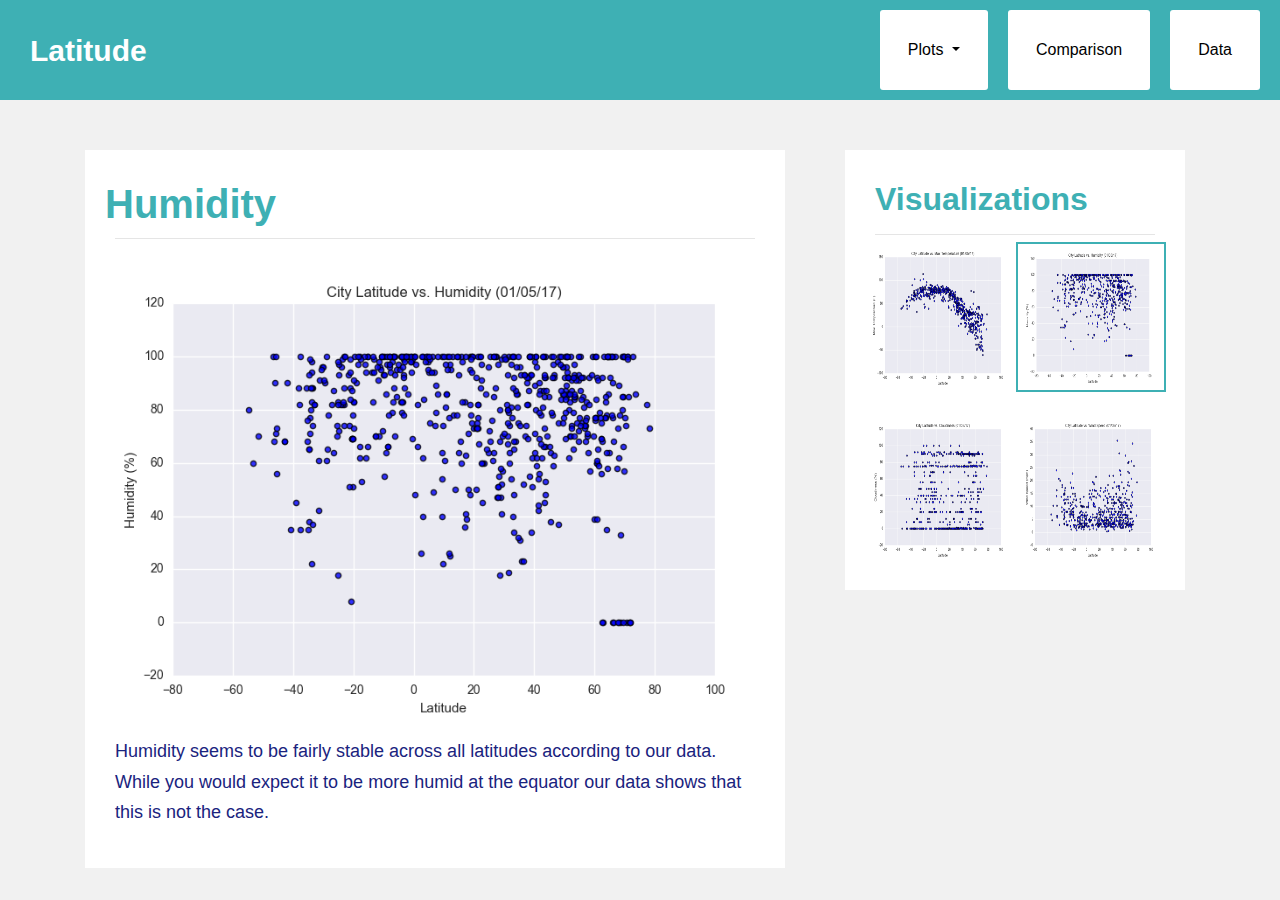
<file: humidity.html>
<!DOCTYPE html>
<html lang="en">

<head>
  <meta charset="UTF-8">
  <title>Humidity</title>
  <link rel="stylesheet" href="https://stackpath.bootstrapcdn.com/bootstrap/4.3.1/css/bootstrap.min.css" integrity="sha384-ggOyR0iXCbMQv3Xipma34MD+dH/1fQ784/j6cY/iJTQUOhcWr7x9JvoRxT2MZw1T" crossorigin="anonymous">
  <link rel="stylesheet" href="style.css">
</head>

<body>
    
    <nav class="navbar navbar-expand-lg">
        <a class="navbar-brand" href="index.html"><strong>Latitude</strong></a>
        <button class="navbar-toggler" type="button" data-toggle="collapse" data-target="#navbarSupportedContent" aria-controls="navbarSupportedContent" aria-expanded="false" aria-label="Toggle navigation">
          <span class="navbar-toggler-icon"></span>
        </button>
      
        <div class="collapse navbar-collapse" id="navbarSupportedContent">
            <ul class="navbar-nav">
                <li class="nav-item dropdown">
                    <a class="nav-link dropdown-toggle" href="#" id="navbarDropdown" role="button" data-toggle="dropdown" aria-haspopup="true" aria-expanded="false">
                        Plots
                    </a>
                    <div class="dropdown-menu" aria-labelledby="navbarDropdown">
                        <a class="dropdown-item" href="max-temp.html">Max Temperature</a>
                        <a class="dropdown-item" href="humidity.html">Humidity</a>
                        <a class="dropdown-item" href="cloudiness.html">Cloudiness</a>
                        <a class="dropdown-item" href="windspeed.html">Windspeed</a>
                    </div>
                </li>
                <li class="nav-item">
                    <a class="nav-link" href="comparison.html">Comparison</a>
                </li>
                <li class="nav-item">
                    <a class="nav-link" href="data.html">Data</a>
                </li>
            </ul>
        </div>
    </nav>

  <div style="display: flex;" class="container">
    <div class="row">
        <div class="col-md-8">
            <div class="display1" style="width: auto; overflow-y: auto; background-color: #ffffff; margin-right: 30px;  margin-top: 50px;">
                <div style="position: relative; top: 30px;">
                    <h1 style="color:#3eb0b4; margin-left: 20px;"><strong>Humidity</strong></h1>
                </div>
                <hr style="display: block; margin-left: 30px; margin-right: 30px; margin-top: 40px;">
                <a target="_blank" href="Resources/assets/images/Fig2.png">
                    <img src="Resources/assets/images/Fig2.png" alt="Lat vs Humidity" style="float: left; margin-right: 20px; height: auto; max-width: 100%; display: block;">
                </a>
                    <p style="font-size: 18px; max-width: 800px; color: #1A237E; margin-top: 40px; margin-bottom: 40px; line-height: 1.7; margin-left: 30px; margin-right: 30px;"> Humidity seems to be fairly stable across all latitudes according to our data. While you would expect it to be more humid at the equator our data shows that this is not the case. </p>
            </div>
        </div>
        <div class="col-md-4">
            <div class="display2" style="width: 340px; height: 440px; background-color: #ffffff; margin-top: 50px;">
                <div style="position: relative; top: 30px;">
                        <h2 style="text-indent: 30px; color: #3eb0b4;"><strong>Visualizations</strong></h2>
                       
                        <hr style="display: block; margin-left: 30px; margin-right: 30px;">
                </div>
                <table id="images-table">
                    <tr>
                    <td>
                        <a href="max-temp.html">
                        <img src="Resources/assets/images/Fig1.png" alt="Lat vs Temp" style="max-width: 100%; display: block; margin-left: 20px; margin-right: auto; width: 150px; height: 150px; margin-top: 20px;" class="img-container">
                        </a>
                    </td>
                    <td>
                        <a href="Resources/assets/images/Fig2.png">
                        <img src="Resources/assets/images/Fig2.png" alt="Lat vs Humidity" style="max-width: 100%; display: block; margin-left: auto; margin-right: 20px; width: 150px; height: 150px; margin-top: 20px; border: 2px solid #3eb0b4" class="img-container">
                        </a>
                    </td>
                    </tr>
                    <tr>
                    <td>
                        <a href="cloudiness.html">
                        <img src="Resources/assets/images/Fig3.png" alt="Lat vs Cloudiness" style="max-width: 100%; display: block; margin-left: 20px; margin-right: auto; width: 150px; height: 150px; margin-top: 20px;" class="img-container">
                        </a>
                    </td>
                    <td>
                        <a href="windspeed.html">
                            <img src="Resources/assets/images/Fig4.png" alt="Lat vs Wind Speed" style="max-width: 100%; display: block; margin-left: auto; margin-right: 20px; width: 150px; height: 150px; margin-top: 20px;" class="img-container">
                        </a>
                    </td>
                    </tr>
                </table>
            </div>
        </div>
    </div>
  </div>


  <script src="https://code.jquery.com/jquery-3.3.1.slim.min.js" integrity="sha384-q8i/X+965DzO0rT7abK41JStQIAqVgRVzpbzo5smXKp4YfRvH+8abtTE1Pi6jizo" crossorigin="anonymous"></script>
  <script src="https://cdnjs.cloudflare.com/ajax/libs/popper.js/1.14.7/umd/popper.min.js" integrity="sha384-UO2eT0CpHqdSJQ6hJty5KVphtPhzWj9WO1clHTMGa3JDZwrnQq4sF86dIHNDz0W1" crossorigin="anonymous"></script>
  <script src="https://stackpath.bootstrapcdn.com/bootstrap/4.3.1/js/bootstrap.min.js" integrity="sha384-JjSmVgyd0p3pXB1rRibZUAYoIIy6OrQ6VrjIEaFf/nJGzIxFDsf4x0xIM+B07jRM" crossorigin="anonymous"></script>
  

</body>
</html>
</file>
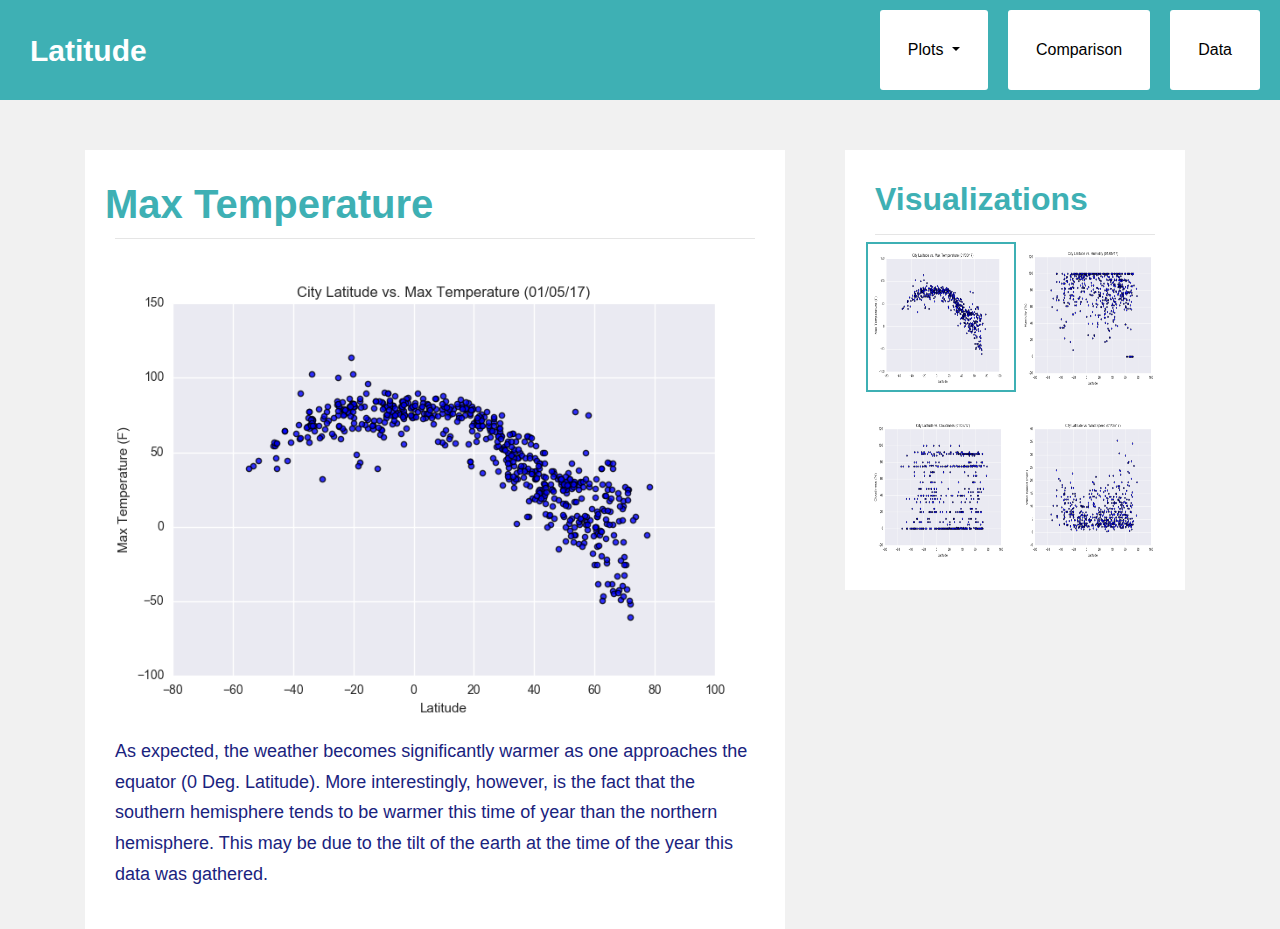
<file: max-temp.html>
<!DOCTYPE html>
<html lang="en">

<head>
  <meta charset="UTF-8">
  <title>Maximum Temperature</title>
  <link rel="stylesheet" href="https://stackpath.bootstrapcdn.com/bootstrap/4.3.1/css/bootstrap.min.css" integrity="sha384-ggOyR0iXCbMQv3Xipma34MD+dH/1fQ784/j6cY/iJTQUOhcWr7x9JvoRxT2MZw1T" crossorigin="anonymous">
  <link rel="stylesheet" href="style.css">
</head>

<body>

    
    <nav class="navbar navbar-expand-lg">
        <a class="navbar-brand" href="index.html"><strong>Latitude</strong></a>
        <button class="navbar-toggler" type="button" data-toggle="collapse" data-target="#navbarSupportedContent" aria-controls="navbarSupportedContent" aria-expanded="false" aria-label="Toggle navigation">
          <span class="navbar-toggler-icon"></span>
        </button>
      
        <div class="collapse navbar-collapse" id="navbarSupportedContent">
            <ul class="navbar-nav">
                <li class="nav-item dropdown">
                    <a class="nav-link dropdown-toggle" href="#" id="navbarDropdown" role="button" data-toggle="dropdown" aria-haspopup="true" aria-expanded="false">
                        Plots
                    </a>
                    <div class="dropdown-menu" aria-labelledby="navbarDropdown">
                        <a class="dropdown-item" href="max-temp.html">Max Temperature</a>
                        <a class="dropdown-item" href="humidity.html">Humidity</a>
                        <a class="dropdown-item" href="cloudiness.html">Cloudiness</a>
                        <a class="dropdown-item" href="windspeed.html">Windspeed</a>
                    </div>
                </li>
                <li class="nav-item">
                    <a class="nav-link" href="comparison.html">Comparison</a>
                </li>
                <li class="nav-item">
                    <a class="nav-link" href="data.html">Data</a>
                </li>
            </ul>
        </div>
    </nav>

  <div style="display: flex;" class="container">
    <div class="row">
        <div class="col-md-8">
            <div class="display1" style="width: auto; background-color: #ffffff; margin-right: 30px;  margin-top: 50px; overflow-y: auto;">
                <div style="position: relative; top: 30px;">
                    <h1 style="color:#3eb0b4; margin-left: 20px;"><strong>Max Temperature</strong></h1>
                </div>
                <hr style="display: block; margin-left: 30px; margin-right: 30px; margin-top: 40px;">
                <a target="_blank" href="Resources/assets/images/Fig1.png">
                    <img src="Resources/assets/images/Fig1.png" alt="Lat vs Temp" style="float: left; margin-right: 20px; height: auto; max-width: 100%; display: block;">
                </a>
                    <p style="font-size: 18px; max-width: 800px; color: #1A237E; margin-top: 40px; margin-bottom: 40px; line-height: 1.7; margin-left: 30px; margin-right: 30px;">As expected, the weather becomes significantly warmer as one approaches the equator (0 Deg. Latitude). More interestingly, however, is the fact that the southern hemisphere tends to be warmer this time of year than the northern hemisphere. This may be due to the tilt of the earth at the time of the year this data was gathered.</p>
            </div>
        </div>
        <div class="col-md-4">
            <div class="display2" style="width: 340px; height: 440px; background-color: #ffffff; margin-top: 50px;">
                <div style="position: relative; top: 30px;">
                        <h2 style="text-indent: 30px; color: #3eb0b4;"><strong>Visualizations</strong></h2>
                       
                        <hr style="display: block; margin-left: 30px; margin-right: 30px;">
                </div>
                <table id="images-table">
                    <tr>
                    <td>
                        <a href="Resources/assets/images/Fig1.png">
                        <img src="Resources/assets/images/Fig1.png" alt="Lat vs Temp" style="max-width: 100%; display: block; margin-left: 20px; margin-right: auto; width: 150px; height: 150px; margin-top: 20px; border: 2px solid #3eb0b4" class="img-container">
                        </a>
                    </td>
                    <td>
                        <a href="humidity.html">
                        <img src="Resources/assets/images/Fig2.png" alt="Lat vs Humidity" style="max-width: 100%; display: block; margin-left: auto; margin-right: 20px; width: 150px; height: 150px; margin-top: 20px;" class="img-container">
                        </a>
                    </td>
                    </tr>
                    <tr>
                    <td>
                        <a href="cloudiness.html">
                        <img src="Resources/assets/images/Fig3.png" alt="Lat vs Cloudiness" style="max-width: 100%; display: block; margin-left: 20px; margin-right: auto; width: 150px; height: 150px; margin-top: 20px;" class="img-container">
                        </a>
                    </td>
                    <td>
                        <a href="windspeed.html">
                            <img src="Resources/assets/images/Fig4.png" alt="Lat vs Windspeed" style="max-width: 100%; display: block; margin-left: auto; margin-right: 20px; width: 150px; height: 150px; margin-top: 20px;" class="img-container">
                        </a>
                    </td>
                    </tr>
                </table>
            </div>
        </div>
    </div>
  </div>


  <script src="https://code.jquery.com/jquery-3.3.1.slim.min.js" integrity="sha384-q8i/X+965DzO0rT7abK41JStQIAqVgRVzpbzo5smXKp4YfRvH+8abtTE1Pi6jizo" crossorigin="anonymous"></script>
  <script src="https://cdnjs.cloudflare.com/ajax/libs/popper.js/1.14.7/umd/popper.min.js" integrity="sha384-UO2eT0CpHqdSJQ6hJty5KVphtPhzWj9WO1clHTMGa3JDZwrnQq4sF86dIHNDz0W1" crossorigin="anonymous"></script>
  <script src="https://stackpath.bootstrapcdn.com/bootstrap/4.3.1/js/bootstrap.min.js" integrity="sha384-JjSmVgyd0p3pXB1rRibZUAYoIIy6OrQ6VrjIEaFf/nJGzIxFDsf4x0xIM+B07jRM" crossorigin="anonymous"></script>
  

</body>
</html>
</file>
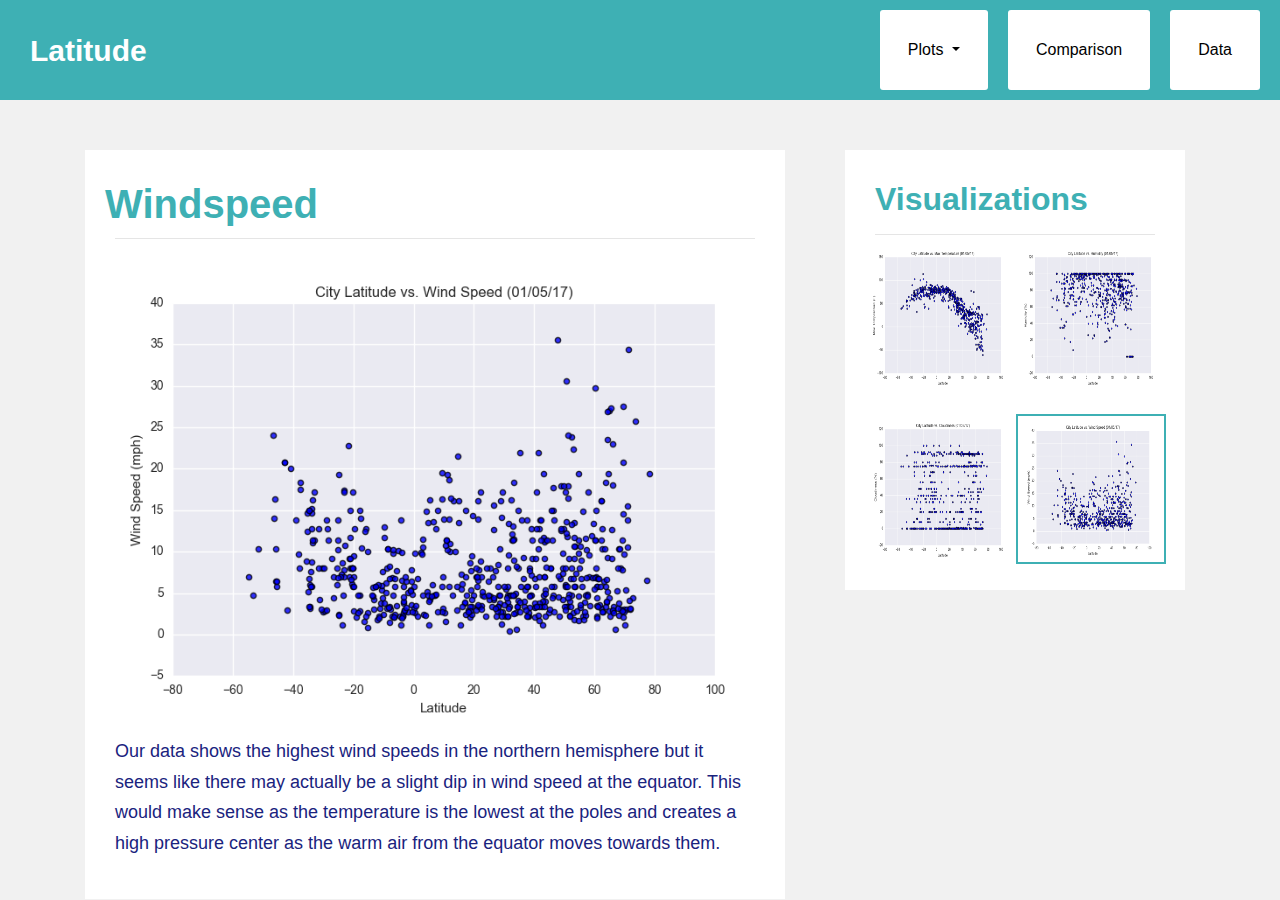
<file: windspeed.html>
<!DOCTYPE html>
<html lang="en">

<head>
  <meta charset="UTF-8">
  <title>Windspeed</title>
  <link rel="stylesheet" href="https://stackpath.bootstrapcdn.com/bootstrap/4.3.1/css/bootstrap.min.css" integrity="sha384-ggOyR0iXCbMQv3Xipma34MD+dH/1fQ784/j6cY/iJTQUOhcWr7x9JvoRxT2MZw1T" crossorigin="anonymous">
  <link rel="stylesheet" href="style.css">
</head>

<body>

    
    <nav class="navbar navbar-expand-lg">
        <a class="navbar-brand" href="index.html"><strong>Latitude</strong></a>
        <button class="navbar-toggler" type="button" data-toggle="collapse" data-target="#navbarSupportedContent" aria-controls="navbarSupportedContent" aria-expanded="false" aria-label="Toggle navigation">
          <span class="navbar-toggler-icon"></span>
        </button>
      
        <div class="collapse navbar-collapse" id="navbarSupportedContent">
            <ul class="navbar-nav">
                <li class="nav-item dropdown">
                    <a class="nav-link dropdown-toggle" href="#" id="navbarDropdown" role="button" data-toggle="dropdown" aria-haspopup="true" aria-expanded="false">
                        Plots
                    </a>
                    <div class="dropdown-menu" aria-labelledby="navbarDropdown">
                        <a class="dropdown-item" href="max-temp.html">Max Temperature</a>
                        <a class="dropdown-item" href="humidity.html">Humidity</a>
                        <a class="dropdown-item" href="cloudiness.html">Cloudiness</a>
                        <a class="dropdown-item" href="windspeed.html">Windspeed</a>
                    </div>
                </li>
                <li class="nav-item">
                    <a class="nav-link" href="comparison.html">Comparison</a>
                </li>
                <li class="nav-item">
                    <a class="nav-link" href="data.html">Data</a>
                </li>
            </ul>
        </div>
    </nav>

  <div style="display: flex;" class="container">
    <div class="row">
        <div class="col-md-8">
            <div class="display1" style="width: auto; overflow-y: auto; background-color: #ffffff; margin-right: 30px;  margin-top: 50px;">
                <div style="position: relative; top: 30px;">
                    <h1 style="color:#3eb0b4; margin-left: 20px;"><strong>Windspeed</strong></h1>
                </div>
                <hr style="display: block; margin-left: 30px; margin-right: 30px; margin-top: 40px;">
                <a target="_blank" href="Resources/assets/images/Fig4.png">
                    <img src="Resources/assets/images/Fig4.png" alt="Lat vs Windspeed" style="float: left; margin-right: 20px; height: auto; max-width: 100%; display: block;">
                </a>
                    <p style="font-size: 18px; max-width: 800px; color: #1A237E; margin-top: 40px; margin-bottom: 40px; line-height: 1.7; margin-left: 30px; margin-right: 30px;">Our data shows the highest wind speeds in the northern hemisphere but it seems like there may actually be a slight dip in wind speed at the equator. This would make sense as the temperature is the lowest at the poles and creates a high pressure center as the warm air from the equator moves towards them. </p>
            </div>
        </div>
        <div class="col-md-4">
            <div class="display2" style="width: 340px; height: 440px; background-color: #ffffff; margin-top: 50px;">
                <div style="position: relative; top: 30px;">
                        <h2 style="text-indent: 30px; color: #3eb0b4;"><strong>Visualizations</strong></h2>
                       
                        <hr style="display: block; margin-left: 30px; margin-right: 30px;">
                </div>
                <table id="images-table">
                    <tr>
                    <td>
                        <a href="max-temp.html">
                        <img src="Resources/assets/images/Fig1.png" alt="Lat vs Temp" style="max-width: 100%; display: block; margin-left: 20px; margin-right: auto; width: 150px; height: 150px; margin-top: 20px;" class="img-container">
                        </a>
                    </td>
                    <td>
                        <a href="humidity.html">
                        <img src="Resources/assets/images/Fig2.png" alt="Lat vs Humidity" style="max-width: 100%; display: block; margin-left: auto; margin-right: 20px; width: 150px; height: 150px; margin-top: 20px;" class="img-container">
                        </a>
                    </td>
                    </tr>
                    <tr>
                    <td>
                        <a href="cloudiness.html">
                        <img src="Resources/assets/images/Fig3.png" alt="Lat vs Cloudiness" style="max-width: 100%; display: block; margin-left: 20px; margin-right: auto; width: 150px; height: 150px; margin-top: 20px;" class="img-container">
                        </a>
                    </td>
                    <td>
                        <a href="Resources/assets/images/Fig4.png">
                            <img src="Resources/assets/images/Fig4.png" alt="Lat vs Windspeed" style="max-width: 100%; display: block; margin-left: auto; margin-right: 20px; width: 150px; height: 150px; margin-top: 20px; border: 2px solid #3eb0b4" class="img-container">
                        </a>
                    </td>
                    </tr>
                </table>
            </div>
        </div>
    </div>
  </div>


  <script src="https://code.jquery.com/jquery-3.3.1.slim.min.js" integrity="sha384-q8i/X+965DzO0rT7abK41JStQIAqVgRVzpbzo5smXKp4YfRvH+8abtTE1Pi6jizo" crossorigin="anonymous"></script>
  <script src="https://cdnjs.cloudflare.com/ajax/libs/popper.js/1.14.7/umd/popper.min.js" integrity="sha384-UO2eT0CpHqdSJQ6hJty5KVphtPhzWj9WO1clHTMGa3JDZwrnQq4sF86dIHNDz0W1" crossorigin="anonymous"></script>
  <script src="https://stackpath.bootstrapcdn.com/bootstrap/4.3.1/js/bootstrap.min.js" integrity="sha384-JjSmVgyd0p3pXB1rRibZUAYoIIy6OrQ6VrjIEaFf/nJGzIxFDsf4x0xIM+B07jRM" crossorigin="anonymous"></script>
  

</body>
</html>
</file>
<file: style.css>
/* Giving the body the specified background color */
body {
    background: #f1f1f1;
  }
  
  /* Giving our navbar some padding and a background color */
  .navbar {
    padding: 10px;
    background: #3eb0b4;
  }
  
  /* Making our navbar li's inline-block elements this makes it so we can have multiple on the same line. Floats could have been used too */
  .navbar li {
    display: inline-block;
    padding: 20px;
    margin-right: 10px;
    margin-left: 10px;
    cursor: pointer;
    background: #fff;
    border-radius: 3px;
  }
  
  /* Getting rid of the default link styles here */
  .navbar li a {
    color: #000;
    text-decoration: none;
  }
/* Below are the main navbar settings */
  
.navbar-brand {
    color: #ffffff;
    font-size: 30px;
    margin-left: 20px;
}

.navbar-nav {
    display: flex;
    justify-content: flex-end;
    width: 100%;
}

.nav-item {
    margin-left: 10px;
}

.dropdown-menu {
    right: 0;
    left: auto;
}

.ml-auto {
    order: -1;
}
    /* Media query for screens smaller than 768px and the settings for the navbar*/
@media (max-width: 767px) {
.navbar-nav {
    flex-direction: column;
    align-items: flex-start;
}
.navbar-brand {
    color: #ffffff;
    font-size: 30px;
    margin-left: 20px;
    background-color: #3eb0b4;
    height: 100%;
}
.navbar {
    padding: 0px;
    background: #ffffff;
}
.navbar-toggler {
    border: 2px solid black;
    margin-right: 5px;
    padding: 3px 8px;
}
.navbar-toggler-icon {
display: inline-block;
width: 28px;
height: 28px;
background: transparent url('https://cdn4.iconfinder.com/data/icons/wirecons-free-vector-icons/32/menu-alt-512.png') no-repeat center center;
background-size: contain;
cursor: pointer;
}
.dropdown-menu {
    position: static;
    float: none;
    width: auto;
}
}
  
/* settings for comparison page when it is small. attempting to make horizontal lines after each row. Failed, may come back to it later.

  @media (max-width: 767px) {
    #Comparison .row:after { 
        content: "";
        display: block;
        width: 100%;
        height: 1px;
        background-color: black;
        margin-top: 20px;
    }
}
*/
</file>
